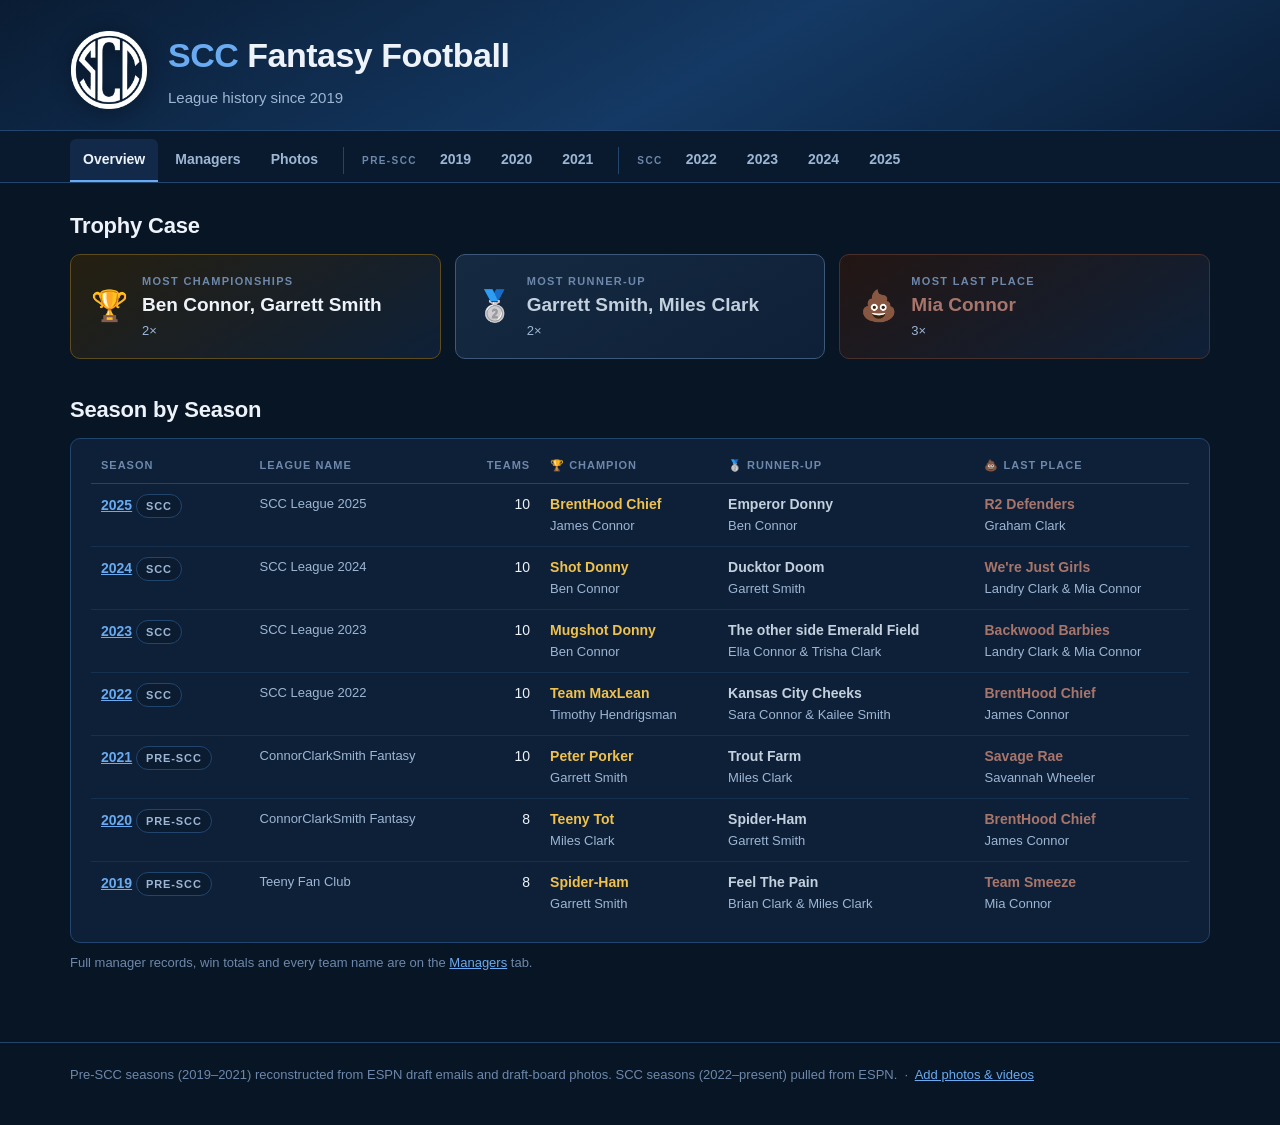
<file: index.html>
<!doctype html>
<html lang="en">
<head>
<meta charset="utf-8">
<meta name="viewport" content="width=device-width,initial-scale=1">
<title>SCC Fantasy Football — History</title>
<meta name="description" content="The complete history of the SCC fantasy football league: champions, draft boards, team names and records since 2019.">
<link rel="stylesheet" href="assets/style.css">
<link rel="icon" href="assets/favicon.png">
</head>
<body>

<header class="site">
  <div class="wrap brand">
    <img class="logo" src="assets/logo-white.png" alt="SCC league logo">
    <div>
      <h1 class="title" id="siteTitle">SCC Fantasy Football</h1>
      <p class="sub" id="siteSub">League history since 2019</p>
    </div>
  </div>
</header>

<nav class="tabs"><div class="wrap" id="tabs"></div></nav>

<main><div class="wrap" id="views">
  <div class="empty">Loading league history…</div>
</div></main>

<footer><div class="wrap">
  Pre-SCC seasons (2019–2021) reconstructed from ESPN draft emails and draft-board photos.
  SCC seasons (2022–present) pulled from ESPN.
  &nbsp;·&nbsp; <a href="add-photos.html">Add photos &amp; videos</a>
</div></footer>

<div id="lightbox"><img alt=""><video controls playsinline style="display:none"></video></div>
<script src="assets/app.js"></script>
</body>
</html>
</file>
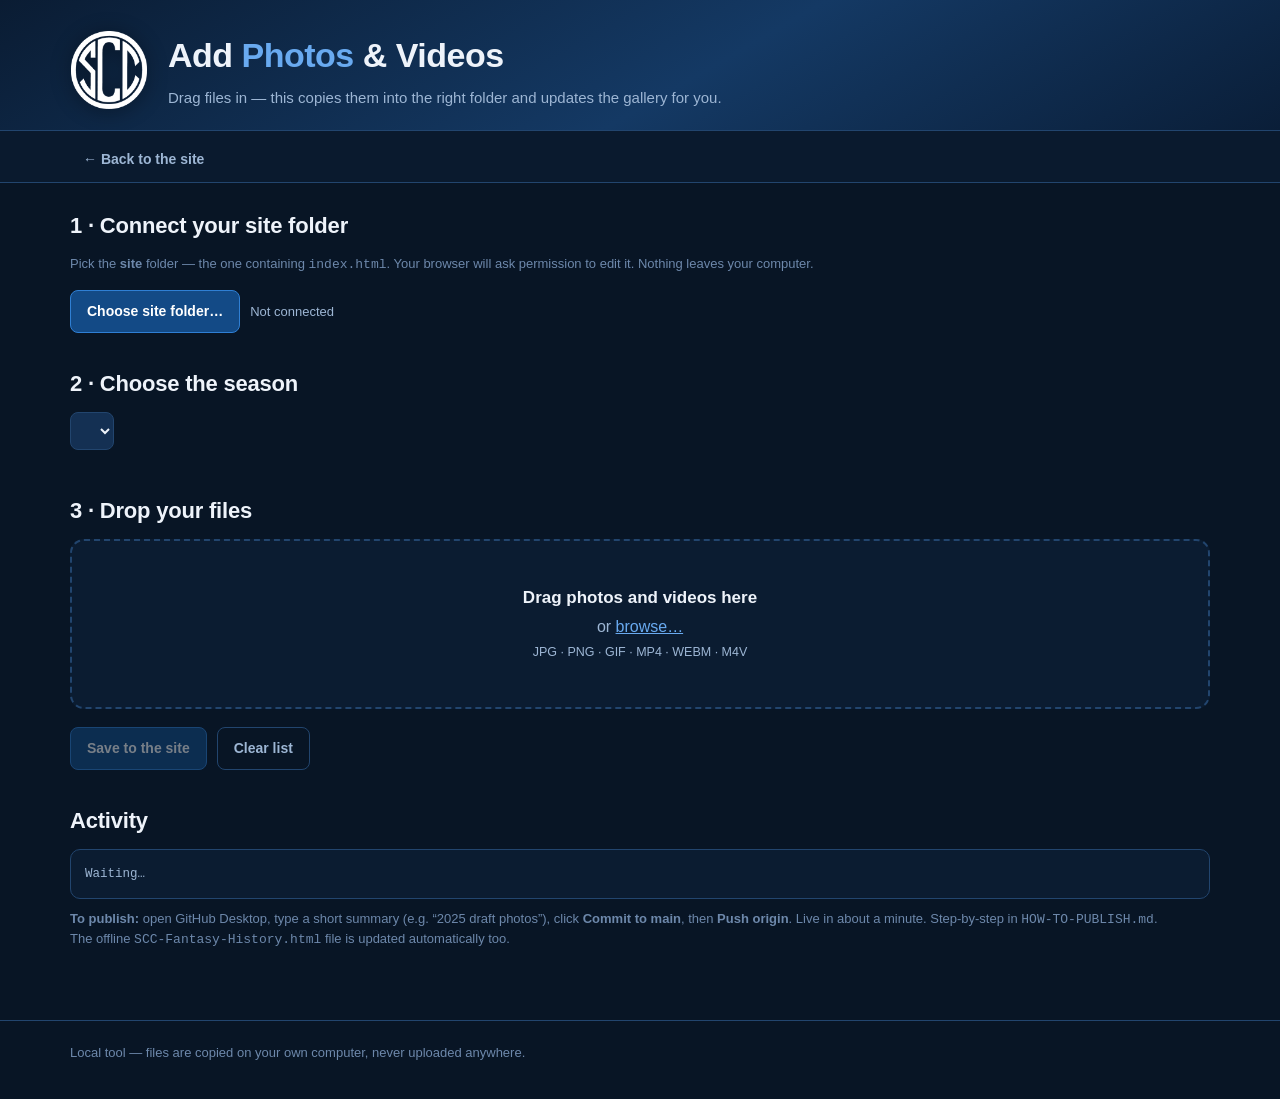
<file: add-photos.html>
<!doctype html>
<html lang="en">
<head>
<meta charset="utf-8">
<meta name="viewport" content="width=device-width,initial-scale=1">
<title>Add Photos &amp; Videos — SCC Fantasy History</title>
<link rel="stylesheet" href="assets/style.css">
<link rel="icon" href="assets/favicon.png">
<style>
  .step{margin:0 0 16px}
  .btn{
    display:inline-flex;align-items:center;gap:8px;background:var(--blue-dk);color:#fff;border:1px solid var(--blue);
    font:inherit;font-weight:650;font-size:14px;padding:10px 16px;border-radius:8px;cursor:pointer;
  }
  .btn:hover{background:var(--blue)}
  .btn[disabled]{opacity:.45;cursor:not-allowed}
  .btn.ghost{background:transparent;color:var(--muted);border-color:var(--line)}
  .btn.ghost:hover{background:#12294a;color:var(--ink)}
  .row{display:flex;gap:10px;align-items:center;flex-wrap:wrap}
  select,input[type=text]{
    background:var(--panel2);border:1px solid var(--line);color:var(--ink);border-radius:8px;
    padding:9px 11px;font:inherit;font-size:14px;
  }
  #drop{
    border:2px dashed var(--line);border-radius:14px;padding:44px 20px;text-align:center;
    background:#0b1c31;color:var(--muted);transition:.15s ease;margin-top:6px;
  }
  #drop.hot{border-color:var(--blue-lt);background:#12294a;color:var(--ink)}
  #drop b{display:block;font-size:17px;color:var(--ink);margin-bottom:4px}
  .queue{list-style:none;padding:0;margin:14px 0 0}
  .queue li{
    display:flex;gap:12px;align-items:center;padding:9px;border:1px solid var(--line);
    border-radius:10px;background:var(--panel);margin-bottom:8px;
  }
  .queue .thumb{width:74px;height:56px;flex:none;border-radius:6px;object-fit:cover;background:var(--panel2)}
  .queue .meta{flex:1;min-width:0}
  .queue .fn{font-weight:600;font-size:13.5px;word-break:break-all}
  .queue input[type=text]{width:100%;margin-top:5px;font-size:13px;padding:6px 9px}
  .queue .size{font-size:11.5px;color:var(--dim);white-space:nowrap}
  .x{background:none;border:0;color:var(--dim);font-size:19px;cursor:pointer;padding:0 6px}
  .x:hover{color:var(--toilet)}
  .warn{font-size:11.5px;color:var(--gold);margin-top:3px}
  .bad{color:var(--toilet)}
  .log{
    font:12.5px/1.6 ui-monospace,SFMono-Regular,Menlo,monospace;background:#0b1c31;border:1px solid var(--line);
    border-radius:10px;padding:14px;white-space:pre-wrap;color:var(--muted);max-height:280px;overflow:auto;
  }
  .ok{color:#7fd6a0}
  .existing{display:flex;flex-wrap:wrap;gap:8px;margin-top:10px}
  .existing span{
    font-size:12px;background:var(--panel2);border:1px solid var(--line);border-radius:99px;
    padding:4px 10px;color:var(--muted);display:inline-flex;align-items:center;gap:7px;
  }
  .existing button{background:none;border:0;color:var(--dim);cursor:pointer;font-size:14px;padding:0;line-height:1}
  .existing button:hover{color:var(--toilet)}
</style>
</head>
<body>

<header class="site">
  <div class="wrap brand">
    <img class="logo" src="assets/logo-white.png" alt="SCC league logo">
    <div>
      <h1 class="title">Add <span>Photos</span> &amp; Videos</h1>
      <p class="sub">Drag files in — this copies them into the right folder and updates the gallery for you.</p>
    </div>
  </div>
</header>

<nav class="tabs"><div class="wrap">
  <button onclick="location.href='index.html'">← Back to the site</button>
</div></nav>

<main><div class="wrap">

  <div id="unsupported" class="empty" style="display:none">
    <b>This browser can't write files.</b><br><br>
    Use <b>Chrome</b> or <b>Edge</b> on a computer. Safari and Firefox don't support the folder-access
    feature this tool needs. (You can still add files by hand — see <code>HOW-TO-PUBLISH.md</code>.)
  </div>

  <div id="app">
    <h2>1 · Connect your site folder</h2>
    <p class="note step">Pick the <b>site</b> folder — the one containing <code>index.html</code>. Your browser will
      ask permission to edit it. Nothing leaves your computer.</p>
    <div class="row">
      <button class="btn" id="pick">Choose site folder…</button>
      <span id="folderState" class="oname">Not connected</span>
    </div>

    <h2>2 · Choose the season</h2>
    <div class="row">
      <select id="year"></select>
      <span class="oname" id="yearState"></span>
    </div>
    <div class="existing" id="existing"></div>

    <h2>3 · Drop your files</h2>
    <div id="drop">
      <b>Drag photos and videos here</b>
      or <a href="#" id="browse">browse…</a><br>
      <span style="font-size:12.5px">JPG · PNG · GIF · MP4 · WEBM · M4V</span>
    </div>
    <input type="file" id="filein" multiple accept="image/*,video/*" style="display:none">
    <div id="suggest" style="display:none"></div>
    <ul class="queue" id="queue"></ul>

    <div class="row" style="margin-top:18px">
      <button class="btn" id="save" disabled>Save to the site</button>
      <button class="btn ghost" id="clear">Clear list</button>
    </div>

    <h2>Activity</h2>
    <div class="log" id="log">Waiting…</div>
    <p class="note"><b>To publish:</b> open GitHub Desktop, type a short summary
      (e.g. &ldquo;2025 draft photos&rdquo;), click <b>Commit to main</b>, then <b>Push origin</b>.
      Live in about a minute. Step-by-step in <code>HOW-TO-PUBLISH.md</code>.<br>
      The offline <code>SCC-Fantasy-History.html</code> file is updated automatically too.</p>
  </div>

</div></main>

<footer><div class="wrap">Local tool — files are copied on your own computer, never uploaded anywhere.</div></footer>

<script>
(function () {
  "use strict";
  var $ = function (s) { return document.querySelector(s); };
  var VIDEO = /\.(mp4|m4v|mov|webm|ogv)$/i;
  var IMAGE = /\.(jpe?g|png|gif|webp|avif)$/i;
  var HEIC  = /\.(heic|heif)$/i;

  var root = null;            // site folder handle
  var photosJson = null;      // parsed data/photos.json
  var queue = [];             // {file, name, caption}

  if (!window.showDirectoryPicker) {
    $("#unsupported").style.display = "";
    $("#app").style.display = "none";
    return;
  }

  function log(msg, cls) {
    var el = $("#log");
    if (el.textContent === "Waiting…") el.textContent = "";
    var line = document.createElement("div");
    if (cls) line.className = cls;
    line.textContent = msg;
    el.appendChild(line);
    el.scrollTop = el.scrollHeight;
  }
  function esc(s) {
    return String(s == null ? "" : s).replace(/[&<>"]/g, function (c) {
      return { "&": "&amp;", "<": "&lt;", ">": "&gt;", '"': "&quot;" }[c];
    });
  }
  function human(b) {
    return b > 1048576 ? (b / 1048576).toFixed(1) + " MB" : Math.max(1, Math.round(b / 1024)) + " KB";
  }
  // "Draft Night 2019 (1).JPG" -> "draft-night-2019-1.jpg"
  function safeName(n) {
    var dot = n.lastIndexOf(".");
    var stem = dot > 0 ? n.slice(0, dot) : n;
    var ext = dot > 0 ? n.slice(dot).toLowerCase() : "";
    stem = stem.toLowerCase().replace(/[^a-z0-9]+/g, "-").replace(/^-+|-+$/g, "") || "file";
    return stem + ext;
  }


  /* ---------- capture-date detection ----------
     JPEG: EXIF DateTimeOriginal (APP1 segment). MP4/MOV: mvhd creation time.
     Deliberately advisory only — a screenshot of an old photo carries the date the
     screenshot was taken, so we suggest a season and let the user confirm. */
  function readU16(dv, off, little) { return dv.getUint16(off, little); }
  function readU32(dv, off, little) { return dv.getUint32(off, little); }

  function exifDateFromJpeg(buf) {
    var dv = new DataView(buf);
    if (dv.byteLength < 4 || dv.getUint16(0) !== 0xFFD8) return null;   // not a JPEG
    var off = 2;
    while (off + 4 < dv.byteLength) {
      if (dv.getUint8(off) !== 0xFF) break;
      var marker = dv.getUint8(off + 1), size = dv.getUint16(off + 2);
      if (marker === 0xE1) {                                            // APP1
        var start = off + 4;
        var tag = "";
        for (var i = 0; i < 4; i++) tag += String.fromCharCode(dv.getUint8(start + i));
        if (tag !== "Exif") return null;
        return exifDateFromTiff(dv, start + 6);
      }
      if (marker === 0xDA) break;                                       // start of scan
      off += 2 + size;
    }
    return null;
  }

  function exifDateFromTiff(dv, base) {
    if (base + 8 > dv.byteLength) return null;
    var bo = dv.getUint16(base);
    var little = bo === 0x4949;
    if (!little && bo !== 0x4D4D) return null;
    if (readU16(dv, base + 2, little) !== 0x002A) return null;

    function findTag(ifdOff, want) {
      if (ifdOff + 2 > dv.byteLength) return null;
      var n = readU16(dv, ifdOff, little), hit = null;
      for (var i = 0; i < n; i++) {
        var e = ifdOff + 2 + i * 12;
        if (e + 12 > dv.byteLength) break;
        if (readU16(dv, e, little) === want) hit = e;
      }
      return hit;
    }
    function asciiAt(entry) {
      var count = readU32(dv, entry + 4, little);
      var valOff = count > 4 ? base + readU32(dv, entry + 8, little) : entry + 8;
      var out = "";
      for (var i = 0; i < count - 1 && valOff + i < dv.byteLength; i++) {
        out += String.fromCharCode(dv.getUint8(valOff + i));
      }
      return out;
    }

    var ifd0 = base + readU32(dv, base + 4, little);
    var str = null;
    var ptr = findTag(ifd0, 0x8769);                                    // Exif sub-IFD
    if (ptr) {
      var sub = base + readU32(dv, ptr + 8, little);
      var orig = findTag(sub, 0x9003) || findTag(sub, 0x9004);          // DateTimeOriginal / Digitized
      if (orig) str = asciiAt(orig);
    }
    if (!str) {
      var dt = findTag(ifd0, 0x0132);                                   // plain DateTime
      if (dt) str = asciiAt(dt);
    }
    if (!str) return null;
    var m = str.match(/^(\d{4})[:\-](\d{2})[:\-](\d{2})/);
    return m ? new Date(+m[1], +m[2] - 1, +m[3]) : null;
  }

  function mp4DateFromBuffer(buf) {
    var dv = new DataView(buf);
    function walk(start, end, depth) {
      var off = start;
      while (off + 8 <= end && depth < 5) {
        var size = dv.getUint32(off);
        var type = "";
        for (var i = 0; i < 4; i++) type += String.fromCharCode(dv.getUint8(off + 4 + i));
        if (size === 1) return null;                                    // 64-bit box, skip
        if (size < 8) return null;
        if (type === "moov" || type === "trak" || type === "mdia") {
          var r = walk(off + 8, Math.min(off + size, end), depth + 1);
          if (r) return r;
        } else if (type === "mvhd" || type === "mdhd") {
          var v = dv.getUint8(off + 8);
          var secs = v === 1 ? Number(dv.getBigUint64(off + 12)) : dv.getUint32(off + 12);
          if (secs > 0) {
            // QuickTime epoch is 1904-01-01
            var d = new Date((secs - 2082844800) * 1000);
            if (d.getFullYear() > 1970 && d.getFullYear() < 2100) return d;
          }
        }
        off += size;
      }
      return null;
    }
    return walk(0, dv.byteLength, 0);
  }

  function readMediaDate(file) {
    // the header is all we need; never read a whole video into memory
    var slice = file.slice(0, 256 * 1024);
    return slice.arrayBuffer().then(function (buf) {
      try {
        if (/\.(jpe?g)$/i.test(file.name)) return exifDateFromJpeg(buf);
        if (VIDEO.test(file.name)) return mp4DateFromBuffer(buf);
      } catch (e) { /* malformed header - just give up quietly */ }
      return null;
    }).catch(function () { return null; });
  }

  /* ---------- step 1: connect folder ---------- */
  $("#pick").onclick = async function () {
    try {
      var handle = await window.showDirectoryPicker({ mode: "readwrite" });
      // sanity-check that this really is the site folder
      try {
        await handle.getFileHandle("index.html");
      } catch (e) {
        log("That folder has no index.html — pick the 'site' folder itself.", "bad");
        return;
      }
      var dataDir = await handle.getDirectoryHandle("data");
      var fh = await dataDir.getFileHandle("photos.json");
      photosJson = JSON.parse(await (await fh.getFile()).text());
      root = handle;
      $("#folderState").textContent = "Connected: " + handle.name;
      $("#folderState").style.color = "var(--ink)";
      log("Connected to " + handle.name + "/", "ok");
      await loadYears(dataDir);
      // if photos.json was hand-edited, push those edits into the offline copy now
      await refreshStandalone(true);
      refreshExisting();
      refreshSave();
    } catch (e) {
      if (e && e.name === "AbortError") return;   // user closed the picker
      if (e && e.name === "SecurityError") {
        log("This browser won't grant folder access to a file opened directly.", "bad");
        log("Fix: open a Terminal, run  cd <your site folder> && python3 -m http.server 8000", "bad");
        log("then visit  http://localhost:8000/add-photos.html", "bad");
        return;
      }
      log("Could not open that folder: " + e.message, "bad");
    }
  };

  async function loadYears(dataDir) {
    var years = Object.keys(photosJson).filter(function (k) { return /^\d{4}$/.test(k); });
    try {
      var lh = await dataDir.getFileHandle("league.json");
      var lg = JSON.parse(await (await lh.getFile()).text());
      (lg.seasons || []).forEach(function (s) {
        if (years.indexOf(String(s.year)) < 0) years.push(String(s.year));
      });
    } catch (e) { /* league.json optional here */ }
    years.sort().reverse();
    var sel = $("#year");
    sel.innerHTML = years.map(function (y) { return "<option>" + y + "</option>"; }).join("");
    sel.onchange = function () { refreshExisting(); suggestYear(); };
  }

  function refreshExisting() {
    var y = $("#year").value;
    var list = (photosJson && photosJson[y]) || [];
    $("#yearState").textContent = list.length
      ? list.length + " item" + (list.length === 1 ? "" : "s") + " already in this season"
      : "nothing in this season yet";
    $("#existing").innerHTML = list.map(function (p, i) {
      return "<span>" + (VIDEO.test(p.file) ? "▶ " : "") + esc(p.file) +
        "<button title='Remove from the gallery' data-i='" + i + "'>×</button></span>";
    }).join("");
    Array.prototype.forEach.call($("#existing").querySelectorAll("button"), function (b) {
      b.onclick = async function () {
        var idx = +b.dataset.i, removed = photosJson[y][idx];
        photosJson[y].splice(idx, 1);
        await writeJson();
        log("Removed " + removed.file + " from " + y + " (the file itself is still on disk).");
        refreshExisting();
      };
    });
  }

  /* ---------- step 3: queue files ---------- */
  var drop = $("#drop");
  ["dragenter", "dragover"].forEach(function (ev) {
    drop.addEventListener(ev, function (e) { e.preventDefault(); drop.classList.add("hot"); });
  });
  ["dragleave", "drop"].forEach(function (ev) {
    drop.addEventListener(ev, function (e) { e.preventDefault(); drop.classList.remove("hot"); });
  });
  drop.addEventListener("drop", function (e) { add(e.dataTransfer.files); });
  // don't let a stray miss navigate away from the page
  window.addEventListener("dragover", function (e) { e.preventDefault(); });
  window.addEventListener("drop", function (e) { e.preventDefault(); });

  $("#browse").onclick = function (e) { e.preventDefault(); $("#filein").click(); };
  $("#filein").onchange = function () { add(this.files); this.value = ""; };

  function add(files) {
    Array.prototype.forEach.call(files, function (f) {
      var name = safeName(f.name);
      if (!IMAGE.test(name) && !VIDEO.test(name) && !HEIC.test(name)) {
        log("Skipped " + f.name + " — not a photo or video.", "bad");
        return;
      }
      if (queue.some(function (q) { return q.name === name; })) {
        log("Skipped " + f.name + " — already in the list.");
        return;
      }
      var item = { file: f, name: name, caption: "", taken: null };
      queue.push(item);
      readMediaDate(f).then(function (d) {
        item.taken = d;
        renderQueue();
        suggestYear();
      });
    });
    renderQueue();
    refreshSave();
    suggestYear();
  }

  /* If every dated file points at one season, offer it as a one-click switch.
     Never change the dropdown automatically — a screenshot of an old photo carries
     the date it was screenshotted, which would file it under the wrong year. */
  function suggestYear() {
    var box = $("#suggest");
    var years = {};
    queue.forEach(function (q) {
      if (q.taken) years[q.taken.getFullYear()] = (years[q.taken.getFullYear()] || 0) + 1;
    });
    var keys = Object.keys(years);
    var options = Array.prototype.map.call($("#year").options, function (o) { return o.value; });
    if (keys.length !== 1 || keys[0] === $("#year").value || options.indexOf(keys[0]) < 0) {
      box.innerHTML = "";
      box.style.display = "none";
      return;
    }
    var y = keys[0], n = years[y];
    box.style.display = "";
    box.innerHTML = "<span>📅 " + (n === 1
        ? "1 file looks like it was taken in <b>" + y + "</b>"
        : n + " files look like they were taken in <b>" + y + "</b>") +
      ", but <b>" + $("#year").value + "</b> is selected.</span> " +
      "<button class='btn ghost' id='useyear'>Switch to " + y + "</button>";
    $("#useyear").onclick = function () {
      $("#year").value = y;
      refreshExisting();
      suggestYear();
      log("Season set to " + y + " from the file dates.");
    };
  }

  function renderQueue() {
    var ul = $("#queue");
    ul.innerHTML = "";
    queue.forEach(function (q, i) {
      var li = document.createElement("li");
      var notes = [];
      var taken = q.taken
        ? q.taken.toLocaleDateString(undefined, { year: "numeric", month: "short", day: "numeric" })
        : null;
      if (HEIC.test(q.name)) notes.push("HEIC won't display in browsers — export as JPG first.");
      if (/\.mov$/i.test(q.name)) notes.push("MOV often won't play in Chrome — MP4 is safer.");
      if (q.file.size > 100 * 1048576) notes.push("Over 100 MB — GitHub will refuse this file.");
      else if (q.file.size > 50 * 1048576) notes.push("Over 50 MB — GitHub will warn about this.");

      li.innerHTML =
        "<img class='thumb' alt=''>" +
        "<div class='meta'><div class='fn'>" + (VIDEO.test(q.name) ? "▶ " : "") + esc(q.name) +
        (taken ? " <span class='taken'>📅 " + esc(taken) + "</span>" : "") + "</div>" +
        "<input type='text' placeholder='Caption (optional)' value='" + esc(q.caption) + "' data-i='" + i + "'>" +
        (notes.length ? "<div class='warn'>" + esc(notes.join(" ")) + "</div>" : "") +
        "</div><span class='size'>" + human(q.file.size) + "</span>" +
        "<button class='x' data-i='" + i + "' title='Remove'>×</button>";
      ul.appendChild(li);

      var img = li.querySelector(".thumb");
      if (IMAGE.test(q.name)) {
        var u = URL.createObjectURL(q.file);
        img.src = u;
        img.onload = function () { URL.revokeObjectURL(u); };
      } else {
        img.replaceWith(Object.assign(document.createElement("div"), {
          className: "thumb",
          style: "display:flex;align-items:center;justify-content:center;color:var(--muted);font-size:20px",
          textContent: VIDEO.test(q.name) ? "▶" : "?"
        }));
      }
      li.querySelector("input").oninput = function () { queue[+this.dataset.i].caption = this.value; };
      li.querySelector(".x").onclick = function () { queue.splice(+this.dataset.i, 1); renderQueue(); refreshSave(); };
    });
  }

  $("#clear").onclick = function () { queue = []; renderQueue(); refreshSave(); };
  function refreshSave() { $("#save").disabled = !(root && queue.length); }

  /* ---------- save ---------- */
  async function writeJson() {
    var dataDir = await root.getDirectoryHandle("data");
    var fh = await dataDir.getFileHandle("photos.json", { create: true });
    var w = await fh.createWritable();
    await w.write(JSON.stringify(photosJson, null, 2));
    await w.close();
    await refreshStandalone();
  }

  /* SCC-Fantasy-History.html has the JSON baked in, so editing photos.json alone
     would leave the offline copy stale. Splice the new data straight into it. */
  async function refreshStandalone(quiet) {
    var fh;
    try {
      fh = await root.getFileHandle("SCC-Fantasy-History.html");
    } catch (e) {
      return;                       // offline copy isn't there; nothing to do
    }
    try {
      var text = await (await fh.getFile()).text();
      var START = "window.SCC_DATA=", END = ";/*SCC_DATA_END*/";
      var a = text.indexOf(START), b = text.indexOf(END, a);
      if (a < 0 || b < 0) {
        log("Note: couldn't refresh SCC-Fantasy-History.html — re-run build_standalone.py to update it.", "bad");
        return;
      }
      var blob = JSON.parse(text.slice(a + START.length, b));
      blob["data/photos.json"] = photosJson;
      var updated = text.slice(0, a + START.length) +
        JSON.stringify(blob).replace(/<\//g, "<\\/") +
        text.slice(b);
      if (quiet && updated === text) return;      // already in sync, say nothing
      var w = await fh.createWritable();
      await w.write(updated);
      await w.close();
      log(quiet
        ? "Synced SCC-Fantasy-History.html with data/photos.json."
        : "Refreshed SCC-Fantasy-History.html too.", "ok");
    } catch (e) {
      log("Note: couldn't refresh SCC-Fantasy-History.html (" + e.message + ").", "bad");
    }
  }

  $("#save").onclick = async function () {
    var y = $("#year").value;
    $("#save").disabled = true;
    try {
      var photosDir = await root.getDirectoryHandle("photos", { create: true });
      var yearDir = await photosDir.getDirectoryHandle(y, { create: true });
      if (!photosJson[y]) photosJson[y] = [];

      for (var i = 0; i < queue.length; i++) {
        var q = queue[i];
        var name = q.name;
        // never silently overwrite an existing file
        var taken = photosJson[y].some(function (p) { return p.file === name; });
        if (taken) {
          var dot = name.lastIndexOf(".");
          name = name.slice(0, dot) + "-" + Date.now().toString(36).slice(-4) + name.slice(dot);
          log("A file named " + q.name + " already existed — saved as " + name + " instead.");
        }
        var fh = await yearDir.getFileHandle(name, { create: true });
        var w = await fh.createWritable();
        await w.write(q.file);
        await w.close();
        var entry = { file: name };
        if (q.caption.trim()) entry.caption = q.caption.trim();
        photosJson[y].push(entry);
        log("Saved photos/" + y + "/" + name + "  (" + human(q.file.size) + ")", "ok");
      }
      await writeJson();
      log("Updated data/photos.json — " + queue.length + " item(s) added to " + y + ".", "ok");
      log("Now commit and push to GitHub to publish.");
      queue = [];
      renderQueue();
      refreshExisting();
    } catch (e) {
      log("Save failed: " + e.message, "bad");
    }
    refreshSave();
  };
})();
</script>
</body>
</html>
</file>
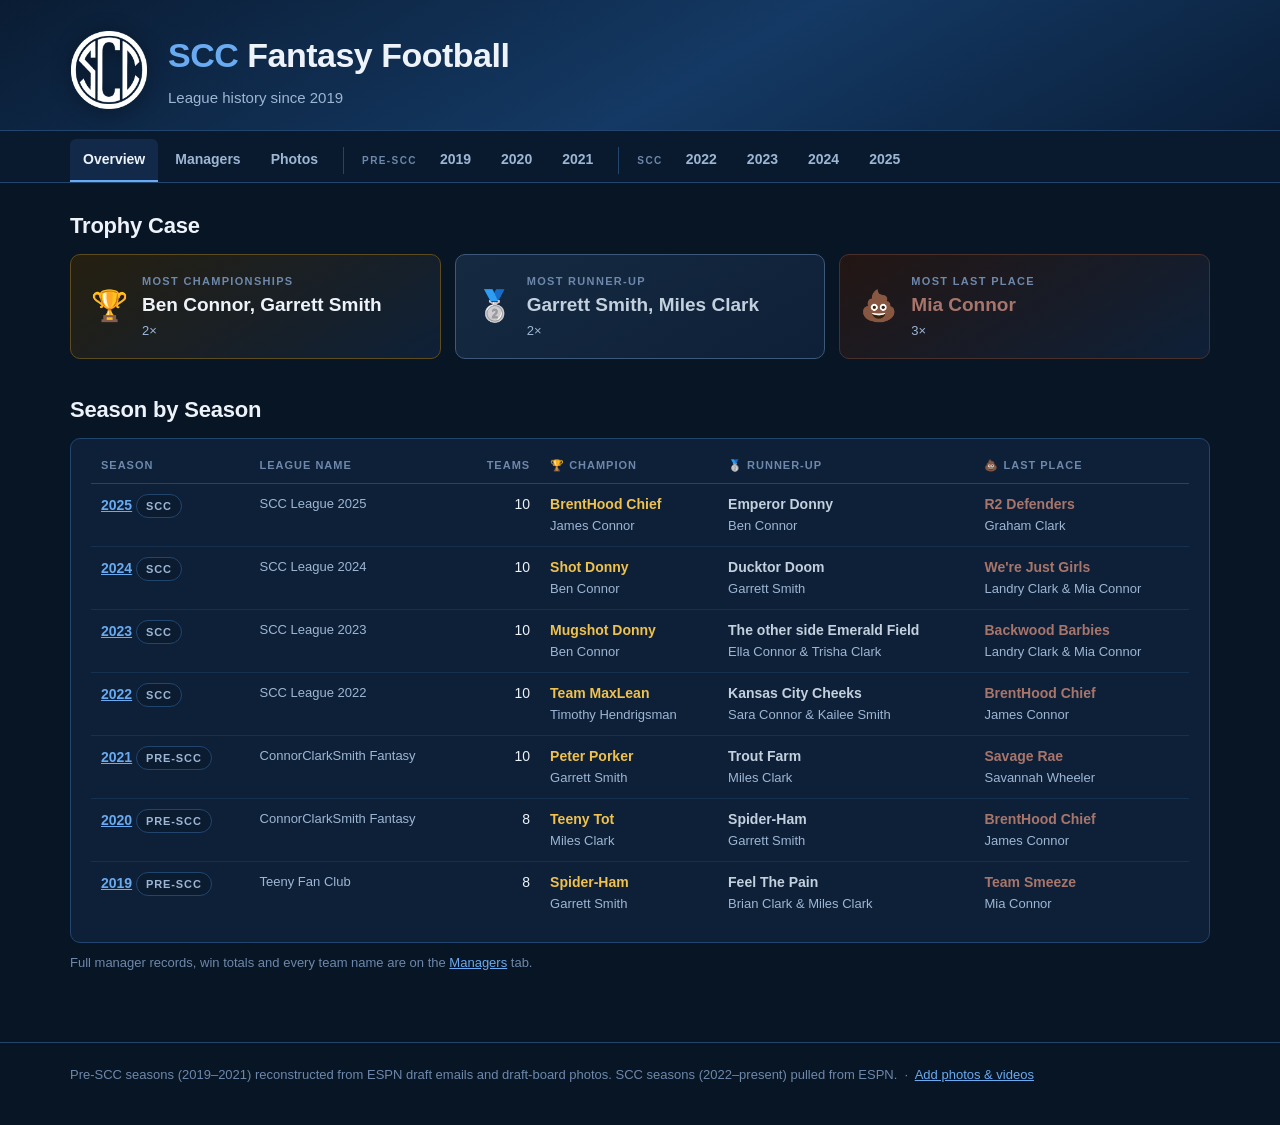
<file: SCC-Fantasy-History.html>
<!doctype html>
<html lang="en">
<head>
<meta charset="utf-8">
<meta name="viewport" content="width=device-width,initial-scale=1">
<title>SCC Fantasy Football — History</title>
<meta name="description" content="The complete history of the SCC fantasy football league: champions, draft boards, team names and records since 2019.">
<style>
:root{
  /* SEC-inspired navy & blue */
  --bg:#081525; --panel:#0e2038; --panel2:#143053; --line:#22456e;
  --ink:#eef3fa; --muted:#9db6d4; --dim:#6d88ab;
  --navy:#0a1a2f; --blue:#2f7fd4; --blue-lt:#69aaf0; --blue-dk:#134a86;
  --gold:#f0c14b; --champ:#f0c14b; --silver:#c3d0de; --toilet:#a8756b;
  --accent:#2f7fd4; --accent2:#69aaf0;
  --radius:10px; --maxw:1180px;
  --qb:#3f8fd8; --rb:#d0a13a; --wr:#d9793f; --te:#3fa9a0; --k:#9b7fd4; --dst:#6f8fb8;
}
*{box-sizing:border-box}
html,body{margin:0;padding:0}
body{
  background:var(--bg); color:var(--ink);
  font:16px/1.5 -apple-system,BlinkMacSystemFont,"Segoe UI",Roboto,Helvetica,Arial,sans-serif;
  -webkit-font-smoothing:antialiased;
}
a{color:var(--accent2)}
.wrap{max-width:var(--maxw);margin:0 auto;padding:0 20px}

/* ---------- header ---------- */
header.site{
  background:linear-gradient(150deg,#0a1c33 0%,#143964 55%,#0a1e38 100%);
  border-bottom:1px solid var(--line);
}
header.site .wrap{padding-top:30px;padding-bottom:20px}
h1.title{margin:0;font-size:34px;letter-spacing:-.5px;font-weight:750}
h1.title span{color:var(--gold)}
p.sub{margin:6px 0 0;color:var(--muted);font-size:15px}

/* ---------- nav ---------- */
nav.tabs{background:#0a1a2e;border-bottom:1px solid var(--line);position:sticky;top:0;z-index:20}
nav.tabs .wrap{display:flex;gap:4px;overflow-x:auto;padding-top:8px;padding-bottom:0;align-items:flex-end}
nav.tabs button{
  background:none;border:0;border-bottom:2px solid transparent;color:var(--muted);
  font:inherit;font-size:14px;font-weight:600;padding:10px 13px;cursor:pointer;white-space:nowrap;border-radius:6px 6px 0 0;
}
nav.tabs button:hover{color:var(--ink);background:#12294a}
nav.tabs button.on{color:var(--ink);border-bottom-color:var(--blue-lt);background:#12294a}
nav.tabs .sep{width:1px;background:var(--line);align-self:stretch;margin:8px 8px 8px}
nav.tabs .eralabel{
  font-size:10px;letter-spacing:.14em;text-transform:uppercase;color:var(--dim);
  padding:0 6px 14px;align-self:flex-end;font-weight:700;
}

/* ---------- layout ---------- */
main{padding:26px 0 70px}
section.view{display:none}
section.view.on{display:block}
h2{font-size:22px;margin:34px 0 12px;letter-spacing:-.2px}
h2:first-child{margin-top:0}
h3{font-size:15px;margin:0 0 10px;color:var(--muted);text-transform:uppercase;letter-spacing:.09em}
.card{background:var(--panel);border:1px solid var(--line);border-radius:var(--radius);padding:18px 20px}
.grid{display:grid;gap:14px}
.note{color:var(--dim);font-size:13px;margin:10px 0 0}
.empty{color:var(--dim);font-size:14px;padding:22px;text-align:center;border:1px dashed var(--line);border-radius:var(--radius);background:#0b1c31}
.empty code{background:#173352;padding:2px 6px;border-radius:4px;color:var(--muted);font-size:12px}

/* ---------- season hero ---------- */
.hero{display:grid;grid-template-columns:1fr;gap:14px;margin-bottom:8px}
.hero .meta{display:flex;flex-wrap:wrap;gap:8px 20px;color:var(--muted);font-size:14px;align-items:center}
.hero .meta b{color:var(--ink);font-weight:600}
.pill{display:inline-block;font-size:11px;font-weight:700;letter-spacing:.08em;text-transform:uppercase;
  padding:3px 9px;border-radius:99px;border:1px solid var(--line);color:var(--muted);background:#0b1c31}
.podium{display:grid;grid-template-columns:repeat(auto-fit,minmax(250px,1fr));gap:14px}
.podium .card{display:flex;gap:14px;align-items:center}
.podium .ico{font-size:30px;line-height:1}
.podium .lbl{font-size:11px;letter-spacing:.12em;text-transform:uppercase;color:var(--dim);font-weight:700}
.podium .team{font-size:19px;font-weight:700;margin:2px 0 1px}
.podium .own{font-size:13px;color:var(--muted)}
.podium.champ .team{color:var(--champ)}
.podium .card.champ{border-color:#5c4c1f;background:linear-gradient(150deg,#251f10,#0e2038)}
.podium .card.toilet{border-color:#4a302b;background:linear-gradient(150deg,#231613,#0e2038)}
.podium .card.toilet .team{color:var(--toilet)}

/* ---------- tables ---------- */
table{width:100%;border-collapse:collapse;font-size:14px}
th{
  text-align:left;font-size:11px;letter-spacing:.09em;text-transform:uppercase;color:var(--dim);
  font-weight:700;padding:0 10px 9px;border-bottom:1px solid var(--line);white-space:nowrap;
}
td{padding:10px;border-bottom:1px solid #16304f;vertical-align:top}
tr:last-child td{border-bottom:0}
tbody tr:hover{background:#12294a}
td.num,th.num{text-align:right;font-variant-numeric:tabular-nums}
.tname{font-weight:650}
.oname{color:var(--muted);font-size:13px}
.table-scroll{overflow-x:auto}
.rank{color:var(--dim);font-variant-numeric:tabular-nums;width:1%}
.trophy{color:var(--gold)}
.poop{color:var(--toilet)}

/* ---------- draft board ---------- */
.board-scroll{overflow-x:auto;border:1px solid var(--line);border-radius:var(--radius);background:var(--panel)}
table.board{font-size:13px;min-width:100%}
table.board th{
  padding:12px 10px;background:var(--panel2);position:sticky;top:0;
  border-bottom:1px solid var(--line);font-size:11px;color:var(--muted);min-width:150px;
}
table.board th.rnd{min-width:44px;text-align:center;color:var(--dim)}
table.board td{padding:7px 10px;border-bottom:1px solid #16304f;border-right:1px solid #12283f}
table.board td:last-child{border-right:0}
table.board td.rnd{text-align:center;color:var(--dim);font-weight:700;background:var(--panel2);font-variant-numeric:tabular-nums}
table.board tr:hover td:not(.rnd){background:#12294a}
.pl{font-weight:600;display:block;line-height:1.3}
.pmeta{font-size:11px;color:var(--dim)}
.pos{display:inline-block;font-size:9.5px;font-weight:800;letter-spacing:.05em;padding:1px 5px;border-radius:3px;
  color:#07131f;margin-right:5px;vertical-align:1px}
.pos.QB{background:var(--qb)}.pos.RB{background:var(--rb)}.pos.WR{background:var(--wr)}
.pos.TE{background:var(--te)}.pos.K{background:var(--k)}.pos[class*="D/ST"],.pos.DST{background:var(--dst)}

/* ---------- owner cards ---------- */
.owners{display:grid;grid-template-columns:repeat(auto-fill,minmax(330px,1fr));gap:14px}
.owner h4{margin:0;font-size:18px}
.owner .tallies{display:flex;gap:14px;margin:8px 0 14px;font-size:13px;color:var(--muted);flex-wrap:wrap}
.owner .tallies b{color:var(--ink)}
.hist{list-style:none;margin:0;padding:0;font-size:13.5px}
.hist li{display:flex;gap:10px;padding:5px 0;border-bottom:1px solid #16304f}
.hist li:last-child{border-bottom:0}
.hist .yr{color:var(--dim);font-variant-numeric:tabular-nums;width:38px;flex:none;font-weight:600}
.hist .nm{flex:1}
.hist .mark{flex:none}

/* ---------- photos ---------- */
.gallery{display:grid;grid-template-columns:repeat(auto-fill,minmax(210px,1fr));gap:12px}
.gallery figure{margin:0;background:var(--panel);border:1px solid var(--line);border-radius:var(--radius);overflow:hidden}
.gallery img{width:100%;display:block;aspect-ratio:4/3;object-fit:cover;background:#143053;cursor:zoom-in}
.gallery figcaption{padding:8px 10px;font-size:12.5px;color:var(--muted)}
#lightbox{position:fixed;inset:0;background:rgba(5,14,26,.95);display:none;align-items:center;justify-content:center;z-index:100;padding:30px;cursor:zoom-out}
#lightbox.on{display:flex}
#lightbox img{max-width:100%;max-height:100%;border-radius:8px}

footer{border-top:1px solid var(--line);color:var(--dim);font-size:13px;padding:22px 0 40px}
@media (max-width:640px){
  h1.title{font-size:26px}
  .wrap{padding:0 14px}
  .owners{grid-template-columns:1fr}
}

/* playoff cutoff divider in season standings */
tr.cutoff td{border-top:2px solid var(--line);position:relative}
tr.cutoff td:first-child::before{
  content:"playoff cutoff";position:absolute;top:-9px;left:10px;font-size:9px;letter-spacing:.1em;
  text-transform:uppercase;color:var(--dim);background:var(--panel);padding:0 6px;white-space:nowrap;
}

/* ---------- brand / logo ---------- */
header.site .brand{display:flex;align-items:center;gap:20px}
header.site .logo{
  width:78px;height:78px;flex:none;object-fit:contain;
  filter:drop-shadow(0 2px 10px rgba(0,0,0,.45));
}
h1.title span{color:var(--blue-lt)}

/* watermark of the crest behind each season header */
.hero{position:relative}
.hero::after{
  content:"";position:absolute;right:-6px;top:-14px;width:120px;height:120px;
  background:url(assets/logo-white.png) center/contain no-repeat;opacity:.045;pointer-events:none;
}
.medal{color:var(--silver)}
.podium .card.silver{border-color:#3d5878;background:linear-gradient(150deg,#152a41,#0e2038)}
.podium .card.silver .team{color:var(--silver)}

/* manager cards */
.mgr .crown{font-size:12px;color:var(--dim);margin-left:6px;font-weight:600}
.statline{display:flex;flex-wrap:wrap;gap:6px;margin:10px 0 14px}
.stat{
  display:flex;flex-direction:column;align-items:center;min-width:52px;padding:6px 9px;
  background:var(--panel2);border:1px solid var(--line);border-radius:8px;line-height:1.15;
}
.stat b{font-size:16px;font-variant-numeric:tabular-nums}
.stat span{font-size:9.5px;letter-spacing:.08em;text-transform:uppercase;color:var(--dim);margin-top:2px}
.stat.gold b{color:var(--gold)} .stat.silv b{color:var(--silver)} .stat.bad b{color:var(--toilet)}

/* ---------- video in galleries ---------- */
.gallery figure.vid .thumb{position:relative;cursor:pointer;background:#143053}
.gallery figure.vid video{
  width:100%;display:block;aspect-ratio:4/3;object-fit:cover;background:#143053;
}
.gallery figure.vid .play{
  position:absolute;inset:0;display:flex;align-items:center;justify-content:center;
  font-size:26px;color:#fff;text-shadow:0 2px 12px rgba(0,0,0,.7);
  background:radial-gradient(circle at center, rgba(8,21,37,.35) 0%, rgba(8,21,37,.06) 60%);
  transition:background .15s ease;
}
.gallery figure.vid .thumb:hover .play{background:radial-gradient(circle at center, rgba(8,21,37,.5) 0%, rgba(8,21,37,.15) 60%)}
#lightbox video{max-width:100%;max-height:100%;border-radius:8px;background:#000;cursor:default}

/* ---------- all-photos tab ---------- */
.yearjump{display:flex;flex-wrap:wrap;gap:8px;margin:14px 0 6px}
.yearjump a{
  display:inline-flex;align-items:center;gap:7px;font-size:13px;font-weight:650;text-decoration:none;
  background:var(--panel2);border:1px solid var(--line);border-radius:99px;padding:5px 13px;color:var(--muted);
}
.yearjump a:hover{background:#12294a;color:var(--ink);border-color:var(--blue)}
.yearjump a span{
  font-size:11px;font-weight:700;background:var(--blue-dk);color:#fff;
  border-radius:99px;padding:1px 7px;min-width:20px;text-align:center;
}
.yearhead{
  display:flex;align-items:baseline;justify-content:space-between;gap:14px;
  margin:30px 0 12px;border-bottom:1px solid var(--line);padding-bottom:8px;
}
.yearhead h3{margin:0;font-size:19px;color:var(--ink);text-transform:none;letter-spacing:-.2px}
.yearhead a{text-decoration:none;font-size:13px;white-space:nowrap}
.yearhead a:hover{color:var(--blue-lt)}

/* capture-date hint in the add-photos queue */
.taken{font-size:11px;color:var(--blue-lt);font-weight:600;white-space:nowrap}
#suggest{
  display:flex;align-items:center;gap:12px;flex-wrap:wrap;margin:14px 0 0;padding:11px 14px;
  border:1px solid var(--blue-dk);background:#102a48;border-radius:10px;font-size:13.5px;color:var(--muted);
}
#suggest b{color:var(--ink)}

/* a gallery entry whose file isn't on disk */
.gallery figure.gone{border-color:#4a302b;background:#1c1412}
.gallery .missing{
  width:100%;aspect-ratio:4/3;display:flex;flex-direction:column;align-items:center;justify-content:center;
  gap:6px;background:#20161a;color:var(--toilet);text-align:center;padding:12px;
}
.gallery .missing b{font-size:13px}
.gallery .missing span{
  font:11px/1.4 ui-monospace,SFMono-Regular,Menlo,monospace;color:var(--dim);
  word-break:break-all;max-width:100%;
}

</style>
<link rel="icon" href="assets/favicon.png">
</head>
<body>

<header class="site">
  <div class="wrap brand">
    <img class="logo" src="assets/logo-white.png" alt="SCC league logo">
    <div>
      <h1 class="title" id="siteTitle">SCC Fantasy Football</h1>
      <p class="sub" id="siteSub">League history since 2019</p>
    </div>
  </div>
</header>

<nav class="tabs"><div class="wrap" id="tabs"></div></nav>

<main><div class="wrap" id="views">
  <div class="empty">Loading league history…</div>
</div></main>

<footer><div class="wrap">
  Pre-SCC seasons (2019–2021) reconstructed from ESPN draft emails and draft-board photos.
  SCC seasons (2022–present) pulled from ESPN.
  &nbsp;·&nbsp; <a href="add-photos.html">Add photos &amp; videos</a>
</div></footer>

<div id="lightbox"><img alt=""><video controls playsinline style="display:none"></video></div>
<script>window.SCC_DATA={"data/draft2019.json":[{"round":1,"overall":1,"team":"Spider-Ham","player":"Saquon Barkley","slot":1,"pos":"RB","nfl":"New York Giants"},{"round":1,"overall":2,"team":"Brentwood Chief","player":"Christian McCaffrey","slot":2,"pos":"RB","nfl":"Carolina Panthers"},{"round":1,"overall":3,"team":"Brenthood Thanos","player":"Alvin Kamara","slot":3,"pos":"RB","nfl":"New Orleans Saints"},{"round":1,"overall":4,"team":"Team Smeeze","player":"Ezekiel Elliott","slot":4,"pos":"RB","nfl":"Dallas Cowboys"},{"round":1,"overall":5,"team":"Team Kailee","player":"David Johnson","slot":5,"pos":"RB","nfl":"Arizona Cardinals"},{"round":1,"overall":6,"team":"Team Savannah","player":"Le'Veon Bell","slot":6,"pos":"RB","nfl":"New York Jets"},{"round":1,"overall":7,"team":"Feel The Pain","player":"Patrick Mahomes","slot":7,"pos":"QB","nfl":"Kansas City Chiefs"},{"round":1,"overall":8,"team":"SConnor Smash","player":"Keenan Allen","slot":8,"pos":"WR","nfl":"Los Angeles Chargers"},{"round":2,"overall":9,"team":"SConnor Smash","player":"Melvin Gordon","slot":8,"pos":"RB","nfl":"Los Angeles Chargers"},{"round":2,"overall":10,"team":"Feel The Pain","player":"Joe Mixon","slot":7,"pos":"RB","nfl":"Cincinnati Bengals"},{"round":2,"overall":11,"team":"Team Savannah","player":"Tyreek Hill","slot":6,"pos":"WR","nfl":"Kansas City Chiefs"},{"round":2,"overall":12,"team":"Team Kailee","player":"DeAndre Hopkins","slot":5,"pos":"WR","nfl":"Houston Texans"},{"round":2,"overall":13,"team":"Team Smeeze","player":"Jared Cook","slot":4,"pos":"TE","nfl":"New Orleans Saints"},{"round":2,"overall":14,"team":"Brenthood Thanos","player":"Odell Beckham Jr.","slot":3,"pos":"WR","nfl":"Cleveland Browns"},{"round":2,"overall":15,"team":"Brentwood Chief","player":"Baker Mayfield","slot":2,"pos":"QB","nfl":"Cleveland Browns"},{"round":2,"overall":16,"team":"Spider-Ham","player":"James Conner","slot":1,"pos":"RB","nfl":"Pittsburgh Steelers"},{"round":3,"overall":17,"team":"Spider-Ham","player":"Michael Thomas","slot":1,"pos":"WR","nfl":"New Orleans Saints"},{"round":3,"overall":18,"team":"Brentwood Chief","player":"Drew Brees","slot":2,"pos":"QB","nfl":"New Orleans Saints"},{"round":3,"overall":19,"team":"Brenthood Thanos","player":"Antonio Brown","slot":3,"pos":"WR","nfl":"Oakland Raiders"},{"round":3,"overall":20,"team":"Team Smeeze","player":"A.J. Green","slot":4,"pos":"WR","nfl":"Cincinnati Bengals"},{"round":3,"overall":21,"team":"Team Kailee","player":"Davante Adams","slot":5,"pos":"WR","nfl":"Green Bay Packers"},{"round":3,"overall":22,"team":"Team Savannah","player":"Nick Chubb","slot":6,"pos":"RB","nfl":"Cleveland Browns"},{"round":3,"overall":23,"team":"Feel The Pain","player":"Travis Kelce","slot":7,"pos":"TE","nfl":"Kansas City Chiefs"},{"round":3,"overall":24,"team":"SConnor Smash","player":"Devonta Freeman","slot":8,"pos":"RB","nfl":"Atlanta Falcons"},{"round":4,"overall":25,"team":"SConnor Smash","player":"Stefon Diggs","slot":8,"pos":"WR","nfl":"Minnesota Vikings"},{"round":4,"overall":26,"team":"Feel The Pain","player":"Julio Jones","slot":7,"pos":"WR","nfl":"Atlanta Falcons"},{"round":4,"overall":27,"team":"Team Savannah","player":"JuJu Smith-Schuster","slot":6,"pos":"WR","nfl":"Pittsburgh Steelers"},{"round":4,"overall":28,"team":"Team Kailee","player":"Todd Gurley II","slot":5,"pos":"RB","nfl":"Los Angeles Rams"},{"round":4,"overall":29,"team":"Team Smeeze","player":"Chargers D/ST","slot":4,"pos":"D/ST","nfl":"Los Angeles Chargers"},{"round":4,"overall":30,"team":"Brenthood Thanos","player":"Russell Wilson","slot":3,"pos":"QB","nfl":"Seattle Seahawks"},{"round":4,"overall":31,"team":"Brentwood Chief","player":"George Kittle","slot":2,"pos":"TE","nfl":"San Francisco 49ers"},{"round":4,"overall":32,"team":"Spider-Ham","player":"Mike Evans","slot":1,"pos":"WR","nfl":"Tampa Bay Buccaneers"},{"round":5,"overall":33,"team":"Spider-Ham","player":"Dalvin Cook","slot":1,"pos":"RB","nfl":"Minnesota Vikings"},{"round":5,"overall":34,"team":"Brentwood Chief","player":"Amari Cooper","slot":2,"pos":"WR","nfl":"Dallas Cowboys"},{"round":5,"overall":35,"team":"Brenthood Thanos","player":"Hunter Henry","slot":3,"pos":"TE","nfl":"Los Angeles Chargers"},{"round":5,"overall":36,"team":"Team Smeeze","player":"LeSean McCoy","slot":4,"pos":"RB","nfl":"Buffalo Bills"},{"round":5,"overall":37,"team":"Team Kailee","player":"Derrick Henry","slot":5,"pos":"RB","nfl":"Tennessee Titans"},{"round":5,"overall":38,"team":"Team Savannah","player":"Zach Ertz","slot":6,"pos":"TE","nfl":"Philadelphia Eagles"},{"round":5,"overall":39,"team":"Feel The Pain","player":"Chris Carson","slot":7,"pos":"RB","nfl":"Seattle Seahawks"},{"round":5,"overall":40,"team":"SConnor Smash","player":"Kerryon Johnson","slot":8,"pos":"RB","nfl":"Detroit Lions"},{"round":6,"overall":41,"team":"SConnor Smash","player":"Josh Jacobs","slot":8,"pos":"RB","nfl":"Oakland Raiders"},{"round":6,"overall":42,"team":"Feel The Pain","player":"Julian Edelman","slot":7,"pos":"WR","nfl":"New England Patriots"},{"round":6,"overall":43,"team":"Team Savannah","player":"Leonard Fournette","slot":6,"pos":"RB","nfl":"Jacksonville Jaguars"},{"round":6,"overall":44,"team":"Team Kailee","player":"Aaron Jones","slot":5,"pos":"RB","nfl":"Green Bay Packers"},{"round":6,"overall":45,"team":"Team Smeeze","player":"Darrell Henderson","slot":4,"pos":"RB","nfl":"Los Angeles Rams"},{"round":6,"overall":46,"team":"Brenthood Thanos","player":"Phillip Lindsay","slot":3,"pos":"RB","nfl":"Denver Broncos"},{"round":6,"overall":47,"team":"Brentwood Chief","player":"Dede Westbrook","slot":2,"pos":"WR","nfl":"Jacksonville Jaguars"},{"round":6,"overall":48,"team":"Spider-Ham","player":"O.J. Howard","slot":1,"pos":"TE","nfl":"Tampa Bay Buccaneers"},{"round":7,"overall":49,"team":"Spider-Ham","player":"Brandin Cooks","slot":1,"pos":"WR","nfl":"Los Angeles Rams"},{"round":7,"overall":50,"team":"Brentwood Chief","player":"Cam Newton","slot":2,"pos":"QB","nfl":"Carolina Panthers"},{"round":7,"overall":51,"team":"Brenthood Thanos","player":"Seahawks D/ST","slot":3,"pos":"D/ST","nfl":"Seattle Seahawks"},{"round":7,"overall":52,"team":"Team Smeeze","player":"Sterling Shepard","slot":4,"pos":"WR","nfl":"New York Giants"},{"round":7,"overall":53,"team":"Team Kailee","player":"Sony Michel","slot":5,"pos":"RB","nfl":"New England Patriots"},{"round":7,"overall":54,"team":"Team Savannah","player":"Matt Ryan","slot":6,"pos":"QB","nfl":"Atlanta Falcons"},{"round":7,"overall":55,"team":"Feel The Pain","player":"Greg Zuerlein","slot":7,"pos":"K","nfl":"Los Angeles Rams"},{"round":7,"overall":56,"team":"SConnor Smash","player":"Robert Woods","slot":8,"pos":"WR","nfl":"Los Angeles Rams"},{"round":8,"overall":57,"team":"SConnor Smash","player":"Mark Ingram II","slot":8,"pos":"RB","nfl":"Baltimore Ravens"},{"round":8,"overall":58,"team":"Feel The Pain","player":"Adam Thielen","slot":7,"pos":"WR","nfl":"Minnesota Vikings"},{"round":8,"overall":59,"team":"Team Savannah","player":"David Montgomery","slot":6,"pos":"RB","nfl":"Chicago Bears"},{"round":8,"overall":60,"team":"Team Kailee","player":"Kenny Golladay","slot":5,"pos":"WR","nfl":"Detroit Lions"},{"round":8,"overall":61,"team":"Team Smeeze","player":"Kenyan Drake","slot":4,"pos":"RB","nfl":"Miami Dolphins"},{"round":8,"overall":62,"team":"Brenthood Thanos","player":"Jason Myers","slot":3,"pos":"K","nfl":"Seattle Seahawks"},{"round":8,"overall":63,"team":"Brentwood Chief","player":"David Njoku","slot":2,"pos":"TE","nfl":"Cleveland Browns"},{"round":8,"overall":64,"team":"Spider-Ham","player":"Mike Williams","slot":1,"pos":"WR","nfl":"Los Angeles Chargers"},{"round":9,"overall":65,"team":"Spider-Ham","player":"Aaron Rodgers","slot":1,"pos":"QB","nfl":"Green Bay Packers"},{"round":9,"overall":66,"team":"Brentwood Chief","player":"Dion Lewis","slot":2,"pos":"RB","nfl":"Tennessee Titans"},{"round":9,"overall":67,"team":"Brenthood Thanos","player":"Kyler Murray","slot":3,"pos":"QB","nfl":"Arizona Cardinals"},{"round":9,"overall":68,"team":"Team Smeeze","player":"Chris Godwin","slot":4,"pos":"WR","nfl":"Tampa Bay Buccaneers"},{"round":9,"overall":69,"team":"Team Kailee","player":"T.Y. Hilton","slot":5,"pos":"WR","nfl":"Indianapolis Colts"},{"round":9,"overall":70,"team":"Team Savannah","player":"Tyler Lockett","slot":6,"pos":"WR","nfl":"Seattle Seahawks"},{"round":9,"overall":71,"team":"Feel The Pain","player":"Deshaun Watson","slot":7,"pos":"QB","nfl":"Houston Texans"},{"round":9,"overall":72,"team":"SConnor Smash","player":"Jarvis Landry","slot":8,"pos":"WR","nfl":"Cleveland Browns"},{"round":10,"overall":73,"team":"SConnor Smash","player":"Dak Prescott","slot":8,"pos":"QB","nfl":"Dallas Cowboys"},{"round":10,"overall":74,"team":"Feel The Pain","player":"Larry Fitzgerald","slot":7,"pos":"WR","nfl":"Arizona Cardinals"},{"round":10,"overall":75,"team":"Team Savannah","player":"Alshon Jeffery","slot":6,"pos":"WR","nfl":"Philadelphia Eagles"},{"round":10,"overall":76,"team":"Team Kailee","player":"Cooper Kupp","slot":5,"pos":"WR","nfl":"Los Angeles Rams"},{"round":10,"overall":77,"team":"Team Smeeze","player":"Kirk Cousins","slot":4,"pos":"QB","nfl":"Minnesota Vikings"},{"round":10,"overall":78,"team":"Brenthood Thanos","player":"Ronald Jones","slot":3,"pos":"RB","nfl":"Tampa Bay Buccaneers"},{"round":10,"overall":79,"team":"Brentwood Chief","player":"Andy Isabella","slot":2,"pos":"WR","nfl":"Arizona Cardinals"},{"round":10,"overall":80,"team":"Spider-Ham","player":"Justin Tucker","slot":1,"pos":"K","nfl":"Baltimore Ravens"},{"round":11,"overall":81,"team":"Spider-Ham","player":"Bears D/ST","slot":1,"pos":"D/ST","nfl":"Chicago Bears"},{"round":11,"overall":82,"team":"Brentwood Chief","player":"Texans D/ST","slot":2,"pos":"D/ST","nfl":"Houston Texans"},{"round":11,"overall":83,"team":"Brenthood Thanos","player":"Kalen Ballage","slot":3,"pos":"RB","nfl":"Miami Dolphins"},{"round":11,"overall":84,"team":"Team Smeeze","player":"Aldrick Rosas","slot":4,"pos":"K","nfl":"New York Giants"},{"round":11,"overall":85,"team":"Team Kailee","player":"DJ Moore","slot":5,"pos":"WR","nfl":"Carolina Panthers"},{"round":11,"overall":86,"team":"Team Savannah","player":"Harrison Butker","slot":6,"pos":"K","nfl":"Kansas City Chiefs"},{"round":11,"overall":87,"team":"Feel The Pain","player":"Marlon Mack","slot":7,"pos":"RB","nfl":"Indianapolis Colts"},{"round":11,"overall":88,"team":"SConnor Smash","player":"Miles Sanders","slot":8,"pos":"RB","nfl":"Philadelphia Eagles"},{"round":12,"overall":89,"team":"SConnor Smash","player":"Derrius Guice","slot":8,"pos":"RB","nfl":"Washington Redskins"},{"round":12,"overall":90,"team":"Feel The Pain","player":"Jaguars D/ST","slot":7,"pos":"D/ST","nfl":"Jacksonville Jaguars"},{"round":12,"overall":91,"team":"Team Savannah","player":"Jared Goff","slot":6,"pos":"QB","nfl":"Los Angeles Rams"},{"round":12,"overall":92,"team":"Team Kailee","player":"Allen Robinson","slot":5,"pos":"WR","nfl":"Chicago Bears"},{"round":12,"overall":93,"team":"Team Smeeze","player":"Tom Brady","slot":4,"pos":"QB","nfl":"New England Patriots"},{"round":12,"overall":94,"team":"Brenthood Thanos","player":"Rashaad Penny","slot":3,"pos":"RB","nfl":"Seattle Seahawks"},{"round":12,"overall":95,"team":"Brentwood Chief","player":"Redskins D/ST","slot":2,"pos":"D/ST","nfl":"Washington Redskins"},{"round":12,"overall":96,"team":"Spider-Ham","player":"Calvin Ridley","slot":1,"pos":"WR","nfl":"Atlanta Falcons"},{"round":13,"overall":97,"team":"Spider-Ham","player":"Duke Johnson Jr.","slot":1,"pos":"RB","nfl":"Houston Texans"},{"round":13,"overall":98,"team":"Brentwood Chief","player":"Josh Gordon","slot":2,"pos":"WR","nfl":"New England Patriots"},{"round":13,"overall":99,"team":"Brenthood Thanos","player":"Sammy Watkins","slot":3,"pos":"WR","nfl":"Kansas City Chiefs"},{"round":13,"overall":100,"team":"Team Smeeze","player":"Geronimo Allison","slot":4,"pos":"WR","nfl":"Green Bay Packers"},{"round":13,"overall":101,"team":"Team Kailee","player":"Evan Engram","slot":5,"pos":"TE","nfl":"New York Giants"},{"round":13,"overall":102,"team":"Team Savannah","player":"Matt Breida","slot":6,"pos":"RB","nfl":"San Francisco 49ers"},{"round":13,"overall":103,"team":"Feel The Pain","player":"Corey Davis","slot":7,"pos":"WR","nfl":"Tennessee Titans"},{"round":13,"overall":104,"team":"SConnor Smash","player":"Tevin Coleman","slot":8,"pos":"RB","nfl":"San Francisco 49ers"},{"round":14,"overall":105,"team":"SConnor Smash","player":"Jordan Reed","slot":8,"pos":"TE","nfl":"Washington Redskins"},{"round":14,"overall":106,"team":"Feel The Pain","player":"James White","slot":7,"pos":"RB","nfl":"New England Patriots"},{"round":14,"overall":107,"team":"Team Savannah","player":"Vance McDonald","slot":6,"pos":"TE","nfl":"Pittsburgh Steelers"},{"round":14,"overall":108,"team":"Team Kailee","player":"Carson Wentz","slot":5,"pos":"QB","nfl":"Philadelphia Eagles"},{"round":14,"overall":109,"team":"Team Smeeze","player":"Trey Burton","slot":4,"pos":"TE","nfl":"Chicago Bears"},{"round":14,"overall":110,"team":"Brenthood Thanos","player":"Austin Hooper","slot":3,"pos":"TE","nfl":"Atlanta Falcons"},{"round":14,"overall":111,"team":"Brentwood Chief","player":"Tyler Boyd","slot":2,"pos":"WR","nfl":"Cincinnati Bengals"},{"round":14,"overall":112,"team":"Spider-Ham","player":"Michael Gallup","slot":1,"pos":"WR","nfl":"Dallas Cowboys"},{"round":15,"overall":113,"team":"Spider-Ham","player":"Delanie Walker","slot":1,"pos":"TE","nfl":"Tennessee Titans"},{"round":15,"overall":114,"team":"Brentwood Chief","player":"Robby Anderson","slot":2,"pos":"WR","nfl":"New York Jets"},{"round":15,"overall":115,"team":"Brenthood Thanos","player":"Emmanuel Sanders","slot":3,"pos":"WR","nfl":"Denver Broncos"},{"round":15,"overall":116,"team":"Team Smeeze","player":"Ben Roethlisberger","slot":4,"pos":"QB","nfl":"Pittsburgh Steelers"},{"round":15,"overall":117,"team":"Team Kailee","player":"Bills D/ST","slot":5,"pos":"D/ST","nfl":"Buffalo Bills"},{"round":15,"overall":118,"team":"Team Savannah","player":"Devin Singletary","slot":6,"pos":"RB","nfl":"Buffalo Bills"},{"round":15,"overall":119,"team":"Feel The Pain","player":"Mark Andrews","slot":7,"pos":"TE","nfl":"Baltimore Ravens"},{"round":15,"overall":120,"team":"SConnor Smash","player":"Rams D/ST","slot":8,"pos":"D/ST","nfl":"Los Angeles Rams"},{"round":16,"overall":121,"team":"SConnor Smash","player":"Wil Lutz","slot":8,"pos":"K","nfl":"New Orleans Saints"},{"round":16,"overall":122,"team":"Feel The Pain","player":"Marquise Brown","slot":7,"pos":"WR","nfl":"Baltimore Ravens"},{"round":16,"overall":123,"team":"Team Savannah","player":"Saints D/ST","slot":6,"pos":"D/ST","nfl":"New Orleans Saints"},{"round":16,"overall":124,"team":"Team Kailee","player":"Stephen Gostkowski","slot":5,"pos":"K","nfl":"New England Patriots"},{"round":16,"overall":125,"team":"Team Smeeze","player":"Marvin Jones Jr.","slot":4,"pos":"WR","nfl":"Detroit Lions"},{"round":16,"overall":126,"team":"Brenthood Thanos","player":"Robbie Gould","slot":3,"pos":"K","nfl":"San Francisco 49ers"},{"round":16,"overall":127,"team":"Brentwood Chief","player":"Ka'imi Fairbairn","slot":2,"pos":"K","nfl":"Houston Texans"},{"round":16,"overall":128,"team":"Spider-Ham","player":"Curtis Samuel","slot":1,"pos":"WR","nfl":"Carolina Panthers"}],"data/draft2020.json":[{"round":1,"overall":1,"team":"FLUFFY BUNNIES","player":"Christian McCaffrey","slot":1,"pos":"RB","nfl":"Carolina Panthers"},{"round":1,"overall":2,"team":"Teeny Tot","player":"Saquon Barkley","slot":2,"pos":"RB","nfl":"New York Giants"},{"round":1,"overall":3,"team":"Southside Smalldogs","player":"Ezekiel Elliott","slot":3,"pos":"RB","nfl":"Dallas Cowboys"},{"round":1,"overall":4,"team":"Team Savannah","player":"Dalvin Cook","slot":4,"pos":"RB","nfl":"Minnesota Vikings"},{"round":1,"overall":5,"team":"BrentHood Chief","player":"Kenny Golladay","slot":5,"pos":"WR","nfl":"Detroit Lions"},{"round":1,"overall":6,"team":"Spider-Ham","player":"Alvin Kamara","slot":6,"pos":"RB","nfl":"New Orleans Saints"},{"round":1,"overall":7,"team":"PowderPuff Girls","player":"Nick Chubb","slot":7,"pos":"RB","nfl":"Cleveland Browns"},{"round":1,"overall":8,"team":"Feel The Pain","player":"Kyler Murray","slot":8,"pos":"QB","nfl":"Arizona Cardinals"},{"round":2,"overall":9,"team":"Feel The Pain","player":"Joe Mixon","slot":8,"pos":"RB","nfl":"Cincinnati Bengals"},{"round":2,"overall":10,"team":"PowderPuff Girls","player":"Derrick Henry","slot":7,"pos":"RB","nfl":"Tennessee Titans"},{"round":2,"overall":11,"team":"Spider-Ham","player":"Michael Thomas","slot":6,"pos":"WR","nfl":"New Orleans Saints"},{"round":2,"overall":12,"team":"BrentHood Chief","player":"Austin Ekeler","slot":5,"pos":"RB","nfl":"Los Angeles Chargers"},{"round":2,"overall":13,"team":"Team Savannah","player":"Miles Sanders","slot":4,"pos":"RB","nfl":"Philadelphia Eagles"},{"round":2,"overall":14,"team":"Southside Smalldogs","player":"Clyde Edwards-Helaire","slot":3,"pos":"RB","nfl":"Kansas City Chiefs"},{"round":2,"overall":15,"team":"Teeny Tot","player":"Patrick Mahomes","slot":2,"pos":"QB","nfl":"Kansas City Chiefs"},{"round":2,"overall":16,"team":"FLUFFY BUNNIES","player":"Julio Jones","slot":1,"pos":"WR","nfl":"Atlanta Falcons"},{"round":3,"overall":17,"team":"FLUFFY BUNNIES","player":"Kenyan Drake","slot":1,"pos":"RB","nfl":"Arizona Cardinals"},{"round":3,"overall":18,"team":"Teeny Tot","player":"Mike Evans","slot":2,"pos":"WR","nfl":"Tampa Bay Buccaneers"},{"round":3,"overall":19,"team":"Southside Smalldogs","player":"Davante Adams","slot":3,"pos":"WR","nfl":"Green Bay Packers"},{"round":3,"overall":20,"team":"Team Savannah","player":"Josh Jacobs","slot":4,"pos":"RB","nfl":"Las Vegas Raiders"},{"round":3,"overall":21,"team":"BrentHood Chief","player":"Todd Gurley II","slot":5,"pos":"RB","nfl":"Atlanta Falcons"},{"round":3,"overall":22,"team":"Spider-Ham","player":"Travis Kelce","slot":6,"pos":"TE","nfl":"Kansas City Chiefs"},{"round":3,"overall":23,"team":"PowderPuff Girls","player":"Lamar Jackson","slot":7,"pos":"QB","nfl":"Baltimore Ravens"},{"round":3,"overall":24,"team":"Feel The Pain","player":"DeAndre Hopkins","slot":8,"pos":"WR","nfl":"Arizona Cardinals"},{"round":4,"overall":25,"team":"Feel The Pain","player":"George Kittle","slot":8,"pos":"TE","nfl":"San Francisco 49ers"},{"round":4,"overall":26,"team":"PowderPuff Girls","player":"Chris Godwin","slot":7,"pos":"WR","nfl":"Tampa Bay Buccaneers"},{"round":4,"overall":27,"team":"Spider-Ham","player":"Aaron Jones","slot":6,"pos":"RB","nfl":"Green Bay Packers"},{"round":4,"overall":28,"team":"BrentHood Chief","player":"Joe Burrow","slot":5,"pos":"QB","nfl":"Cincinnati Bengals"},{"round":4,"overall":29,"team":"Team Savannah","player":"Tyreek Hill","slot":4,"pos":"WR","nfl":"Kansas City Chiefs"},{"round":4,"overall":30,"team":"Southside Smalldogs","player":"Russell Wilson","slot":3,"pos":"QB","nfl":"Seattle Seahawks"},{"round":4,"overall":31,"team":"Teeny Tot","player":"Mark Andrews","slot":2,"pos":"TE","nfl":"Baltimore Ravens"},{"round":4,"overall":32,"team":"FLUFFY BUNNIES","player":"Dak Prescott","slot":1,"pos":"QB","nfl":"Dallas Cowboys"},{"round":5,"overall":33,"team":"FLUFFY BUNNIES","player":"Allen Robinson II","slot":1,"pos":"WR","nfl":"Chicago Bears"},{"round":5,"overall":34,"team":"Teeny Tot","player":"Odell Beckham Jr.","slot":2,"pos":"WR","nfl":"Cleveland Browns"},{"round":5,"overall":35,"team":"Southside Smalldogs","player":"Tyler Lockett","slot":3,"pos":"WR","nfl":"Seattle Seahawks"},{"round":5,"overall":36,"team":"Team Savannah","player":"DJ Moore","slot":4,"pos":"WR","nfl":"Carolina Panthers"},{"round":5,"overall":37,"team":"BrentHood Chief","player":"Le'Veon Bell","slot":5,"pos":"RB","nfl":"New York Jets"},{"round":5,"overall":38,"team":"Spider-Ham","player":"JuJu Smith-Schuster","slot":6,"pos":"WR","nfl":"Pittsburgh Steelers"},{"round":5,"overall":39,"team":"PowderPuff Girls","player":"Adam Thielen","slot":7,"pos":"WR","nfl":"Minnesota Vikings"},{"round":5,"overall":40,"team":"Feel The Pain","player":"DK Metcalf","slot":8,"pos":"WR","nfl":"Seattle Seahawks"},{"round":6,"overall":41,"team":"Feel The Pain","player":"Marlon Mack","slot":8,"pos":"RB","nfl":"Indianapolis Colts"},{"round":6,"overall":42,"team":"PowderPuff Girls","player":"Zach Ertz","slot":7,"pos":"TE","nfl":"Philadelphia Eagles"},{"round":6,"overall":43,"team":"Spider-Ham","player":"Deshaun Watson","slot":6,"pos":"QB","nfl":"Houston Texans"},{"round":6,"overall":44,"team":"BrentHood Chief","player":"Drew Brees","slot":5,"pos":"QB","nfl":"New Orleans Saints"},{"round":6,"overall":45,"team":"Team Savannah","player":"Amari Cooper","slot":4,"pos":"WR","nfl":"Dallas Cowboys"},{"round":6,"overall":46,"team":"Southside Smalldogs","player":"Rob Gronkowski","slot":3,"pos":"TE","nfl":"Tampa Bay Buccaneers"},{"round":6,"overall":47,"team":"Teeny Tot","player":"Chris Carson","slot":2,"pos":"RB","nfl":"Seattle Seahawks"},{"round":6,"overall":48,"team":"FLUFFY BUNNIES","player":"David Johnson","slot":1,"pos":"RB","nfl":"Houston Texans"},{"round":7,"overall":49,"team":"FLUFFY BUNNIES","player":"Evan Engram","slot":1,"pos":"TE","nfl":"New York Giants"},{"round":7,"overall":50,"team":"Teeny Tot","player":"Marquise Brown","slot":2,"pos":"WR","nfl":"Baltimore Ravens"},{"round":7,"overall":51,"team":"Southside Smalldogs","player":"Courtland Sutton","slot":3,"pos":"WR","nfl":"Denver Broncos"},{"round":7,"overall":52,"team":"Team Savannah","player":"Calvin Ridley","slot":4,"pos":"WR","nfl":"Atlanta Falcons"},{"round":7,"overall":53,"team":"BrentHood Chief","player":"Keenan Allen","slot":5,"pos":"WR","nfl":"Los Angeles Chargers"},{"round":7,"overall":54,"team":"Spider-Ham","player":"A.J. Brown","slot":6,"pos":"WR","nfl":"Tennessee Titans"},{"round":7,"overall":55,"team":"PowderPuff Girls","player":"Cam Newton","slot":7,"pos":"QB","nfl":"New England Patriots"},{"round":7,"overall":56,"team":"Feel The Pain","player":"CeeDee Lamb","slot":8,"pos":"WR","nfl":"Dallas Cowboys"},{"round":8,"overall":57,"team":"Feel The Pain","player":"Jonathan Taylor","slot":8,"pos":"RB","nfl":"Indianapolis Colts"},{"round":8,"overall":58,"team":"PowderPuff Girls","player":"Robert Woods","slot":7,"pos":"WR","nfl":"Los Angeles Rams"},{"round":8,"overall":59,"team":"Spider-Ham","player":"Melvin Gordon","slot":6,"pos":"RB","nfl":"Denver Broncos"},{"round":8,"overall":60,"team":"BrentHood Chief","player":"Noah Fant","slot":5,"pos":"TE","nfl":"Denver Broncos"},{"round":8,"overall":61,"team":"Team Savannah","player":"Cooper Kupp","slot":4,"pos":"WR","nfl":"Los Angeles Rams"},{"round":8,"overall":62,"team":"Southside Smalldogs","player":"James Conner","slot":3,"pos":"RB","nfl":"Pittsburgh Steelers"},{"round":8,"overall":63,"team":"Teeny Tot","player":"Hunter Henry","slot":2,"pos":"TE","nfl":"Los Angeles Chargers"},{"round":8,"overall":64,"team":"FLUFFY BUNNIES","player":"Wil Lutz","slot":1,"pos":"K","nfl":"New Orleans Saints"},{"round":9,"overall":65,"team":"FLUFFY BUNNIES","player":"Colts D/ST","slot":1,"pos":"D/ST","nfl":"Indianapolis Colts"},{"round":9,"overall":66,"team":"Teeny Tot","player":"Stefon Diggs","slot":2,"pos":"WR","nfl":"Buffalo Bills"},{"round":9,"overall":67,"team":"Southside Smalldogs","player":"Jarvis Landry","slot":3,"pos":"WR","nfl":"Cleveland Browns"},{"round":9,"overall":68,"team":"Team Savannah","player":"Cam Akers","slot":4,"pos":"RB","nfl":"Los Angeles Rams"},{"round":9,"overall":69,"team":"BrentHood Chief","player":"Leonard Fournette","slot":5,"pos":"RB","nfl":"Tampa Bay Buccaneers"},{"round":9,"overall":70,"team":"Spider-Ham","player":"Michael Gallup","slot":6,"pos":"WR","nfl":"Dallas Cowboys"},{"round":9,"overall":71,"team":"PowderPuff Girls","player":"Kareem Hunt","slot":7,"pos":"RB","nfl":"Cleveland Browns"},{"round":9,"overall":72,"team":"Feel The Pain","player":"Justin Tucker","slot":8,"pos":"K","nfl":"Baltimore Ravens"},{"round":10,"overall":73,"team":"Feel The Pain","player":"A.J. Green","slot":8,"pos":"WR","nfl":"Cincinnati Bengals"},{"round":10,"overall":74,"team":"PowderPuff Girls","player":"T.Y. Hilton","slot":7,"pos":"WR","nfl":"Indianapolis Colts"},{"round":10,"overall":75,"team":"Spider-Ham","player":"Harrison Butker","slot":6,"pos":"K","nfl":"Kansas City Chiefs"},{"round":10,"overall":76,"team":"BrentHood Chief","player":"Terry McLaurin","slot":5,"pos":"WR","nfl":"Washington"},{"round":10,"overall":77,"team":"Team Savannah","player":"Devin Singletary","slot":4,"pos":"RB","nfl":"Buffalo Bills"},{"round":10,"overall":78,"team":"Southside Smalldogs","player":"DJ Chark Jr.","slot":3,"pos":"WR","nfl":"Jacksonville Jaguars"},{"round":10,"overall":79,"team":"Teeny Tot","player":"Phillip Lindsay","slot":2,"pos":"RB","nfl":"Denver Broncos"},{"round":10,"overall":80,"team":"FLUFFY BUNNIES","player":"D'Andre Swift","slot":1,"pos":"RB","nfl":"Detroit Lions"},{"round":11,"overall":81,"team":"FLUFFY BUNNIES","player":"Tyler Boyd","slot":1,"pos":"WR","nfl":"Cincinnati Bengals"},{"round":11,"overall":82,"team":"Teeny Tot","player":"Greg Zuerlein","slot":2,"pos":"K","nfl":"Dallas Cowboys"},{"round":11,"overall":83,"team":"Southside Smalldogs","player":"Raheem Mostert","slot":3,"pos":"RB","nfl":"San Francisco 49ers"},{"round":11,"overall":84,"team":"Team Savannah","player":"Darren Waller","slot":4,"pos":"TE","nfl":"Las Vegas Raiders"},{"round":11,"overall":85,"team":"BrentHood Chief","player":"T.J. Hockenson","slot":5,"pos":"TE","nfl":"Detroit Lions"},{"round":11,"overall":86,"team":"Spider-Ham","player":"David Montgomery","slot":6,"pos":"RB","nfl":"Chicago Bears"},{"round":11,"overall":87,"team":"PowderPuff Girls","player":"Robbie Gould","slot":7,"pos":"K","nfl":"San Francisco 49ers"},{"round":11,"overall":88,"team":"Feel The Pain","player":"Sterling Shepard","slot":8,"pos":"WR","nfl":"New York Giants"},{"round":12,"overall":89,"team":"Feel The Pain","player":"Mark Ingram II","slot":8,"pos":"RB","nfl":"Baltimore Ravens"},{"round":12,"overall":90,"team":"PowderPuff Girls","player":"Jared Cook","slot":7,"pos":"TE","nfl":"New Orleans Saints"},{"round":12,"overall":91,"team":"Spider-Ham","player":"Blake Jarwin","slot":6,"pos":"TE","nfl":"Dallas Cowboys"},{"round":12,"overall":92,"team":"BrentHood Chief","player":"Matt Prater","slot":5,"pos":"K","nfl":"Detroit Lions"},{"round":12,"overall":93,"team":"Team Savannah","player":"DeVante Parker","slot":4,"pos":"WR","nfl":"Miami Dolphins"},{"round":12,"overall":94,"team":"Southside Smalldogs","player":"Tyler Higbee","slot":3,"pos":"TE","nfl":"Los Angeles Rams"},{"round":12,"overall":95,"team":"Teeny Tot","player":"Henry Ruggs III","slot":2,"pos":"WR","nfl":"Las Vegas Raiders"},{"round":12,"overall":96,"team":"FLUFFY BUNNIES","player":"Marvin Jones Jr.","slot":1,"pos":"WR","nfl":"Detroit Lions"},{"round":13,"overall":97,"team":"FLUFFY BUNNIES","player":"Deebo Samuel","slot":1,"pos":"WR","nfl":"San Francisco 49ers"},{"round":13,"overall":98,"team":"Teeny Tot","player":"Jerry Jeudy","slot":2,"pos":"WR","nfl":"Denver Broncos"},{"round":13,"overall":99,"team":"Southside Smalldogs","player":"Chris Boswell","slot":3,"pos":"K","nfl":"Pittsburgh Steelers"},{"round":13,"overall":100,"team":"Team Savannah","player":"Will Fuller V","slot":4,"pos":"WR","nfl":"Houston Texans"},{"round":13,"overall":101,"team":"BrentHood Chief","player":"Julian Edelman","slot":5,"pos":"WR","nfl":"New England Patriots"},{"round":13,"overall":102,"team":"Spider-Ham","player":"Brandin Cooks","slot":6,"pos":"WR","nfl":"Houston Texans"},{"round":13,"overall":103,"team":"PowderPuff Girls","player":"Robby Anderson","slot":7,"pos":"WR","nfl":"Carolina Panthers"},{"round":13,"overall":104,"team":"Feel The Pain","player":"Tom Brady","slot":8,"pos":"QB","nfl":"Tampa Bay Buccaneers"},{"round":14,"overall":105,"team":"Feel The Pain","player":"Kyle Rudolph","slot":8,"pos":"TE","nfl":"Minnesota Vikings"},{"round":14,"overall":106,"team":"PowderPuff Girls","player":"Hayden Hurst","slot":7,"pos":"TE","nfl":"Atlanta Falcons"},{"round":14,"overall":107,"team":"Spider-Ham","player":"Josh Allen","slot":6,"pos":"QB","nfl":"Buffalo Bills"},{"round":14,"overall":108,"team":"BrentHood Chief","player":"Darius Slayton","slot":5,"pos":"WR","nfl":"New York Giants"},{"round":14,"overall":109,"team":"Team Savannah","player":"Matt Ryan","slot":4,"pos":"QB","nfl":"Atlanta Falcons"},{"round":14,"overall":110,"team":"Southside Smalldogs","player":"Matthew Stafford","slot":3,"pos":"QB","nfl":"Detroit Lions"},{"round":14,"overall":111,"team":"Teeny Tot","player":"Ryan Tannehill","slot":2,"pos":"QB","nfl":"Tennessee Titans"},{"round":14,"overall":112,"team":"FLUFFY BUNNIES","player":"Jared Goff","slot":1,"pos":"QB","nfl":"Los Angeles Rams"},{"round":15,"overall":113,"team":"FLUFFY BUNNIES","player":"Jonnu Smith","slot":1,"pos":"TE","nfl":"Tennessee Titans"},{"round":15,"overall":114,"team":"Teeny Tot","player":"Patriots D/ST","slot":2,"pos":"D/ST","nfl":"New England Patriots"},{"round":15,"overall":115,"team":"Southside Smalldogs","player":"Steelers D/ST","slot":3,"pos":"D/ST","nfl":"Pittsburgh Steelers"},{"round":15,"overall":116,"team":"Team Savannah","player":"Bills D/ST","slot":4,"pos":"D/ST","nfl":"Buffalo Bills"},{"round":15,"overall":117,"team":"BrentHood Chief","player":"49ers D/ST","slot":5,"pos":"D/ST","nfl":"San Francisco 49ers"},{"round":15,"overall":118,"team":"Spider-Ham","player":"Ravens D/ST","slot":6,"pos":"D/ST","nfl":"Baltimore Ravens"},{"round":15,"overall":119,"team":"PowderPuff Girls","player":"Tarik Cohen","slot":7,"pos":"RB","nfl":"Chicago Bears"},{"round":15,"overall":120,"team":"Feel The Pain","player":"J.K. Dobbins","slot":8,"pos":"RB","nfl":"Baltimore Ravens"},{"round":16,"overall":121,"team":"Feel The Pain","player":"Seahawks D/ST","slot":8,"pos":"D/ST","nfl":"Seattle Seahawks"},{"round":16,"overall":122,"team":"PowderPuff Girls","player":"Vikings D/ST","slot":7,"pos":"D/ST","nfl":"Minnesota Vikings"},{"round":16,"overall":123,"team":"Spider-Ham","player":"Tony Pollard","slot":6,"pos":"RB","nfl":"Dallas Cowboys"},{"round":16,"overall":124,"team":"BrentHood Chief","player":"Preston Williams","slot":5,"pos":"WR","nfl":"Miami Dolphins"},{"round":16,"overall":125,"team":"Team Savannah","player":"Matt Gay","slot":4,"pos":"K","nfl":"FA"},{"round":16,"overall":126,"team":"Southside Smalldogs","player":"Kerryon Johnson","slot":3,"pos":"RB","nfl":"Detroit Lions"},{"round":16,"overall":127,"team":"Teeny Tot","player":"Christian Kirk","slot":2,"pos":"WR","nfl":"Arizona Cardinals"},{"round":16,"overall":128,"team":"FLUFFY BUNNIES","player":"James White","slot":1,"pos":"RB","nfl":"New England Patriots"}],"data/draft2021.json":[{"round":1,"team":"E.T.","player":"Christian McCaffrey","pos":"RB"},{"round":1,"team":"BrentHood Chief","player":"Dalvin Cook","pos":"RB"},{"round":1,"team":"PowderPuff Girls","player":"Nick Chubb","pos":"RB"},{"round":1,"team":"SpicyFrozone223","player":"Alvin Kamara","pos":"RB"},{"round":1,"team":"4Verts","player":"Derrick Henry","pos":"RB"},{"round":1,"team":"Kansas City Cheeks","player":"Ezekiel Elliott","pos":"RB"},{"round":1,"team":"Savage Rae","player":"Saquon Barkley","pos":"RB"},{"round":1,"team":"Indialantic Gonk Droids","player":"Davante Adams","pos":"WR"},{"round":1,"team":"Peter Porker","player":"Travis Kelce","pos":"TE"},{"round":1,"team":"Trout Farm","player":"Aaron Jones","pos":"RB"},{"round":2,"team":"Trout Farm","player":"Patrick Mahomes","pos":"QB"},{"round":2,"team":"Peter Porker","player":"Austin Ekeler","pos":"RB"},{"round":2,"team":"Indialantic Gonk Droids","player":"Jonathan Taylor","pos":"RB"},{"round":2,"team":"Savage Rae","player":"CeeDee Lamb","pos":"WR"},{"round":2,"team":"Kansas City Cheeks","player":"Josh Allen","pos":"QB"},{"round":2,"team":"4Verts","player":"Joe Mixon","pos":"RB"},{"round":2,"team":"SpicyFrozone223","player":"Tyreek Hill","pos":"WR"},{"round":2,"team":"PowderPuff Girls","player":"Kyler Murray","pos":"QB"},{"round":2,"team":"BrentHood Chief","player":"Antonio Gibson","pos":"RB"},{"round":2,"team":"E.T.","player":"Lamar Jackson","pos":"QB"},{"round":3,"team":"E.T.","player":"Calvin Ridley","pos":"WR"},{"round":3,"team":"BrentHood Chief","player":"Terry McLaurin","pos":"WR"},{"round":3,"team":"PowderPuff Girls","player":"DeAndre Hopkins","pos":"WR"},{"round":3,"team":"SpicyFrozone223","player":"Darren Waller","pos":"TE"},{"round":3,"team":"4Verts","player":"Aaron Rodgers","pos":"QB"},{"round":3,"team":"Kansas City Cheeks","player":"DK Metcalf","pos":"WR"},{"round":3,"team":"Savage Rae","player":"Ryan Tannehill","pos":"QB"},{"round":3,"team":"Indialantic Gonk Droids","player":"Najee Harris","pos":"RB"},{"round":3,"team":"Peter Porker","player":"Stefon Diggs","pos":"WR"},{"round":3,"team":"Trout Farm","player":"Justin Jefferson","pos":"WR"},{"round":4,"team":"Trout Farm","player":"Josh Jacobs","pos":"RB"},{"round":4,"team":"Peter Porker","player":"Clyde Edwards-Helaire","pos":"RB"},{"round":4,"team":"Indialantic Gonk Droids","player":"A.J. Brown","pos":"WR"},{"round":4,"team":"Savage Rae","player":"Nelson Agholor","pos":"WR"},{"round":4,"team":"Kansas City Cheeks","player":"Keenan Allen","pos":"WR"},{"round":4,"team":"4Verts","player":"George Kittle","pos":"TE"},{"round":4,"team":"SpicyFrozone223","player":"Russell Wilson","pos":"QB"},{"round":4,"team":"PowderPuff Girls","player":"Miles Sanders","pos":"RB"},{"round":4,"team":"BrentHood Chief","player":"Allen Robinson","pos":"WR"},{"round":4,"team":"E.T.","player":"Chris Carson","pos":"RB"},{"round":5,"team":"E.T.","player":"Mike Evans","pos":"WR"},{"round":5,"team":"BrentHood Chief","player":"Kyle Pitts","pos":"TE"},{"round":5,"team":"PowderPuff Girls","player":"Mark Andrews","pos":"TE"},{"round":5,"team":"SpicyFrozone223","player":"Robert Woods","pos":"WR"},{"round":5,"team":"4Verts","player":"Chris Godwin","pos":"WR"},{"round":5,"team":"Kansas City Cheeks","player":"David Montgomery","pos":"RB"},{"round":5,"team":"Savage Rae","player":"Tyler Lockett","pos":"WR"},{"round":5,"team":"Indialantic Gonk Droids","player":"James Robinson","pos":"RB"},{"round":5,"team":"Peter Porker","player":"Amari Cooper","pos":"WR"},{"round":5,"team":"Trout Farm","player":"Rob Gronkowski","pos":"TE"},{"round":6,"team":"Trout Farm","player":"Cooper Kupp","pos":"WR"},{"round":6,"team":"Peter Porker","player":"Dak Prescott","pos":"QB"},{"round":6,"team":"Indialantic Gonk Droids","player":"Courtland Sutton","pos":"WR"},{"round":6,"team":"Savage Rae","player":"Julio Jones","pos":"WR"},{"round":6,"team":"Kansas City Cheeks","player":"Logan Thomas","pos":"TE"},{"round":6,"team":"4Verts","player":"Jerry Jeudy","pos":"WR"},{"round":6,"team":"SpicyFrozone223","player":"Kareem Hunt","pos":"RB"},{"round":6,"team":"PowderPuff Girls","player":"Adam Thielen","pos":"WR"},{"round":6,"team":"BrentHood Chief","player":"Chase Edmonds","pos":"RB"},{"round":6,"team":"E.T.","player":"Tyler Higbee","pos":"TE"},{"round":7,"team":"E.T.","player":"Justin Herbert","pos":"QB"},{"round":7,"team":"BrentHood Chief","player":"D'Andre Swift","pos":"RB"},{"round":7,"team":"PowderPuff Girls","player":"DJ Moore","pos":"WR"},{"round":7,"team":"SpicyFrozone223","player":"T.J. Hockenson","pos":"TE"},{"round":7,"team":"4Verts","player":"JuJu Smith-Schuster","pos":"WR"},{"round":7,"team":"Kansas City Cheeks","player":"Robby Anderson","pos":"WR"},{"round":7,"team":"Savage Rae","player":"Kenny Golladay","pos":"WR"},{"round":7,"team":"Indialantic Gonk Droids","player":"Dallas Goedert","pos":"TE"},{"round":7,"team":"Peter Porker","player":"Diontae Johnson","pos":"WR"},{"round":7,"team":"Trout Farm","player":"Odell Beckham Jr.","pos":"WR"},{"round":8,"team":"Trout Farm","player":"DJ Chark","pos":"WR"},{"round":8,"team":"Peter Porker","player":"Myles Gaskin","pos":"RB"},{"round":8,"team":"Indialantic Gonk Droids","player":"Tom Brady","pos":"QB"},{"round":8,"team":"Savage Rae","player":"Antonio Brown","pos":"WR"},{"round":8,"team":"Kansas City Cheeks","player":"Harrison Butker","pos":"K"},{"round":8,"team":"4Verts","player":"Henry Ruggs","pos":"WR"},{"round":8,"team":"SpicyFrozone223","player":"Buccaneers D/ST","pos":"D/ST"},{"round":8,"team":"PowderPuff Girls","player":"Mike Davis","pos":"RB"},{"round":8,"team":"BrentHood Chief","player":"Brandin Cooks","pos":"WR"},{"round":8,"team":"E.T.","player":"Tee Higgins","pos":"WR"},{"round":9,"team":"E.T.","player":"DeVonta Smith","pos":"WR"},{"round":9,"team":"BrentHood Chief","player":"Tua Tagovailoa","pos":"QB"},{"round":9,"team":"PowderPuff Girls","player":"Robert Tonyan","pos":"TE"},{"round":9,"team":"SpicyFrozone223","player":"Chase Claypool","pos":"WR"},{"round":9,"team":"4Verts","player":"Justin Tucker","pos":"K"},{"round":9,"team":"Kansas City Cheeks","player":"Damien Harris","pos":"RB"},{"round":9,"team":"Savage Rae","player":"Baker Mayfield","pos":"QB"},{"round":9,"team":"Indialantic Gonk Droids","player":"Sony Michel","pos":"RB"},{"round":9,"team":"Peter Porker","player":"Brandon Aiyuk","pos":"WR"},{"round":9,"team":"Trout Farm","player":"Hunter Henry","pos":"TE"},{"round":10,"team":"Trout Farm","player":"James Conner","pos":"RB"},{"round":10,"team":"Peter Porker","player":"Ja'Marr Chase","pos":"WR"},{"round":10,"team":"Indialantic Gonk Droids","player":"Jamaal Williams","pos":"RB"},{"round":10,"team":"Savage Rae","player":"Sterling Shepard","pos":"WR"},{"round":10,"team":"Kansas City Cheeks","player":"Ravens D/ST","pos":"D/ST"},{"round":10,"team":"4Verts","player":"Marquise Brown","pos":"WR"},{"round":10,"team":"SpicyFrozone223","player":"Jonnu Smith","pos":"TE"},{"round":10,"team":"PowderPuff Girls","player":"Graham Gano","pos":"K"},{"round":10,"team":"BrentHood Chief","player":"Jason Myers","pos":"K"},{"round":10,"team":"E.T.","player":"Evan Engram","pos":"TE"},{"round":11,"team":"E.T.","player":"Younghoe Koo","pos":"K"},{"round":11,"team":"BrentHood Chief","player":"Kaden Smith","pos":"TE"},{"round":11,"team":"PowderPuff Girls","player":"Mike Gesicki","pos":"TE"},{"round":11,"team":"SpicyFrozone223","player":"Corey Davis","pos":"WR"},{"round":11,"team":"4Verts","player":"Ronald Jones","pos":"RB"},{"round":11,"team":"Kansas City Cheeks","player":"Leonard Fournette","pos":"RB"},{"round":11,"team":"Savage Rae","player":"DeVante Parker","pos":"WR"},{"round":11,"team":"Indialantic Gonk Droids","player":"Will Fuller","pos":"WR"},{"round":11,"team":"Peter Porker","player":"Raheem Mostert","pos":"RB"},{"round":11,"team":"Trout Farm","player":"Rams D/ST","pos":"D/ST"},{"round":12,"team":"Trout Farm","player":"Brandon McManus","pos":"K"},{"round":12,"team":"Peter Porker","player":"Washington Football Team D/ST","pos":"D/ST"},{"round":12,"team":"Indialantic Gonk Droids","player":"Steelers D/ST","pos":"D/ST"},{"round":12,"team":"Savage Rae","player":"Jason Sanders","pos":"K"},{"round":12,"team":"Kansas City Cheeks","player":"Tyler Boyd","pos":"WR"},{"round":12,"team":"4Verts","player":"Browns D/ST","pos":"D/ST"},{"round":12,"team":"SpicyFrozone223","player":"Deebo Samuel","pos":"WR"},{"round":12,"team":"PowderPuff Girls","player":"49ers D/ST","pos":"D/ST"},{"round":12,"team":"BrentHood Chief","player":"Bills D/ST","pos":"D/ST"},{"round":12,"team":"E.T.","player":"Trey Sermon","pos":"RB"},{"round":13,"team":"E.T.","player":"Zack Moss","pos":"RB"},{"round":13,"team":"BrentHood Chief","player":"Jaylen Waddle","pos":"WR"},{"round":13,"team":"PowderPuff Girls","player":"Jalen Hurts","pos":"QB"},{"round":13,"team":"SpicyFrozone223","player":"Phillip Lindsay","pos":"RB"},{"round":13,"team":"4Verts","player":"Justin Fields","pos":"QB"},{"round":13,"team":"Kansas City Cheeks","player":"Cole Kmet","pos":"TE"},{"round":13,"team":"Savage Rae","player":"Latavius Murray","pos":"RB"},{"round":13,"team":"Indialantic Gonk Droids","player":"Noah Fant","pos":"TE"},{"round":13,"team":"Peter Porker","player":"Marvin Jones","pos":"WR"},{"round":13,"team":"Trout Farm","player":"Jalen Reagor","pos":"WR"},{"round":14,"team":"Trout Farm","player":"Joe Burrow","pos":"QB"},{"round":14,"team":"Peter Porker","player":"Darrell Henderson","pos":"RB"},{"round":14,"team":"Indialantic Gonk Droids","player":"Curtis Samuel","pos":"WR"},{"round":14,"team":"Savage Rae","player":"Rhamondre Stevenson","pos":"RB"},{"round":14,"team":"Kansas City Cheeks","player":"Jakobi Meyers","pos":"WR"},{"round":14,"team":"4Verts","player":"Melvin Gordon","pos":"RB"},{"round":14,"team":"SpicyFrozone223","player":"Sam Ficken","pos":"K"},{"round":14,"team":"PowderPuff Girls","player":"Jarvis Landry","pos":"WR"},{"round":14,"team":"BrentHood Chief","player":"Matthew Stafford","pos":"QB"},{"round":14,"team":"E.T.","player":"Packers D/ST","pos":"D/ST"},{"round":15,"team":"E.T.","player":"Michael Gallup","pos":"WR"},{"round":15,"team":"BrentHood Chief","player":"Marquez Callaway","pos":"WR"},{"round":15,"team":"PowderPuff Girls","player":"J.D. McKissic","pos":"RB"},{"round":15,"team":"SpicyFrozone223","player":"Mecole Hardman","pos":"WR"},{"round":15,"team":"4Verts","player":"Gabriel Davis","pos":"WR"},{"round":15,"team":"Kansas City Cheeks","player":"Ryan Fitzpatrick","pos":"QB"},{"round":15,"team":"Savage Rae","player":"Austin Hooper","pos":"TE"},{"round":15,"team":"Indialantic Gonk Droids","player":"Trevor Lawrence","pos":"QB"},{"round":15,"team":"Peter Porker","player":"Matt Gay","pos":"K"},{"round":15,"team":"Trout Farm","player":"Devin Singletary","pos":"RB"},{"round":16,"team":"Trout Farm","player":"Chuba Hubbard","pos":"RB"},{"round":16,"team":"Peter Porker","player":"Matt Ryan","pos":"QB"},{"round":16,"team":"Indialantic Gonk Droids","player":"Greg Zuerlein","pos":"K"},{"round":16,"team":"Savage Rae","player":"Broncos D/ST","pos":"D/ST"},{"round":16,"team":"Kansas City Cheeks","player":"Darnell Mooney","pos":"WR"},{"round":16,"team":"4Verts","player":"David Johnson","pos":"RB"},{"round":16,"team":"SpicyFrozone223","player":"Zach Wilson","pos":"QB"},{"round":16,"team":"PowderPuff Girls","player":"Laviska Shenault","pos":"WR"},{"round":16,"team":"BrentHood Chief","player":"Cole Beasley","pos":"WR"},{"round":16,"team":"E.T.","player":"Kenyan Drake","pos":"RB"}],"data/draft2022.json":[{"round":1,"overall":1,"team":"R2 Defenders","player":"Jonathan Taylor","playerId":4242335,"pos":"RB","nfl":"Ind"},{"round":1,"overall":2,"team":"The other side Emerald Field","player":"Christian McCaffrey","playerId":3117251,"pos":"RB","nfl":"SF"},{"round":1,"overall":3,"team":"BrentHood Chief","player":"Cooper Kupp","playerId":2977187,"pos":"WR","nfl":"LAR"},{"round":1,"overall":4,"team":"Powder Puff Girlies","player":"Nick Chubb","playerId":3128720,"pos":"RB","nfl":"Cle"},{"round":1,"overall":5,"team":"Team MaxLean","player":"Derrick Henry","playerId":3043078,"pos":"RB","nfl":"Ten"},{"round":1,"overall":6,"team":"Kansas City Cheeks","player":"Justin Jefferson","playerId":4262921,"pos":"WR","nfl":"Min"},{"round":1,"overall":7,"team":"Mar-a-Lago Nukes","player":"Dalvin Cook","playerId":3116593,"pos":"RB","nfl":"Min"},{"round":1,"overall":8,"team":"Teeny Monstars","player":"Austin Ekeler","playerId":3068267,"pos":"RB","nfl":"LAC"},{"round":1,"overall":9,"team":"Thicc Leonard","player":"Ja'Marr Chase","playerId":4362628,"pos":"WR","nfl":"Cin"},{"round":1,"overall":10,"team":"Amazing Fantasy Team","player":"Najee Harris","playerId":4241457,"pos":"RB","nfl":"Pit"},{"round":2,"overall":11,"team":"Amazing Fantasy Team","player":"Davante Adams","playerId":16800,"pos":"WR","nfl":"LV"},{"round":2,"overall":12,"team":"Thicc Leonard","player":"Alvin Kamara","playerId":3054850,"pos":"RB","nfl":"NO"},{"round":2,"overall":13,"team":"Teeny Monstars","player":"Deebo Samuel","playerId":3126486,"pos":"WR","nfl":"SF"},{"round":2,"overall":14,"team":"Mar-a-Lago Nukes","player":"Stefon Diggs","playerId":2976212,"pos":"WR","nfl":"Buf"},{"round":2,"overall":15,"team":"Kansas City Cheeks","player":"Leonard Fournette","playerId":3115364,"pos":"RB","nfl":"FA"},{"round":2,"overall":16,"team":"Team MaxLean","player":"CeeDee Lamb","playerId":4241389,"pos":"WR","nfl":"Dal"},{"round":2,"overall":17,"team":"Powder Puff Girlies","player":"Tyreek Hill","playerId":3116406,"pos":"WR","nfl":"Mia"},{"round":2,"overall":18,"team":"BrentHood Chief","player":"Joe Mixon","playerId":3116385,"pos":"RB","nfl":"Cin"},{"round":2,"overall":19,"team":"The other side Emerald Field","player":"D'Andre Swift","playerId":4259545,"pos":"RB","nfl":"Det"},{"round":2,"overall":20,"team":"R2 Defenders","player":"Keenan Allen","playerId":15818,"pos":"WR","nfl":"LAC"},{"round":3,"overall":21,"team":"R2 Defenders","player":"Cam Akers","playerId":4240021,"pos":"RB","nfl":"LAR"},{"round":3,"overall":22,"team":"The other side Emerald Field","player":"Terry McLaurin","playerId":3121422,"pos":"WR","nfl":"Wsh"},{"round":3,"overall":23,"team":"BrentHood Chief","player":"Kyle Pitts","playerId":4360248,"pos":"TE","nfl":"Atl"},{"round":3,"overall":24,"team":"Powder Puff Girlies","player":"Aaron Jones","playerId":3042519,"pos":"RB","nfl":"GB"},{"round":3,"overall":25,"team":"Team MaxLean","player":"James Conner","playerId":3045147,"pos":"RB","nfl":"Ari"},{"round":3,"overall":26,"team":"Kansas City Cheeks","player":"Travis Kelce","playerId":15847,"pos":"TE","nfl":"KC"},{"round":3,"overall":27,"team":"Mar-a-Lago Nukes","player":"Mark Andrews","playerId":3116365,"pos":"TE","nfl":"Bal"},{"round":3,"overall":28,"team":"Teeny Monstars","player":"Ezekiel Elliott","playerId":3051392,"pos":"RB","nfl":"FA"},{"round":3,"overall":29,"team":"Thicc Leonard","player":"Saquon Barkley","playerId":3929630,"pos":"RB","nfl":"NYG"},{"round":3,"overall":30,"team":"Amazing Fantasy Team","player":"Javonte Williams","playerId":4361579,"pos":"RB","nfl":"Den"},{"round":4,"overall":31,"team":"Amazing Fantasy Team","player":"Michael Pittman Jr.","playerId":4035687,"pos":"WR","nfl":"Ind"},{"round":4,"overall":32,"team":"Thicc Leonard","player":"Mike Evans","playerId":16737,"pos":"WR","nfl":"TB"},{"round":4,"overall":33,"team":"Teeny Monstars","player":"Josh Allen","playerId":3918298,"pos":"QB","nfl":"Buf"},{"round":4,"overall":34,"team":"Mar-a-Lago Nukes","player":"Justin Herbert","playerId":4038941,"pos":"QB","nfl":"LAC"},{"round":4,"overall":35,"team":"Kansas City Cheeks","player":"Patrick Mahomes","playerId":3139477,"pos":"QB","nfl":"KC"},{"round":4,"overall":36,"team":"Team MaxLean","player":"Mike Williams","playerId":3045138,"pos":"WR","nfl":"LAC"},{"round":4,"overall":37,"team":"Powder Puff Girlies","player":"Kyler Murray","playerId":3917315,"pos":"QB","nfl":"Ari"},{"round":4,"overall":38,"team":"BrentHood Chief","player":"Jaylen Waddle","playerId":4372016,"pos":"WR","nfl":"Mia"},{"round":4,"overall":39,"team":"The other side Emerald Field","player":"A.J. Brown","playerId":4047646,"pos":"WR","nfl":"Phi"},{"round":4,"overall":40,"team":"R2 Defenders","player":"Lamar Jackson","playerId":3916387,"pos":"QB","nfl":"Bal"},{"round":5,"overall":41,"team":"R2 Defenders","player":"Darren Waller","playerId":2576925,"pos":"TE","nfl":"NYG"},{"round":5,"overall":42,"team":"The other side Emerald Field","player":"Jalen Hurts","playerId":4040715,"pos":"QB","nfl":"Phi"},{"round":5,"overall":43,"team":"BrentHood Chief","player":"David Montgomery","playerId":4035538,"pos":"RB","nfl":"Det"},{"round":5,"overall":44,"team":"Powder Puff Girlies","player":"George Kittle","playerId":3040151,"pos":"TE","nfl":"SF"},{"round":5,"overall":45,"team":"Team MaxLean","player":"Joe Burrow","playerId":3915511,"pos":"QB","nfl":"Cin"},{"round":5,"overall":46,"team":"Kansas City Cheeks","player":"Tee Higgins","playerId":4239993,"pos":"WR","nfl":"Cin"},{"round":5,"overall":47,"team":"Mar-a-Lago Nukes","player":"DK Metcalf","playerId":4047650,"pos":"WR","nfl":"Sea"},{"round":5,"overall":48,"team":"Teeny Monstars","player":"T.J. Hockenson","playerId":4036133,"pos":"TE","nfl":"Min"},{"round":5,"overall":49,"team":"Thicc Leonard","player":"Diontae Johnson","playerId":3932905,"pos":"WR","nfl":"Pit"},{"round":5,"overall":50,"team":"Amazing Fantasy Team","player":"DJ Moore","playerId":3915416,"pos":"WR","nfl":"Chi"},{"round":6,"overall":51,"team":"Amazing Fantasy Team","player":"Marquise Brown","playerId":4241372,"pos":"WR","nfl":"Ari"},{"round":6,"overall":52,"team":"Thicc Leonard","player":"Courtland Sutton","playerId":3128429,"pos":"WR","nfl":"Den"},{"round":6,"overall":53,"team":"Teeny Monstars","player":"Brandin Cooks","playerId":16731,"pos":"WR","nfl":"Dal"},{"round":6,"overall":54,"team":"Mar-a-Lago Nukes","player":"Clyde Edwards-Helaire","playerId":4242214,"pos":"RB","nfl":"KC"},{"round":6,"overall":55,"team":"Kansas City Cheeks","player":"Breece Hall","playerId":4427366,"pos":"RB","nfl":"NYJ"},{"round":6,"overall":56,"team":"Team MaxLean","player":"Dallas Goedert","playerId":3121023,"pos":"TE","nfl":"Phi"},{"round":6,"overall":57,"team":"Powder Puff Girlies","player":"Amon-Ra St. Brown","playerId":4374302,"pos":"WR","nfl":"Det"},{"round":6,"overall":58,"team":"BrentHood Chief","player":"Gabe Davis","playerId":4243537,"pos":"WR","nfl":"Buf"},{"round":6,"overall":59,"team":"The other side Emerald Field","player":"Dalton Schultz","playerId":3117256,"pos":"TE","nfl":"Hou"},{"round":6,"overall":60,"team":"R2 Defenders","player":"Adam Thielen","playerId":16460,"pos":"WR","nfl":"FA"},{"round":7,"overall":61,"team":"R2 Defenders","player":"Michael Thomas","playerId":2976316,"pos":"WR","nfl":"NO"},{"round":7,"overall":62,"team":"The other side Emerald Field","player":"Amari Cooper","playerId":2976499,"pos":"WR","nfl":"Cle"},{"round":7,"overall":63,"team":"BrentHood Chief","player":"Tom Brady","playerId":2330,"pos":"QB","nfl":"TB"},{"round":7,"overall":64,"team":"Powder Puff Girlies","player":"Travis Etienne Jr.","playerId":4239996,"pos":"RB","nfl":"Jax"},{"round":7,"overall":65,"team":"Team MaxLean","player":"Jerry Jeudy","playerId":4241463,"pos":"WR","nfl":"Den"},{"round":7,"overall":66,"team":"Kansas City Cheeks","player":"Darnell Mooney","playerId":4040655,"pos":"WR","nfl":"Chi"},{"round":7,"overall":67,"team":"Mar-a-Lago Nukes","player":"Justin Tucker","playerId":15683,"pos":"K","nfl":"Bal"},{"round":7,"overall":68,"team":"Teeny Monstars","player":"Antonio Gibson","playerId":4360294,"pos":"RB","nfl":"Wsh"},{"round":7,"overall":69,"team":"Thicc Leonard","player":"J.K. Dobbins","playerId":4241985,"pos":"RB","nfl":"Bal"},{"round":7,"overall":70,"team":"Amazing Fantasy Team","player":"Elijah Mitchell","playerId":4241555,"pos":"RB","nfl":"SF"},{"round":8,"overall":71,"team":"Amazing Fantasy Team","player":"Chris Godwin","playerId":3116165,"pos":"WR","nfl":"TB"},{"round":8,"overall":72,"team":"Thicc Leonard","player":"Josh Jacobs","playerId":4047365,"pos":"RB","nfl":"LV"},{"round":8,"overall":73,"team":"Teeny Monstars","player":"Allen Robinson II","playerId":16799,"pos":"WR","nfl":"LAR"},{"round":8,"overall":74,"team":"Mar-a-Lago Nukes","player":"Allen Lazard","playerId":3128390,"pos":"WR","nfl":"NYJ"},{"round":8,"overall":75,"team":"Kansas City Cheeks","player":"Evan McPherson","playerId":4360234,"pos":"K","nfl":"Cin"},{"round":8,"overall":76,"team":"Team MaxLean","player":"Pat Freiermuth","playerId":4361411,"pos":"TE","nfl":"Pit"},{"round":8,"overall":77,"team":"Powder Puff Girlies","player":"Matt Gay","playerId":4249087,"pos":"K","nfl":"Ind"},{"round":8,"overall":78,"team":"BrentHood Chief","player":"Devin Singletary","playerId":4040761,"pos":"RB","nfl":"Hou"},{"round":8,"overall":79,"team":"The other side Emerald Field","player":"Dak Prescott","playerId":2577417,"pos":"QB","nfl":"Dal"},{"round":8,"overall":80,"team":"R2 Defenders","player":"Harrison Butker","playerId":3055899,"pos":"K","nfl":"KC"},{"round":9,"overall":81,"team":"R2 Defenders","player":"JuJu Smith-Schuster","playerId":3120348,"pos":"WR","nfl":"NE"},{"round":9,"overall":82,"team":"The other side Emerald Field","player":"C.J. Ham","playerId":4012556,"pos":"RB","nfl":"Min"},{"round":9,"overall":83,"team":"BrentHood Chief","player":"Kadarius Toney","playerId":4240600,"pos":"WR","nfl":"KC"},{"round":9,"overall":84,"team":"Powder Puff Girlies","player":"Bills D/ST","playerId":-16002,"pos":"D/ST","nfl":"Buf"},{"round":9,"overall":85,"team":"Team MaxLean","player":"Russell Wilson","playerId":14881,"pos":"QB","nfl":"Den"},{"round":9,"overall":86,"team":"Kansas City Cheeks","player":"Buccaneers D/ST","playerId":-16027,"pos":"D/ST","nfl":"TB"},{"round":9,"overall":87,"team":"Mar-a-Lago Nukes","player":"Cordarrelle Patterson","playerId":15807,"pos":"RB","nfl":"Atl"},{"round":9,"overall":88,"team":"Teeny Monstars","player":"Nick Folk","playerId":10621,"pos":"K","nfl":"NE"},{"round":9,"overall":89,"team":"Thicc Leonard","player":"Mike Gesicki","playerId":3116164,"pos":"TE","nfl":"NE"},{"round":9,"overall":90,"team":"Amazing Fantasy Team","player":"Zach Ertz","playerId":15835,"pos":"TE","nfl":"Ari"},{"round":10,"overall":91,"team":"Amazing Fantasy Team","player":"Aaron Rodgers","playerId":8439,"pos":"QB","nfl":"GB"},{"round":10,"overall":92,"team":"Thicc Leonard","player":"Matthew Stafford","playerId":12483,"pos":"QB","nfl":"LAR"},{"round":10,"overall":93,"team":"Teeny Monstars","player":"Damien Harris","playerId":3925347,"pos":"RB","nfl":"Buf"},{"round":10,"overall":94,"team":"Mar-a-Lago Nukes","player":"Elijah Moore","playerId":4372414,"pos":"WR","nfl":"NYJ"},{"round":10,"overall":95,"team":"Kansas City Cheeks","player":"Hunter Renfrow","playerId":3135321,"pos":"WR","nfl":"LV"},{"round":10,"overall":96,"team":"Team MaxLean","player":"Rashod Bateman","playerId":4360939,"pos":"WR","nfl":"Bal"},{"round":10,"overall":97,"team":"Powder Puff Girlies","player":"Hunter Henry","playerId":3046439,"pos":"TE","nfl":"NE"},{"round":10,"overall":98,"team":"BrentHood Chief","player":"Dameon Pierce","playerId":4360238,"pos":"RB","nfl":"Hou"},{"round":10,"overall":99,"team":"The other side Emerald Field","player":"Tony Pollard","playerId":3916148,"pos":"RB","nfl":"Dal"},{"round":10,"overall":100,"team":"R2 Defenders","player":"Tyler Lockett","playerId":2577327,"pos":"WR","nfl":"Sea"},{"round":11,"overall":101,"team":"R2 Defenders","player":"Miles Sanders","playerId":4045163,"pos":"RB","nfl":"Car"},{"round":11,"overall":102,"team":"The other side Emerald Field","player":"Daniel Carlson","playerId":3051909,"pos":"K","nfl":"LV"},{"round":11,"overall":103,"team":"BrentHood Chief","player":"DeVonta Smith","playerId":4241478,"pos":"WR","nfl":"Phi"},{"round":11,"overall":104,"team":"Powder Puff Girlies","player":"Drake London","playerId":4426502,"pos":"WR","nfl":"Atl"},{"round":11,"overall":105,"team":"Team MaxLean","player":"Kareem Hunt","playerId":3059915,"pos":"RB","nfl":"Cle"},{"round":11,"overall":106,"team":"Kansas City Cheeks","player":"Rashaad Penny","playerId":3139925,"pos":"RB","nfl":"Phi"},{"round":11,"overall":107,"team":"Mar-a-Lago Nukes","player":"AJ Dillon","playerId":4239934,"pos":"RB","nfl":"GB"},{"round":11,"overall":108,"team":"Teeny Monstars","player":"Tyler Boyd","playerId":3045144,"pos":"WR","nfl":"Cin"},{"round":11,"overall":109,"team":"Thicc Leonard","player":"Chase Edmonds","playerId":3119195,"pos":"RB","nfl":"TB"},{"round":11,"overall":110,"team":"Amazing Fantasy Team","player":"Brandon McManus","playerId":16339,"pos":"K","nfl":"Den"},{"round":12,"overall":111,"team":"Amazing Fantasy Team","player":"Dawson Knox","playerId":3930086,"pos":"TE","nfl":"Buf"},{"round":12,"overall":112,"team":"Thicc Leonard","player":"Christian Kirk","playerId":3895856,"pos":"WR","nfl":"Jax"},{"round":12,"overall":113,"team":"Teeny Monstars","player":"Noah Fant","playerId":4036131,"pos":"TE","nfl":"Sea"},{"round":12,"overall":114,"team":"Mar-a-Lago Nukes","player":"Chase Claypool","playerId":4046692,"pos":"WR","nfl":"Chi"},{"round":12,"overall":115,"team":"Kansas City Cheeks","player":"Rhamondre Stevenson","playerId":4569173,"pos":"RB","nfl":"NE"},{"round":12,"overall":116,"team":"Team MaxLean","player":"Younghoe Koo","playerId":3049899,"pos":"K","nfl":"Atl"},{"round":12,"overall":117,"team":"Powder Puff Girlies","player":"Garrett Wilson","playerId":4569618,"pos":"WR","nfl":"NYJ"},{"round":12,"overall":118,"team":"BrentHood Chief","player":"Tyler Bass","playerId":3917232,"pos":"K","nfl":"Buf"},{"round":12,"overall":119,"team":"The other side Emerald Field","player":"Brandon Aiyuk","playerId":4360438,"pos":"WR","nfl":"SF"},{"round":12,"overall":120,"team":"R2 Defenders","player":"DeAndre Hopkins","playerId":15795,"pos":"WR","nfl":"Ari"},{"round":13,"overall":121,"team":"R2 Defenders","player":"James Cook","playerId":4379399,"pos":"RB","nfl":"Buf"},{"round":13,"overall":122,"team":"The other side Emerald Field","player":"Cole Kmet","playerId":4258595,"pos":"TE","nfl":"Chi"},{"round":13,"overall":123,"team":"BrentHood Chief","player":"Robert Woods","playerId":15880,"pos":"WR","nfl":"FA"},{"round":13,"overall":124,"team":"Powder Puff Girlies","player":"Michael Carter","playerId":4240657,"pos":"RB","nfl":"NYJ"},{"round":13,"overall":125,"team":"Team MaxLean","player":"Ravens D/ST","playerId":-16033,"pos":"D/ST","nfl":"Bal"},{"round":13,"overall":126,"team":"Kansas City Cheeks","player":"David Njoku","playerId":3123076,"pos":"TE","nfl":"Cle"},{"round":13,"overall":127,"team":"Mar-a-Lago Nukes","player":"Chris Olave","playerId":4361370,"pos":"WR","nfl":"NO"},{"round":13,"overall":128,"team":"Teeny Monstars","player":"Kenneth Walker III","playerId":4567048,"pos":"RB","nfl":"Sea"},{"round":13,"overall":129,"team":"Thicc Leonard","player":"Russell Gage","playerId":3115378,"pos":"WR","nfl":"TB"},{"round":13,"overall":130,"team":"Amazing Fantasy Team","player":"Trey Lance","playerId":4383351,"pos":"QB","nfl":"SF"},{"round":14,"overall":131,"team":"Amazing Fantasy Team","player":"James Robinson","playerId":4052042,"pos":"RB","nfl":"NE"},{"round":14,"overall":132,"team":"Thicc Leonard","player":"Derek Carr","playerId":16757,"pos":"QB","nfl":"NO"},{"round":14,"overall":133,"team":"Teeny Monstars","player":"Tua Tagovailoa","playerId":4241479,"pos":"QB","nfl":"Mia"},{"round":14,"overall":134,"team":"Mar-a-Lago Nukes","player":"Trevor Lawrence","playerId":4360310,"pos":"QB","nfl":"Jax"},{"round":14,"overall":135,"team":"Kansas City Cheeks","player":"Kirk Cousins","playerId":14880,"pos":"QB","nfl":"Min"},{"round":14,"overall":136,"team":"Team MaxLean","player":"Tyler Higbee","playerId":2573401,"pos":"TE","nfl":"LAR"},{"round":14,"overall":137,"team":"Powder Puff Girlies","player":"Justin Fields","playerId":4362887,"pos":"QB","nfl":"Chi"},{"round":14,"overall":138,"team":"BrentHood Chief","player":"Jakobi Meyers","playerId":3916433,"pos":"WR","nfl":"LV"},{"round":14,"overall":139,"team":"The other side Emerald Field","player":"Melvin Gordon III","playerId":2576434,"pos":"RB","nfl":"FA"},{"round":14,"overall":140,"team":"R2 Defenders","player":"Austin Hooper","playerId":3043275,"pos":"TE","nfl":"Ten"},{"round":15,"overall":141,"team":"R2 Defenders","player":"Packers D/ST","playerId":-16009,"pos":"D/ST","nfl":"GB"},{"round":15,"overall":142,"team":"The other side Emerald Field","player":"Marquez Valdes-Scantling","playerId":3051738,"pos":"WR","nfl":"KC"},{"round":15,"overall":143,"team":"BrentHood Chief","player":"Saints D/ST","playerId":-16018,"pos":"D/ST","nfl":"NO"},{"round":15,"overall":144,"team":"Powder Puff Girlies","player":"Skyy Moore","playerId":4430191,"pos":"WR","nfl":"KC"},{"round":15,"overall":145,"team":"Team MaxLean","player":"Joshua Palmer","playerId":4242433,"pos":"WR","nfl":"LAC"},{"round":15,"overall":146,"team":"Kansas City Cheeks","player":"Treylon Burks","playerId":4567156,"pos":"WR","nfl":"Ten"},{"round":15,"overall":147,"team":"Mar-a-Lago Nukes","player":"Patriots D/ST","playerId":-16017,"pos":"D/ST","nfl":"NE"},{"round":15,"overall":148,"team":"Teeny Monstars","player":"49ers D/ST","playerId":-16025,"pos":"D/ST","nfl":"SF"},{"round":15,"overall":149,"team":"Thicc Leonard","player":"Cowboys D/ST","playerId":-16006,"pos":"D/ST","nfl":"Dal"},{"round":15,"overall":150,"team":"Amazing Fantasy Team","player":"Colts D/ST","playerId":-16011,"pos":"D/ST","nfl":"Ind"},{"round":16,"overall":151,"team":"Amazing Fantasy Team","player":"Nyheim Hines","playerId":3916430,"pos":"RB","nfl":"Buf"},{"round":16,"overall":152,"team":"Thicc Leonard","player":"Matt Prater","playerId":11122,"pos":"K","nfl":"Ari"},{"round":16,"overall":153,"team":"Teeny Monstars","player":"Jahan Dotson","playerId":4361409,"pos":"WR","nfl":"Wsh"},{"round":16,"overall":154,"team":"Mar-a-Lago Nukes","player":"Mo Alie-Cox","playerId":2998565,"pos":"TE","nfl":"Ind"},{"round":16,"overall":155,"team":"Kansas City Cheeks","player":"J.D. McKissic","playerId":2572861,"pos":"RB","nfl":"FA"},{"round":16,"overall":156,"team":"Team MaxLean","player":"Graham Gano","playerId":12460,"pos":"K","nfl":"NYG"},{"round":16,"overall":157,"team":"Powder Puff Girlies","player":"Raheem Mostert","playerId":2576414,"pos":"RB","nfl":"Mia"},{"round":16,"overall":158,"team":"BrentHood Chief","player":"Kenny Golladay","playerId":2974858,"pos":"WR","nfl":"FA"},{"round":16,"overall":159,"team":"The other side Emerald Field","player":"Bengals D/ST","playerId":-16004,"pos":"D/ST","nfl":"Cin"},{"round":16,"overall":160,"team":"R2 Defenders","player":"Baker Mayfield","playerId":3052587,"pos":"QB","nfl":"TB"}],"data/draft2023.json":[{"round":1,"overall":1,"team":"BrentHood Chief","player":"Justin Jefferson","playerId":4262921,"pos":"WR","nfl":"Min"},{"round":1,"overall":2,"team":"R2 Defenders","player":"Ja'Marr Chase","playerId":4362628,"pos":"WR","nfl":"Cin"},{"round":1,"overall":3,"team":"Micro Vaughn","player":"Christian McCaffrey","playerId":3117251,"pos":"RB","nfl":"SF"},{"round":1,"overall":4,"team":"Mugshot Donny","player":"Tyreek Hill","playerId":3116406,"pos":"WR","nfl":"Mia"},{"round":1,"overall":5,"team":"I'm Just Ken","player":"Stefon Diggs","playerId":2976212,"pos":"WR","nfl":"Buf"},{"round":1,"overall":6,"team":"Backwood Barbies","player":"Nick Chubb","playerId":3128720,"pos":"RB","nfl":"Cle"},{"round":1,"overall":7,"team":"Teeny Monstars","player":"Travis Kelce","playerId":15847,"pos":"TE","nfl":"KC"},{"round":1,"overall":8,"team":"The other side Emerald Field","player":"Derrick Henry","playerId":3043078,"pos":"RB","nfl":"Ten"},{"round":1,"overall":9,"team":"Back That Pass Up","player":"Davante Adams","playerId":16800,"pos":"WR","nfl":"LV"},{"round":1,"overall":10,"team":"Team MaxLean","player":"Austin Ekeler","playerId":3068267,"pos":"RB","nfl":"LAC"},{"round":2,"overall":11,"team":"Team MaxLean","player":"Saquon Barkley","playerId":3929630,"pos":"RB","nfl":"NYG"},{"round":2,"overall":12,"team":"Back That Pass Up","player":"Bijan Robinson","playerId":4430807,"pos":"RB","nfl":"Atl"},{"round":2,"overall":13,"team":"The other side Emerald Field","player":"Jalen Hurts","playerId":4040715,"pos":"QB","nfl":"Phi"},{"round":2,"overall":14,"team":"Teeny Monstars","player":"Cooper Kupp","playerId":2977187,"pos":"WR","nfl":"LAR"},{"round":2,"overall":15,"team":"Backwood Barbies","player":"CeeDee Lamb","playerId":4241389,"pos":"WR","nfl":"Dal"},{"round":2,"overall":16,"team":"I'm Just Ken","player":"Patrick Mahomes","playerId":3139477,"pos":"QB","nfl":"KC"},{"round":2,"overall":17,"team":"Mugshot Donny","player":"Garrett Wilson","playerId":4569618,"pos":"WR","nfl":"NYJ"},{"round":2,"overall":18,"team":"Micro Vaughn","player":"Tony Pollard","playerId":3916148,"pos":"RB","nfl":"Dal"},{"round":2,"overall":19,"team":"R2 Defenders","player":"Josh Allen","playerId":3918298,"pos":"QB","nfl":"Buf"},{"round":2,"overall":20,"team":"BrentHood Chief","player":"Jaylen Waddle","playerId":4372016,"pos":"WR","nfl":"Mia"},{"round":3,"overall":21,"team":"BrentHood Chief","player":"Lamar Jackson","playerId":3916387,"pos":"QB","nfl":"Bal"},{"round":3,"overall":22,"team":"R2 Defenders","player":"Josh Jacobs","playerId":4047365,"pos":"RB","nfl":"LV"},{"round":3,"overall":23,"team":"Micro Vaughn","player":"A.J. Brown","playerId":4047646,"pos":"WR","nfl":"Phi"},{"round":3,"overall":24,"team":"Mugshot Donny","player":"Joe Burrow","playerId":3915511,"pos":"QB","nfl":"Cin"},{"round":3,"overall":25,"team":"I'm Just Ken","player":"DK Metcalf","playerId":4047650,"pos":"WR","nfl":"Sea"},{"round":3,"overall":26,"team":"Backwood Barbies","player":"Justin Herbert","playerId":4038941,"pos":"QB","nfl":"LAC"},{"round":3,"overall":27,"team":"Teeny Monstars","player":"Aaron Jones","playerId":3042519,"pos":"RB","nfl":"GB"},{"round":3,"overall":28,"team":"The other side Emerald Field","player":"Amon-Ra St. Brown","playerId":4374302,"pos":"WR","nfl":"Det"},{"round":3,"overall":29,"team":"Back That Pass Up","player":"Tee Higgins","playerId":4239993,"pos":"WR","nfl":"Cin"},{"round":3,"overall":30,"team":"Team MaxLean","player":"Chris Olave","playerId":4361370,"pos":"WR","nfl":"NO"},{"round":4,"overall":31,"team":"Team MaxLean","player":"Dak Prescott","playerId":2577417,"pos":"QB","nfl":"Dal"},{"round":4,"overall":32,"team":"Back That Pass Up","player":"Justin Fields","playerId":4362887,"pos":"QB","nfl":"Chi"},{"round":4,"overall":33,"team":"The other side Emerald Field","player":"George Kittle","playerId":3040151,"pos":"TE","nfl":"SF"},{"round":4,"overall":34,"team":"Teeny Monstars","player":"Jonathan Taylor","playerId":4242335,"pos":"RB","nfl":"Ind"},{"round":4,"overall":35,"team":"Backwood Barbies","player":"DeVonta Smith","playerId":4241478,"pos":"WR","nfl":"Phi"},{"round":4,"overall":36,"team":"I'm Just Ken","player":"Travis Etienne Jr.","playerId":4239996,"pos":"RB","nfl":"Jax"},{"round":4,"overall":37,"team":"Mugshot Donny","player":"Joe Mixon","playerId":3116385,"pos":"RB","nfl":"Cin"},{"round":4,"overall":38,"team":"Micro Vaughn","player":"Jahmyr Gibbs","playerId":4429795,"pos":"RB","nfl":"Det"},{"round":4,"overall":39,"team":"R2 Defenders","player":"Najee Harris","playerId":4241457,"pos":"RB","nfl":"Pit"},{"round":4,"overall":40,"team":"BrentHood Chief","player":"Dameon Pierce","playerId":4360238,"pos":"RB","nfl":"Hou"},{"round":5,"overall":41,"team":"BrentHood Chief","player":"Kyle Pitts","playerId":4360248,"pos":"TE","nfl":"Atl"},{"round":5,"overall":42,"team":"R2 Defenders","player":"Diontae Johnson","playerId":3932905,"pos":"WR","nfl":"Pit"},{"round":5,"overall":43,"team":"Micro Vaughn","player":"Calvin Ridley","playerId":3925357,"pos":"WR","nfl":"Ten"},{"round":5,"overall":44,"team":"Mugshot Donny","player":"Mark Andrews","playerId":3116365,"pos":"TE","nfl":"Bal"},{"round":5,"overall":45,"team":"I'm Just Ken","player":"T.J. Hockenson","playerId":4036133,"pos":"TE","nfl":"Min"},{"round":5,"overall":46,"team":"Backwood Barbies","player":"Darren Waller","playerId":2576925,"pos":"TE","nfl":"NYG"},{"round":5,"overall":47,"team":"Teeny Monstars","player":"Dalvin Cook","playerId":3116593,"pos":"RB","nfl":"Min"},{"round":5,"overall":48,"team":"The other side Emerald Field","player":"Deebo Samuel","playerId":3126486,"pos":"WR","nfl":"SF"},{"round":5,"overall":49,"team":"Back That Pass Up","player":"Dallas Goedert","playerId":3121023,"pos":"TE","nfl":"Phi"},{"round":5,"overall":50,"team":"Team MaxLean","player":"Amari Cooper","playerId":2976499,"pos":"WR","nfl":"Cle"},{"round":6,"overall":51,"team":"Team MaxLean","player":"Chris Godwin","playerId":3116165,"pos":"WR","nfl":"TB"},{"round":6,"overall":52,"team":"Back That Pass Up","player":"Rhamondre Stevenson","playerId":4569173,"pos":"RB","nfl":"NE"},{"round":6,"overall":53,"team":"The other side Emerald Field","player":"Rachaad White","playerId":4697815,"pos":"RB","nfl":"TB"},{"round":6,"overall":54,"team":"Teeny Monstars","player":"Terry McLaurin","playerId":3121422,"pos":"WR","nfl":"Wsh"},{"round":6,"overall":55,"team":"Backwood Barbies","player":"Keenan Allen","playerId":15818,"pos":"WR","nfl":"LAC"},{"round":6,"overall":56,"team":"I'm Just Ken","player":"Isiah Pacheco","playerId":4361529,"pos":"RB","nfl":"KC"},{"round":6,"overall":57,"team":"Mugshot Donny","player":"Kenneth Walker III","playerId":4567048,"pos":"RB","nfl":"Sea"},{"round":6,"overall":58,"team":"Micro Vaughn","player":"DJ Moore","playerId":3915416,"pos":"WR","nfl":"Chi"},{"round":6,"overall":59,"team":"R2 Defenders","player":"Pat Freiermuth","playerId":4361411,"pos":"TE","nfl":"Pit"},{"round":6,"overall":60,"team":"BrentHood Chief","player":"DeAndre Hopkins","playerId":15795,"pos":"WR","nfl":"Ari"},{"round":7,"overall":61,"team":"BrentHood Chief","player":"Alvin Kamara","playerId":3054850,"pos":"RB","nfl":"NO"},{"round":7,"overall":62,"team":"R2 Defenders","player":"Christian Watson","playerId":4248528,"pos":"WR","nfl":"GB"},{"round":7,"overall":63,"team":"Micro Vaughn","player":"Trevor Lawrence","playerId":4360310,"pos":"QB","nfl":"Jax"},{"round":7,"overall":64,"team":"Mugshot Donny","player":"Mike Evans","playerId":16737,"pos":"WR","nfl":"TB"},{"round":7,"overall":65,"team":"I'm Just Ken","player":"Mike Williams","playerId":3045138,"pos":"WR","nfl":"LAC"},{"round":7,"overall":66,"team":"Backwood Barbies","player":"Tyler Lockett","playerId":2577327,"pos":"WR","nfl":"Sea"},{"round":7,"overall":67,"team":"Teeny Monstars","player":"Aaron Rodgers","playerId":8439,"pos":"QB","nfl":"GB"},{"round":7,"overall":68,"team":"The other side Emerald Field","player":"James Cook","playerId":4379399,"pos":"RB","nfl":"Buf"},{"round":7,"overall":69,"team":"Back That Pass Up","player":"James Conner","playerId":3045147,"pos":"RB","nfl":"Ari"},{"round":7,"overall":70,"team":"Team MaxLean","player":"Breece Hall","playerId":4427366,"pos":"RB","nfl":"NYJ"},{"round":8,"overall":71,"team":"Team MaxLean","player":"David Njoku","playerId":3123076,"pos":"TE","nfl":"Cle"},{"round":8,"overall":72,"team":"Back That Pass Up","player":"Christian Kirk","playerId":3895856,"pos":"WR","nfl":"Jax"},{"round":8,"overall":73,"team":"The other side Emerald Field","player":"Drake London","playerId":4426502,"pos":"WR","nfl":"Atl"},{"round":8,"overall":74,"team":"Teeny Monstars","player":"Miles Sanders","playerId":4045163,"pos":"RB","nfl":"Car"},{"round":8,"overall":75,"team":"Backwood Barbies","player":"Alexander Mattison","playerId":4048244,"pos":"RB","nfl":"LV"},{"round":8,"overall":76,"team":"I'm Just Ken","player":"D'Andre Swift","playerId":4259545,"pos":"RB","nfl":"Det"},{"round":8,"overall":77,"team":"Mugshot Donny","player":"Javonte Williams","playerId":4361579,"pos":"RB","nfl":"Den"},{"round":8,"overall":78,"team":"Micro Vaughn","player":"Brandon Aiyuk","playerId":4360438,"pos":"WR","nfl":"SF"},{"round":8,"overall":79,"team":"R2 Defenders","player":"Cam Akers","playerId":4240021,"pos":"RB","nfl":"LAR"},{"round":8,"overall":80,"team":"BrentHood Chief","player":"David Montgomery","playerId":4035538,"pos":"RB","nfl":"Det"},{"round":9,"overall":81,"team":"BrentHood Chief","player":"J.K. Dobbins","playerId":4241985,"pos":"RB","nfl":"Bal"},{"round":9,"overall":82,"team":"R2 Defenders","player":"Marquise Brown","playerId":4241372,"pos":"WR","nfl":"Ari"},{"round":9,"overall":83,"team":"Micro Vaughn","player":"Khalil Herbert","playerId":4035886,"pos":"RB","nfl":"Chi"},{"round":9,"overall":84,"team":"Mugshot Donny","player":"George Pickens","playerId":4426354,"pos":"WR","nfl":"Pit"},{"round":9,"overall":85,"team":"I'm Just Ken","player":"Justin Tucker","playerId":15683,"pos":"K","nfl":"Bal"},{"round":9,"overall":86,"team":"Backwood Barbies","player":"Evan Engram","playerId":3051876,"pos":"TE","nfl":"Jax"},{"round":9,"overall":87,"team":"Teeny Monstars","player":"Michael Pittman Jr.","playerId":4035687,"pos":"WR","nfl":"Ind"},{"round":9,"overall":88,"team":"The other side Emerald Field","player":"Ezekiel Elliott","playerId":3051392,"pos":"RB","nfl":"FA"},{"round":9,"overall":89,"team":"Back That Pass Up","player":"Brandin Cooks","playerId":16731,"pos":"WR","nfl":"Dal"},{"round":9,"overall":90,"team":"Team MaxLean","player":"Jerry Jeudy","playerId":4241463,"pos":"WR","nfl":"Den"},{"round":10,"overall":91,"team":"Team MaxLean","player":"AJ Dillon","playerId":4239934,"pos":"RB","nfl":"GB"},{"round":10,"overall":92,"team":"Back That Pass Up","player":"Brian Robinson Jr.","playerId":4241474,"pos":"RB","nfl":"Wsh"},{"round":10,"overall":93,"team":"The other side Emerald Field","player":"Jahan Dotson","playerId":4361409,"pos":"WR","nfl":"Wsh"},{"round":10,"overall":94,"team":"Teeny Monstars","player":"Antonio Gibson","playerId":4360294,"pos":"RB","nfl":"Wsh"},{"round":10,"overall":95,"team":"Backwood Barbies","player":"Jakobi Meyers","playerId":3916433,"pos":"WR","nfl":"LV"},{"round":10,"overall":96,"team":"I'm Just Ken","player":"Michael Thomas","playerId":2976316,"pos":"WR","nfl":"NO"},{"round":10,"overall":97,"team":"Mugshot Donny","player":"Jordan Addison","playerId":4429205,"pos":"WR","nfl":"Min"},{"round":10,"overall":98,"team":"Micro Vaughn","player":"Zay Flowers","playerId":4429615,"pos":"WR","nfl":"Bal"},{"round":10,"overall":99,"team":"R2 Defenders","player":"Daniel Carlson","playerId":3051909,"pos":"K","nfl":"LV"},{"round":10,"overall":100,"team":"BrentHood Chief","player":"JuJu Smith-Schuster","playerId":3120348,"pos":"WR","nfl":"NE"},{"round":11,"overall":101,"team":"BrentHood Chief","player":"Courtland Sutton","playerId":3128429,"pos":"WR","nfl":"Den"},{"round":11,"overall":102,"team":"R2 Defenders","player":"Jeff Wilson Jr.","playerId":3122976,"pos":"RB","nfl":"Mia"},{"round":11,"overall":103,"team":"Micro Vaughn","player":"Deshaun Watson","playerId":3122840,"pos":"QB","nfl":"Cle"},{"round":11,"overall":104,"team":"Mugshot Donny","player":"Odell Beckham Jr.","playerId":16733,"pos":"WR","nfl":"FA"},{"round":11,"overall":105,"team":"I'm Just Ken","player":"Gabe Davis","playerId":4243537,"pos":"WR","nfl":"Buf"},{"round":11,"overall":106,"team":"Backwood Barbies","player":"Jamaal Williams","playerId":2980453,"pos":"RB","nfl":"NO"},{"round":11,"overall":107,"team":"Teeny Monstars","player":"Cole Kmet","playerId":4258595,"pos":"TE","nfl":"Chi"},{"round":11,"overall":108,"team":"The other side Emerald Field","player":"Tyler Higbee","playerId":2573401,"pos":"TE","nfl":"LAR"},{"round":11,"overall":109,"team":"Back That Pass Up","player":"Skyy Moore","playerId":4430191,"pos":"WR","nfl":"KC"},{"round":11,"overall":110,"team":"Team MaxLean","player":"Quentin Johnston","playerId":4429025,"pos":"WR","nfl":"LAC"},{"round":12,"overall":111,"team":"Team MaxLean","player":"Jerick McKinnon","playerId":16782,"pos":"RB","nfl":"KC"},{"round":12,"overall":112,"team":"Back That Pass Up","player":"Dalton Schultz","playerId":3117256,"pos":"TE","nfl":"Hou"},{"round":12,"overall":113,"team":"The other side Emerald Field","player":"Tyler Bass","playerId":3917232,"pos":"K","nfl":"Buf"},{"round":12,"overall":114,"team":"Teeny Monstars","player":"Jason Myers","playerId":2473037,"pos":"K","nfl":"Sea"},{"round":12,"overall":115,"team":"Backwood Barbies","player":"Graham Gano","playerId":12460,"pos":"K","nfl":"NYG"},{"round":12,"overall":116,"team":"I'm Just Ken","player":"Devin Singletary","playerId":4040761,"pos":"RB","nfl":"Hou"},{"round":12,"overall":117,"team":"Mugshot Donny","player":"Samaje Perine","playerId":3116389,"pos":"RB","nfl":"Den"},{"round":12,"overall":118,"team":"Micro Vaughn","player":"Harrison Butker","playerId":3055899,"pos":"K","nfl":"KC"},{"round":12,"overall":119,"team":"R2 Defenders","player":"Jaxon Smith-Njigba","playerId":4430878,"pos":"WR","nfl":"Sea"},{"round":12,"overall":120,"team":"BrentHood Chief","player":"Treylon Burks","playerId":4567156,"pos":"WR","nfl":"Ten"},{"round":13,"overall":121,"team":"BrentHood Chief","player":"Evan McPherson","playerId":4360234,"pos":"K","nfl":"Cin"},{"round":13,"overall":122,"team":"R2 Defenders","player":"Zach Ertz","playerId":15835,"pos":"TE","nfl":"Ari"},{"round":13,"overall":123,"team":"Micro Vaughn","player":"Dalton Kincaid","playerId":4385690,"pos":"TE","nfl":"Buf"},{"round":13,"overall":124,"team":"Mugshot Donny","player":"Adam Thielen","playerId":16460,"pos":"WR","nfl":"FA"},{"round":13,"overall":125,"team":"I'm Just Ken","player":"Marvin Mims Jr.","playerId":4686472,"pos":"WR","nfl":"Den"},{"round":13,"overall":126,"team":"Backwood Barbies","player":"Darnell Mooney","playerId":4040655,"pos":"WR","nfl":"Chi"},{"round":13,"overall":127,"team":"Teeny Monstars","player":"Elijah Mitchell","playerId":4241555,"pos":"RB","nfl":"SF"},{"round":13,"overall":128,"team":"The other side Emerald Field","player":"Rondale Moore","playerId":4372485,"pos":"WR","nfl":"Atl"},{"round":13,"overall":129,"team":"Back That Pass Up","player":"Cameron Dicker","playerId":4362081,"pos":"K","nfl":"LAC"},{"round":13,"overall":130,"team":"Team MaxLean","player":"Greg Dulcich","playerId":4367209,"pos":"TE","nfl":"Den"},{"round":14,"overall":131,"team":"Team MaxLean","player":"Kirk Cousins","playerId":14880,"pos":"QB","nfl":"Min"},{"round":14,"overall":132,"team":"Back That Pass Up","player":"Tyler Allgeier","playerId":4373626,"pos":"RB","nfl":"Atl"},{"round":14,"overall":133,"team":"The other side Emerald Field","player":"Raheem Mostert","playerId":2576414,"pos":"RB","nfl":"Mia"},{"round":14,"overall":134,"team":"Teeny Monstars","player":"Kyler Murray","playerId":3917315,"pos":"QB","nfl":"Ari"},{"round":14,"overall":135,"team":"Backwood Barbies","player":"Geno Smith","playerId":15864,"pos":"QB","nfl":"Sea"},{"round":14,"overall":136,"team":"I'm Just Ken","player":"Daniel Jones","playerId":3917792,"pos":"QB","nfl":"NYG"},{"round":14,"overall":137,"team":"Mugshot Donny","player":"Rashaad Penny","playerId":3139925,"pos":"RB","nfl":"Phi"},{"round":14,"overall":138,"team":"Micro Vaughn","player":"Jaylen Warren","playerId":4569987,"pos":"RB","nfl":"Pit"},{"round":14,"overall":139,"team":"R2 Defenders","player":"DJ Chark Jr.","playerId":3115394,"pos":"WR","nfl":"Car"},{"round":14,"overall":140,"team":"BrentHood Chief","player":"Anthony Richardson","playerId":4429084,"pos":"QB","nfl":"Ind"},{"round":15,"overall":141,"team":"BrentHood Chief","player":"Michael Gallup","playerId":4036348,"pos":"WR","nfl":"Dal"},{"round":15,"overall":142,"team":"R2 Defenders","player":"Russell Wilson","playerId":14881,"pos":"QB","nfl":"Den"},{"round":15,"overall":143,"team":"Micro Vaughn","player":"Tyler Boyd","playerId":3045144,"pos":"WR","nfl":"Cin"},{"round":15,"overall":144,"team":"Mugshot Donny","player":"Tua Tagovailoa","playerId":4241479,"pos":"QB","nfl":"Mia"},{"round":15,"overall":145,"team":"I'm Just Ken","player":"Michael Mayer","playerId":4429086,"pos":"TE","nfl":"LV"},{"round":15,"overall":146,"team":"Backwood Barbies","player":"Zach Charbonnet","playerId":4426385,"pos":"RB","nfl":"Sea"},{"round":15,"overall":147,"team":"Teeny Monstars","player":"Parris Campbell","playerId":3121410,"pos":"WR","nfl":"Phi"},{"round":15,"overall":148,"team":"The other side Emerald Field","player":"Nico Collins","playerId":4258173,"pos":"WR","nfl":"Hou"},{"round":15,"overall":149,"team":"Back That Pass Up","player":"Jared Goff","playerId":3046779,"pos":"QB","nfl":"Det"},{"round":15,"overall":150,"team":"Team MaxLean","player":"Younghoe Koo","playerId":3049899,"pos":"K","nfl":"Atl"},{"round":16,"overall":151,"team":"Team MaxLean","player":"Elijah Moore","playerId":4372414,"pos":"WR","nfl":"NYJ"},{"round":16,"overall":152,"team":"Back That Pass Up","player":"K.J. Osborn","playerId":3916566,"pos":"WR","nfl":"NE"},{"round":16,"overall":153,"team":"The other side Emerald Field","player":"Derek Carr","playerId":16757,"pos":"QB","nfl":"NO"},{"round":16,"overall":154,"team":"Teeny Monstars","player":"Leonard Fournette","playerId":3115364,"pos":"RB","nfl":"FA"},{"round":16,"overall":155,"team":"Backwood Barbies","player":"Kadarius Toney","playerId":4240600,"pos":"WR","nfl":"KC"},{"round":16,"overall":156,"team":"I'm Just Ken","player":"Gus Edwards","playerId":3051926,"pos":"RB","nfl":"LAC"},{"round":16,"overall":157,"team":"Mugshot Donny","player":"Jake Elliott","playerId":3050478,"pos":"K","nfl":"Phi"},{"round":16,"overall":158,"team":"Micro Vaughn","player":"Chigoziem Okonkwo","playerId":4360635,"pos":"TE","nfl":"Ten"},{"round":16,"overall":159,"team":"R2 Defenders","player":"Allen Lazard","playerId":3128390,"pos":"WR","nfl":"NYJ"},{"round":16,"overall":160,"team":"BrentHood Chief","player":"Tyjae Spears","playerId":4428557,"pos":"RB","nfl":"Ten"}],"data/draft2024.json":[{"round":1,"overall":1,"team":"We're Just Girls","player":"Christian McCaffrey","playerId":3117251,"pos":"RB","nfl":"SF"},{"round":1,"overall":2,"team":"Kansas City Cheeks","player":"Bijan Robinson","playerId":4430807,"pos":"RB","nfl":"Atl"},{"round":1,"overall":3,"team":"NFL QB Ken","player":"Amon-Ra St. Brown","playerId":4374302,"pos":"WR","nfl":"Det"},{"round":1,"overall":4,"team":"Demure Lil Chief","player":"Ja'Marr Chase","playerId":4362628,"pos":"WR","nfl":"Cin"},{"round":1,"overall":5,"team":"BrentHood Chief","player":"CeeDee Lamb","playerId":4241389,"pos":"WR","nfl":"Dal"},{"round":1,"overall":6,"team":"R2 Defenders","player":"Jonathan Taylor","playerId":4242335,"pos":"RB","nfl":"Ind"},{"round":1,"overall":7,"team":"Teeny Monstars","player":"Breece Hall","playerId":4427366,"pos":"RB","nfl":"NYJ"},{"round":1,"overall":8,"team":"Ducktor Doom","player":"Tyreek Hill","playerId":3116406,"pos":"WR","nfl":"Mia"},{"round":1,"overall":9,"team":"Hurts don't it?","player":"Justin Jefferson","playerId":4262921,"pos":"WR","nfl":"Min"},{"round":1,"overall":10,"team":"Shot Donny","player":"Garrett Wilson","playerId":4569618,"pos":"WR","nfl":"NYJ"},{"round":2,"overall":11,"team":"Shot Donny","player":"Jahmyr Gibbs","playerId":4429795,"pos":"RB","nfl":"Det"},{"round":2,"overall":12,"team":"Hurts don't it?","player":"Jalen Hurts","playerId":4040715,"pos":"QB","nfl":"Phi"},{"round":2,"overall":13,"team":"Ducktor Doom","player":"A.J. Brown","playerId":4047646,"pos":"WR","nfl":"Phi"},{"round":2,"overall":14,"team":"Teeny Monstars","player":"Puka Nacua","playerId":4426515,"pos":"WR","nfl":"LAR"},{"round":2,"overall":15,"team":"R2 Defenders","player":"Michael Pittman Jr.","playerId":4035687,"pos":"WR","nfl":"Ind"},{"round":2,"overall":16,"team":"BrentHood Chief","player":"Saquon Barkley","playerId":3929630,"pos":"RB","nfl":"NYG"},{"round":2,"overall":17,"team":"Demure Lil Chief","player":"Isiah Pacheco","playerId":4361529,"pos":"RB","nfl":"KC"},{"round":2,"overall":18,"team":"NFL QB Ken","player":"Travis Etienne Jr.","playerId":4239996,"pos":"RB","nfl":"Jax"},{"round":2,"overall":19,"team":"Kansas City Cheeks","player":"Chris Olave","playerId":4361370,"pos":"WR","nfl":"NO"},{"round":2,"overall":20,"team":"We're Just Girls","player":"Mike Evans","playerId":16737,"pos":"WR","nfl":"TB"},{"round":3,"overall":21,"team":"We're Just Girls","player":"Marvin Harrison Jr.","playerId":4432708,"pos":"WR","nfl":"Ari"},{"round":3,"overall":22,"team":"Kansas City Cheeks","player":"Travis Kelce","playerId":15847,"pos":"TE","nfl":"KC"},{"round":3,"overall":23,"team":"NFL QB Ken","player":"Josh Jacobs","playerId":4047365,"pos":"RB","nfl":"LV"},{"round":3,"overall":24,"team":"Demure Lil Chief","player":"Josh Allen","playerId":3918298,"pos":"QB","nfl":"Buf"},{"round":3,"overall":25,"team":"BrentHood Chief","player":"Cooper Kupp","playerId":2977187,"pos":"WR","nfl":"LAR"},{"round":3,"overall":26,"team":"R2 Defenders","player":"Derrick Henry","playerId":3043078,"pos":"RB","nfl":"Ten"},{"round":3,"overall":27,"team":"Teeny Monstars","player":"Malik Nabers","playerId":4595348,"pos":"WR","nfl":"NYG"},{"round":3,"overall":28,"team":"Ducktor Doom","player":"Kyren Williams","playerId":4430737,"pos":"RB","nfl":"LAR"},{"round":3,"overall":29,"team":"Hurts don't it?","player":"Rachaad White","playerId":4697815,"pos":"RB","nfl":"TB"},{"round":3,"overall":30,"team":"Shot Donny","player":"De'Von Achane","playerId":4429160,"pos":"RB","nfl":"Mia"},{"round":4,"overall":31,"team":"Shot Donny","player":"Lamar Jackson","playerId":3916387,"pos":"QB","nfl":"Bal"},{"round":4,"overall":32,"team":"Hurts don't it?","player":"George Kittle","playerId":3040151,"pos":"TE","nfl":"SF"},{"round":4,"overall":33,"team":"Ducktor Doom","player":"Nico Collins","playerId":4258173,"pos":"WR","nfl":"Hou"},{"round":4,"overall":34,"team":"Teeny Monstars","player":"Alvin Kamara","playerId":3054850,"pos":"RB","nfl":"NO"},{"round":4,"overall":35,"team":"R2 Defenders","player":"C.J. Stroud","playerId":4432577,"pos":"QB","nfl":"Hou"},{"round":4,"overall":36,"team":"BrentHood Chief","player":"Patrick Mahomes","playerId":3139477,"pos":"QB","nfl":"KC"},{"round":4,"overall":37,"team":"Demure Lil Chief","player":"Drake London","playerId":4426502,"pos":"WR","nfl":"Atl"},{"round":4,"overall":38,"team":"NFL QB Ken","player":"Joe Burrow","playerId":3915511,"pos":"QB","nfl":"Cin"},{"round":4,"overall":39,"team":"Kansas City Cheeks","player":"DK Metcalf","playerId":4047650,"pos":"WR","nfl":"Sea"},{"round":4,"overall":40,"team":"We're Just Girls","player":"James Cook","playerId":4379399,"pos":"RB","nfl":"Buf"},{"round":5,"overall":41,"team":"We're Just Girls","player":"Mark Andrews","playerId":3116365,"pos":"TE","nfl":"Bal"},{"round":5,"overall":42,"team":"Kansas City Cheeks","player":"Anthony Richardson","playerId":4429084,"pos":"QB","nfl":"Ind"},{"round":5,"overall":43,"team":"NFL QB Ken","player":"Stefon Diggs","playerId":2976212,"pos":"WR","nfl":"Buf"},{"round":5,"overall":44,"team":"Demure Lil Chief","player":"Joe Mixon","playerId":3116385,"pos":"RB","nfl":"Cin"},{"round":5,"overall":45,"team":"BrentHood Chief","player":"Kenneth Walker III","playerId":4567048,"pos":"RB","nfl":"Sea"},{"round":5,"overall":46,"team":"R2 Defenders","player":"Deebo Samuel","playerId":3126486,"pos":"WR","nfl":"SF"},{"round":5,"overall":47,"team":"Teeny Monstars","player":"DJ Moore","playerId":3915416,"pos":"WR","nfl":"Chi"},{"round":5,"overall":48,"team":"Ducktor Doom","player":"Sam LaPorta","playerId":4430027,"pos":"TE","nfl":"Det"},{"round":5,"overall":49,"team":"Hurts don't it?","player":"Najee Harris","playerId":4241457,"pos":"RB","nfl":"Pit"},{"round":5,"overall":50,"team":"Shot Donny","player":"Davante Adams","playerId":16800,"pos":"WR","nfl":"LV"},{"round":6,"overall":51,"team":"Shot Donny","player":"Trey McBride","playerId":4361307,"pos":"TE","nfl":"Ari"},{"round":6,"overall":52,"team":"Hurts don't it?","player":"Brandon Aiyuk","playerId":4360438,"pos":"WR","nfl":"SF"},{"round":6,"overall":53,"team":"Ducktor Doom","player":"Zay Flowers","playerId":4429615,"pos":"WR","nfl":"Bal"},{"round":6,"overall":54,"team":"Teeny Monstars","player":"Dalton Kincaid","playerId":4385690,"pos":"TE","nfl":"Buf"},{"round":6,"overall":55,"team":"R2 Defenders","player":"David Njoku","playerId":3123076,"pos":"TE","nfl":"Cle"},{"round":6,"overall":56,"team":"BrentHood Chief","player":"DeVonta Smith","playerId":4241478,"pos":"WR","nfl":"Phi"},{"round":6,"overall":57,"team":"Demure Lil Chief","player":"Evan Engram","playerId":3051876,"pos":"TE","nfl":"Jax"},{"round":6,"overall":58,"team":"NFL QB Ken","player":"Rashee Rice","playerId":4428331,"pos":"WR","nfl":"KC"},{"round":6,"overall":59,"team":"Kansas City Cheeks","player":"Tee Higgins","playerId":4239993,"pos":"WR","nfl":"Cin"},{"round":6,"overall":60,"team":"We're Just Girls","player":"Kyler Murray","playerId":3917315,"pos":"QB","nfl":"Ari"},{"round":7,"overall":61,"team":"We're Just Girls","player":"Jaylen Waddle","playerId":4372016,"pos":"WR","nfl":"Mia"},{"round":7,"overall":62,"team":"Kansas City Cheeks","player":"Rhamondre Stevenson","playerId":4569173,"pos":"RB","nfl":"NE"},{"round":7,"overall":63,"team":"NFL QB Ken","player":"Kyle Pitts","playerId":4360248,"pos":"TE","nfl":"Atl"},{"round":7,"overall":64,"team":"Demure Lil Chief","player":"Dak Prescott","playerId":2577417,"pos":"QB","nfl":"Dal"},{"round":7,"overall":65,"team":"BrentHood Chief","player":"Brock Bowers","playerId":4432665,"pos":"TE","nfl":"LV"},{"round":7,"overall":66,"team":"R2 Defenders","player":"Calvin Ridley","playerId":3925357,"pos":"WR","nfl":"Ten"},{"round":7,"overall":67,"team":"Teeny Monstars","player":"Jordan Love","playerId":4036378,"pos":"QB","nfl":"GB"},{"round":7,"overall":68,"team":"Ducktor Doom","player":"James Conner","playerId":3045147,"pos":"RB","nfl":"Ari"},{"round":7,"overall":69,"team":"Hurts don't it?","player":"Amari Cooper","playerId":2976499,"pos":"WR","nfl":"Cle"},{"round":7,"overall":70,"team":"Shot Donny","player":"Chris Godwin","playerId":3116165,"pos":"WR","nfl":"TB"},{"round":8,"overall":71,"team":"Shot Donny","player":"David Montgomery","playerId":4035538,"pos":"RB","nfl":"Det"},{"round":8,"overall":72,"team":"Hurts don't it?","player":"Justin Tucker","playerId":15683,"pos":"K","nfl":"Bal"},{"round":8,"overall":73,"team":"Ducktor Doom","player":"Zamir White","playerId":4361777,"pos":"RB","nfl":"LV"},{"round":8,"overall":74,"team":"Teeny Monstars","player":"Aaron Jones","playerId":3042519,"pos":"RB","nfl":"GB"},{"round":8,"overall":75,"team":"R2 Defenders","player":"Harrison Butker","playerId":3055899,"pos":"K","nfl":"KC"},{"round":8,"overall":76,"team":"BrentHood Chief","player":"George Pickens","playerId":4426354,"pos":"WR","nfl":"Pit"},{"round":8,"overall":77,"team":"Demure Lil Chief","player":"Jake Elliott","playerId":3050478,"pos":"K","nfl":"Phi"},{"round":8,"overall":78,"team":"NFL QB Ken","player":"Keon Coleman","playerId":4635008,"pos":"WR","nfl":"Buf"},{"round":8,"overall":79,"team":"Kansas City Cheeks","player":"Tank Dell","playerId":4366031,"pos":"WR","nfl":"Hou"},{"round":8,"overall":80,"team":"We're Just Girls","player":"D'Andre Swift","playerId":4259545,"pos":"RB","nfl":"Det"},{"round":9,"overall":81,"team":"We're Just Girls","player":"Diontae Johnson","playerId":3932905,"pos":"WR","nfl":"Pit"},{"round":9,"overall":82,"team":"Kansas City Cheeks","player":"Tyjae Spears","playerId":4428557,"pos":"RB","nfl":"Ten"},{"round":9,"overall":83,"team":"NFL QB Ken","player":"Tony Pollard","playerId":3916148,"pos":"RB","nfl":"Dal"},{"round":9,"overall":84,"team":"Demure Lil Chief","player":"Terry McLaurin","playerId":3121422,"pos":"WR","nfl":"Wsh"},{"round":9,"overall":85,"team":"BrentHood Chief","player":"Brock Purdy","playerId":4361741,"pos":"QB","nfl":"SF"},{"round":9,"overall":86,"team":"R2 Defenders","player":"Javonte Williams","playerId":4361579,"pos":"RB","nfl":"Den"},{"round":9,"overall":87,"team":"Teeny Monstars","player":"Jordan Addison","playerId":4429205,"pos":"WR","nfl":"Min"},{"round":9,"overall":88,"team":"Ducktor Doom","player":"Brandon Aubrey","playerId":3953687,"pos":"K","nfl":"Dal"},{"round":9,"overall":89,"team":"Hurts don't it?","player":"Austin Ekeler","playerId":3068267,"pos":"RB","nfl":"LAC"},{"round":9,"overall":90,"team":"Shot Donny","player":"Jaxon Smith-Njigba","playerId":4430878,"pos":"WR","nfl":"Sea"},{"round":10,"overall":91,"team":"Shot Donny","player":"Christian Watson","playerId":4248528,"pos":"WR","nfl":"GB"},{"round":10,"overall":92,"team":"Hurts don't it?","player":"Courtland Sutton","playerId":3128429,"pos":"WR","nfl":"Den"},{"round":10,"overall":93,"team":"Ducktor Doom","player":"Brian Robinson Jr.","playerId":4241474,"pos":"RB","nfl":"Wsh"},{"round":10,"overall":94,"team":"Teeny Monstars","player":"Evan McPherson","playerId":4360234,"pos":"K","nfl":"Cin"},{"round":10,"overall":95,"team":"R2 Defenders","player":"Jayden Reed","playerId":4362249,"pos":"WR","nfl":"GB"},{"round":10,"overall":96,"team":"BrentHood Chief","player":"Jaylen Warren","playerId":4569987,"pos":"RB","nfl":"Pit"},{"round":10,"overall":97,"team":"Demure Lil Chief","player":"Christian Kirk","playerId":3895856,"pos":"WR","nfl":"Jax"},{"round":10,"overall":98,"team":"NFL QB Ken","player":"Cameron Dicker","playerId":4362081,"pos":"K","nfl":"LAC"},{"round":10,"overall":99,"team":"Kansas City Cheeks","player":"Xavier Worthy","playerId":4683062,"pos":"WR","nfl":"KC"},{"round":10,"overall":100,"team":"We're Just Girls","player":"Greg Zuerlein","playerId":14993,"pos":"K","nfl":"NYJ"},{"round":11,"overall":101,"team":"We're Just Girls","player":"Raheem Mostert","playerId":2576414,"pos":"RB","nfl":"Mia"},{"round":11,"overall":102,"team":"Kansas City Cheeks","player":"Ezekiel Elliott","playerId":3051392,"pos":"RB","nfl":"FA"},{"round":11,"overall":103,"team":"NFL QB Ken","player":"Zack Moss","playerId":4035676,"pos":"RB","nfl":"Cin"},{"round":11,"overall":104,"team":"Demure Lil Chief","player":"Gus Edwards","playerId":3051926,"pos":"RB","nfl":"LAC"},{"round":11,"overall":105,"team":"BrentHood Chief","player":"Ka'imi Fairbairn","playerId":2971573,"pos":"K","nfl":"Hou"},{"round":11,"overall":106,"team":"R2 Defenders","player":"Devin Singletary","playerId":4040761,"pos":"RB","nfl":"Hou"},{"round":11,"overall":107,"team":"Teeny Monstars","player":"Jonathon Brooks","playerId":4678008,"pos":"RB","nfl":"Car"},{"round":11,"overall":108,"team":"Ducktor Doom","player":"Brian Thomas Jr.","playerId":4432773,"pos":"WR","nfl":"Jax"},{"round":11,"overall":109,"team":"Hurts don't it?","player":"Keenan Allen","playerId":15818,"pos":"WR","nfl":"LAC"},{"round":11,"overall":110,"team":"Shot Donny","player":"DeAndre Hopkins","playerId":15795,"pos":"WR","nfl":"Ari"},{"round":12,"overall":111,"team":"Shot Donny","player":"Jayden Daniels","playerId":4426348,"pos":"QB","nfl":"Wsh"},{"round":12,"overall":112,"team":"Hurts don't it?","player":"Chase Brown","playerId":4362238,"pos":"RB","nfl":"Cin"},{"round":12,"overall":113,"team":"Ducktor Doom","player":"Cowboys D/ST","playerId":-16006,"pos":"D/ST","nfl":"Dal"},{"round":12,"overall":114,"team":"Teeny Monstars","player":"Ladd McConkey","playerId":4612826,"pos":"WR","nfl":"LAC"},{"round":12,"overall":115,"team":"R2 Defenders","player":"Rome Odunze","playerId":4431299,"pos":"WR","nfl":"Chi"},{"round":12,"overall":116,"team":"BrentHood Chief","player":"Browns D/ST","playerId":-16005,"pos":"D/ST","nfl":"Cle"},{"round":12,"overall":117,"team":"Demure Lil Chief","player":"Adam Thielen","playerId":16460,"pos":"WR","nfl":"FA"},{"round":12,"overall":118,"team":"NFL QB Ken","player":"Jake Ferguson","playerId":4242355,"pos":"TE","nfl":"Dal"},{"round":12,"overall":119,"team":"Kansas City Cheeks","player":"Jets D/ST","playerId":-16020,"pos":"D/ST","nfl":"NYJ"},{"round":12,"overall":120,"team":"We're Just Girls","player":"Dallas Goedert","playerId":3121023,"pos":"TE","nfl":"Phi"},{"round":13,"overall":121,"team":"We're Just Girls","player":"Jakobi Meyers","playerId":3916433,"pos":"WR","nfl":"LV"},{"round":13,"overall":122,"team":"Kansas City Cheeks","player":"Jake Moody","playerId":4372066,"pos":"K","nfl":"SF"},{"round":13,"overall":123,"team":"NFL QB Ken","player":"Gabe Davis","playerId":4243537,"pos":"WR","nfl":"Buf"},{"round":13,"overall":124,"team":"Demure Lil Chief","player":"Ravens D/ST","playerId":-16033,"pos":"D/ST","nfl":"Bal"},{"round":13,"overall":125,"team":"BrentHood Chief","player":"Taysom Hill","playerId":2468609,"pos":"TE","nfl":"NO"},{"round":13,"overall":126,"team":"R2 Defenders","player":"Pat Freiermuth","playerId":4361411,"pos":"TE","nfl":"Pit"},{"round":13,"overall":127,"team":"Teeny Monstars","player":"Nick Chubb","playerId":3128720,"pos":"RB","nfl":"Cle"},{"round":13,"overall":128,"team":"Ducktor Doom","player":"Jerome Ford","playerId":4372019,"pos":"RB","nfl":"Cle"},{"round":13,"overall":129,"team":"Hurts don't it?","player":"Chiefs D/ST","playerId":-16012,"pos":"D/ST","nfl":"KC"},{"round":13,"overall":130,"team":"Shot Donny","player":"Zach Charbonnet","playerId":4426385,"pos":"RB","nfl":"Sea"},{"round":14,"overall":131,"team":"Shot Donny","player":"Tyler Allgeier","playerId":4373626,"pos":"RB","nfl":"Atl"},{"round":14,"overall":132,"team":"Hurts don't it?","player":"Kirk Cousins","playerId":14880,"pos":"QB","nfl":"Min"},{"round":14,"overall":133,"team":"Ducktor Doom","player":"Caleb Williams","playerId":4431611,"pos":"QB","nfl":"Chi"},{"round":14,"overall":134,"team":"Teeny Monstars","player":"Dalton Schultz","playerId":3117256,"pos":"TE","nfl":"Hou"},{"round":14,"overall":135,"team":"R2 Defenders","player":"J.K. Dobbins","playerId":4241985,"pos":"RB","nfl":"Bal"},{"round":14,"overall":136,"team":"BrentHood Chief","player":"Tyler Lockett","playerId":2577327,"pos":"WR","nfl":"Sea"},{"round":14,"overall":137,"team":"Demure Lil Chief","player":"Antonio Gibson","playerId":4360294,"pos":"RB","nfl":"Wsh"},{"round":14,"overall":138,"team":"NFL QB Ken","player":"Justin Herbert","playerId":4038941,"pos":"QB","nfl":"LAC"},{"round":14,"overall":139,"team":"Kansas City Cheeks","player":"Aaron Rodgers","playerId":8439,"pos":"QB","nfl":"GB"},{"round":14,"overall":140,"team":"We're Just Girls","player":"Trevor Lawrence","playerId":4360310,"pos":"QB","nfl":"Jax"},{"round":15,"overall":141,"team":"We're Just Girls","player":"49ers D/ST","playerId":-16025,"pos":"D/ST","nfl":"SF"},{"round":15,"overall":142,"team":"Kansas City Cheeks","player":"Jerry Jeudy","playerId":4241463,"pos":"WR","nfl":"Den"},{"round":15,"overall":143,"team":"NFL QB Ken","player":"Steelers D/ST","playerId":-16023,"pos":"D/ST","nfl":"Pit"},{"round":15,"overall":144,"team":"Demure Lil Chief","player":"Jaleel McLaughlin","playerId":4722893,"pos":"RB","nfl":"Den"},{"round":15,"overall":145,"team":"BrentHood Chief","player":"Darnell Mooney","playerId":4040655,"pos":"WR","nfl":"Chi"},{"round":15,"overall":146,"team":"R2 Defenders","player":"DeMario Douglas","playerId":4427095,"pos":"WR","nfl":"NE"},{"round":15,"overall":147,"team":"Teeny Monstars","player":"Tua Tagovailoa","playerId":4241479,"pos":"QB","nfl":"Mia"},{"round":15,"overall":148,"team":"Ducktor Doom","player":"T.J. Hockenson","playerId":4036133,"pos":"TE","nfl":"Min"},{"round":15,"overall":149,"team":"Hurts don't it?","player":"Chuba Hubbard","playerId":4241416,"pos":"RB","nfl":"Car"},{"round":15,"overall":150,"team":"Shot Donny","player":"Bengals D/ST","playerId":-16004,"pos":"D/ST","nfl":"Cin"},{"round":16,"overall":151,"team":"Shot Donny","player":"Younghoe Koo","playerId":3049899,"pos":"K","nfl":"Atl"},{"round":16,"overall":152,"team":"Hurts don't it?","player":"Ty Chandler","playerId":4242431,"pos":"RB","nfl":"Min"},{"round":16,"overall":153,"team":"Ducktor Doom","player":"Jared Goff","playerId":3046779,"pos":"QB","nfl":"Det"},{"round":16,"overall":154,"team":"Teeny Monstars","player":"Saints D/ST","playerId":-16018,"pos":"D/ST","nfl":"NO"},{"round":16,"overall":155,"team":"R2 Defenders","player":"Dolphins D/ST","playerId":-16015,"pos":"D/ST","nfl":"Mia"},{"round":16,"overall":156,"team":"BrentHood Chief","player":"Jameson Williams","playerId":4426388,"pos":"WR","nfl":"Det"},{"round":16,"overall":157,"team":"Demure Lil Chief","player":"Tyler Conklin","playerId":3915486,"pos":"TE","nfl":"NYJ"},{"round":16,"overall":158,"team":"NFL QB Ken","player":"Mike Williams","playerId":3045138,"pos":"WR","nfl":"LAC"},{"round":16,"overall":159,"team":"Kansas City Cheeks","player":"Joshua Palmer","playerId":4242433,"pos":"WR","nfl":"LAC"},{"round":16,"overall":160,"team":"We're Just Girls","player":"Blake Corum","playerId":4429096,"pos":"RB","nfl":"LAR"}],"data/draft2025.json":[{"round":1,"overall":1,"team":"We're Just Girls","player":"Ja'Marr Chase","playerId":4362628,"pos":"WR","nfl":"Cin"},{"round":1,"overall":2,"team":"R2 Defenders","player":"Justin Jefferson","playerId":4262921,"pos":"WR","nfl":"Min"},{"round":1,"overall":3,"team":"Kansas City Cheeks","player":"Bijan Robinson","playerId":4430807,"pos":"RB","nfl":"Atl"},{"round":1,"overall":4,"team":"Teeny Monstars","player":"Jahmyr Gibbs","playerId":4429795,"pos":"RB","nfl":"Det"},{"round":1,"overall":5,"team":"Hurts don't it?","player":"Saquon Barkley","playerId":3929630,"pos":"RB","nfl":"NYG"},{"round":1,"overall":6,"team":"Demure Lil Chief","player":"CeeDee Lamb","playerId":4241389,"pos":"WR","nfl":"Dal"},{"round":1,"overall":7,"team":"BrentHood Chief","player":"Christian McCaffrey","playerId":3117251,"pos":"RB","nfl":"SF"},{"round":1,"overall":8,"team":"Taylor Kelce Getaway Car","player":"Amon-Ra St. Brown","playerId":4374302,"pos":"WR","nfl":"Det"},{"round":1,"overall":9,"team":"Dogpool","player":"Malik Nabers","playerId":4595348,"pos":"WR","nfl":"NYG"},{"round":1,"overall":10,"team":"Emperor Donny","player":"Ashton Jeanty","playerId":4890973,"pos":"RB","nfl":"LV"},{"round":2,"overall":11,"team":"Emperor Donny","player":"Nico Collins","playerId":4258173,"pos":"WR","nfl":"Hou"},{"round":2,"overall":12,"team":"Dogpool","player":"Drake London","playerId":4426502,"pos":"WR","nfl":"Atl"},{"round":2,"overall":13,"team":"Taylor Kelce Getaway Car","player":"Jonathan Taylor","playerId":4242335,"pos":"RB","nfl":"Ind"},{"round":2,"overall":14,"team":"BrentHood Chief","player":"Puka Nacua","playerId":4426515,"pos":"WR","nfl":"LAR"},{"round":2,"overall":15,"team":"Demure Lil Chief","player":"Josh Allen","playerId":3918298,"pos":"QB","nfl":"Buf"},{"round":2,"overall":16,"team":"Hurts don't it?","player":"Garrett Wilson","playerId":4569618,"pos":"WR","nfl":"NYJ"},{"round":2,"overall":17,"team":"Teeny Monstars","player":"Derrick Henry","playerId":3043078,"pos":"RB","nfl":"Ten"},{"round":2,"overall":18,"team":"Kansas City Cheeks","player":"Brian Thomas Jr.","playerId":4432773,"pos":"WR","nfl":"Jax"},{"round":2,"overall":19,"team":"R2 Defenders","player":"Bucky Irving","playerId":4596448,"pos":"RB","nfl":"TB"},{"round":2,"overall":20,"team":"We're Just Girls","player":"Josh Jacobs","playerId":4047365,"pos":"RB","nfl":"LV"},{"round":3,"overall":21,"team":"We're Just Girls","player":"De'Von Achane","playerId":4429160,"pos":"RB","nfl":"Mia"},{"round":3,"overall":22,"team":"R2 Defenders","player":"Jayden Daniels","playerId":4426348,"pos":"QB","nfl":"Wsh"},{"round":3,"overall":23,"team":"Kansas City Cheeks","player":"Chase Brown","playerId":4362238,"pos":"RB","nfl":"Cin"},{"round":3,"overall":24,"team":"Teeny Monstars","player":"Lamar Jackson","playerId":3916387,"pos":"QB","nfl":"Bal"},{"round":3,"overall":25,"team":"Hurts don't it?","player":"Jalen Hurts","playerId":4040715,"pos":"QB","nfl":"Phi"},{"round":3,"overall":26,"team":"Demure Lil Chief","player":"Brock Bowers","playerId":4432665,"pos":"TE","nfl":"LV"},{"round":3,"overall":27,"team":"BrentHood Chief","player":"A.J. Brown","playerId":4047646,"pos":"WR","nfl":"Phi"},{"round":3,"overall":28,"team":"Taylor Kelce Getaway Car","player":"Joe Burrow","playerId":3915511,"pos":"QB","nfl":"Cin"},{"round":3,"overall":29,"team":"Dogpool","player":"Kyren Williams","playerId":4430737,"pos":"RB","nfl":"LAR"},{"round":3,"overall":30,"team":"Emperor Donny","player":"Ladd McConkey","playerId":4612826,"pos":"WR","nfl":"LAC"},{"round":4,"overall":31,"team":"Emperor Donny","player":"Trey McBride","playerId":4361307,"pos":"TE","nfl":"Ari"},{"round":4,"overall":32,"team":"Dogpool","player":"Tee Higgins","playerId":4239993,"pos":"WR","nfl":"Cin"},{"round":4,"overall":33,"team":"Taylor Kelce Getaway Car","player":"T.J. Hockenson","playerId":4036133,"pos":"TE","nfl":"Min"},{"round":4,"overall":34,"team":"BrentHood Chief","player":"Alvin Kamara","playerId":3054850,"pos":"RB","nfl":"NO"},{"round":4,"overall":35,"team":"Demure Lil Chief","player":"James Cook","playerId":4379399,"pos":"RB","nfl":"Buf"},{"round":4,"overall":36,"team":"Hurts don't it?","player":"George Kittle","playerId":3040151,"pos":"TE","nfl":"SF"},{"round":4,"overall":37,"team":"Teeny Monstars","player":"Jaxon Smith-Njigba","playerId":4430878,"pos":"WR","nfl":"Sea"},{"round":4,"overall":38,"team":"Kansas City Cheeks","player":"DK Metcalf","playerId":4047650,"pos":"WR","nfl":"Sea"},{"round":4,"overall":39,"team":"R2 Defenders","player":"Davante Adams","playerId":16800,"pos":"WR","nfl":"LV"},{"round":4,"overall":40,"team":"We're Just Girls","player":"Tyreek Hill","playerId":3116406,"pos":"WR","nfl":"Mia"},{"round":5,"overall":41,"team":"We're Just Girls","player":"Mark Andrews","playerId":3116365,"pos":"TE","nfl":"Bal"},{"round":5,"overall":42,"team":"R2 Defenders","player":"Chuba Hubbard","playerId":4241416,"pos":"RB","nfl":"Car"},{"round":5,"overall":43,"team":"Kansas City Cheeks","player":"Patrick Mahomes","playerId":3139477,"pos":"QB","nfl":"KC"},{"round":5,"overall":44,"team":"Teeny Monstars","player":"Travis Kelce","playerId":15847,"pos":"TE","nfl":"KC"},{"round":5,"overall":45,"team":"Hurts don't it?","player":"Breece Hall","playerId":4427366,"pos":"RB","nfl":"NYJ"},{"round":5,"overall":46,"team":"Demure Lil Chief","player":"Omarion Hampton","playerId":4685382,"pos":"RB","nfl":"LAC"},{"round":5,"overall":47,"team":"BrentHood Chief","player":"Xavier Worthy","playerId":4683062,"pos":"WR","nfl":"KC"},{"round":5,"overall":48,"team":"Taylor Kelce Getaway Car","player":"Kenneth Walker III","playerId":4567048,"pos":"RB","nfl":"Sea"},{"round":5,"overall":49,"team":"Dogpool","player":"Baker Mayfield","playerId":3052587,"pos":"QB","nfl":"TB"},{"round":5,"overall":50,"team":"Emperor Donny","player":"TreVeyon Henderson","playerId":4432710,"pos":"RB","nfl":"NE"},{"round":6,"overall":51,"team":"Emperor Donny","player":"Tetairoa McMillan","playerId":4685472,"pos":"WR","nfl":"Car"},{"round":6,"overall":52,"team":"Dogpool","player":"Mike Evans","playerId":16737,"pos":"WR","nfl":"TB"},{"round":6,"overall":53,"team":"Taylor Kelce Getaway Car","player":"Marvin Harrison Jr.","playerId":4432708,"pos":"WR","nfl":"Ari"},{"round":6,"overall":54,"team":"BrentHood Chief","player":"Brock Purdy","playerId":4361741,"pos":"QB","nfl":"SF"},{"round":6,"overall":55,"team":"Demure Lil Chief","player":"DJ Moore","playerId":3915416,"pos":"WR","nfl":"Chi"},{"round":6,"overall":56,"team":"Hurts don't it?","player":"Calvin Ridley","playerId":3925357,"pos":"WR","nfl":"Ten"},{"round":6,"overall":57,"team":"Teeny Monstars","player":"Terry McLaurin","playerId":3121422,"pos":"WR","nfl":"Wsh"},{"round":6,"overall":58,"team":"Kansas City Cheeks","player":"James Conner","playerId":3045147,"pos":"RB","nfl":"Ari"},{"round":6,"overall":59,"team":"R2 Defenders","player":"Sam LaPorta","playerId":4430027,"pos":"TE","nfl":"Det"},{"round":6,"overall":60,"team":"We're Just Girls","player":"Bo Nix","playerId":4426338,"pos":"QB","nfl":"Den"},{"round":7,"overall":61,"team":"We're Just Girls","player":"Jerry Jeudy","playerId":4241463,"pos":"WR","nfl":"Den"},{"round":7,"overall":62,"team":"R2 Defenders","player":"Chase McLaughlin","playerId":3150744,"pos":"K","nfl":"TB"},{"round":7,"overall":63,"team":"Kansas City Cheeks","player":"Zay Flowers","playerId":4429615,"pos":"WR","nfl":"Bal"},{"round":7,"overall":64,"team":"Teeny Monstars","player":"David Montgomery","playerId":4035538,"pos":"RB","nfl":"Det"},{"round":7,"overall":65,"team":"Hurts don't it?","player":"Courtland Sutton","playerId":3128429,"pos":"WR","nfl":"Den"},{"round":7,"overall":66,"team":"Demure Lil Chief","player":"Kyler Murray","playerId":3917315,"pos":"QB","nfl":"Ari"},{"round":7,"overall":67,"team":"BrentHood Chief","player":"Jaylen Waddle","playerId":4372016,"pos":"WR","nfl":"Mia"},{"round":7,"overall":68,"team":"Taylor Kelce Getaway Car","player":"Emeka Egbuka","playerId":4567750,"pos":"WR","nfl":"TB"},{"round":7,"overall":69,"team":"Dogpool","player":"Tony Pollard","playerId":3916148,"pos":"RB","nfl":"Dal"},{"round":7,"overall":70,"team":"Emperor Donny","player":"Rashee Rice","playerId":4428331,"pos":"WR","nfl":"KC"},{"round":8,"overall":71,"team":"Emperor Donny","player":"Justin Herbert","playerId":4038941,"pos":"QB","nfl":"LAC"},{"round":8,"overall":72,"team":"Dogpool","player":"George Pickens","playerId":4426354,"pos":"WR","nfl":"Pit"},{"round":8,"overall":73,"team":"Taylor Kelce Getaway Car","player":"D'Andre Swift","playerId":4259545,"pos":"RB","nfl":"Det"},{"round":8,"overall":74,"team":"BrentHood Chief","player":"Aaron Jones","playerId":3042519,"pos":"RB","nfl":"GB"},{"round":8,"overall":75,"team":"Demure Lil Chief","player":"DeVonta Smith","playerId":4241478,"pos":"WR","nfl":"Phi"},{"round":8,"overall":76,"team":"Hurts don't it?","player":"Isiah Pacheco","playerId":4361529,"pos":"RB","nfl":"KC"},{"round":8,"overall":77,"team":"Teeny Monstars","player":"Joe Mixon","playerId":3116385,"pos":"RB","nfl":"Cin"},{"round":8,"overall":78,"team":"Kansas City Cheeks","player":"Tyrone Tracy Jr.","playerId":4360516,"pos":"RB","nfl":"NYG"},{"round":8,"overall":79,"team":"R2 Defenders","player":"Jameson Williams","playerId":4426388,"pos":"WR","nfl":"Det"},{"round":8,"overall":80,"team":"We're Just Girls","player":"Tank Bigsby","playerId":4429013,"pos":"RB","nfl":"Phi"},{"round":9,"overall":81,"team":"We're Just Girls","player":"Kaleb Johnson","playerId":4819231,"pos":"RB","nfl":"Pit"},{"round":9,"overall":82,"team":"R2 Defenders","player":"Jaylen Warren","playerId":4569987,"pos":"RB","nfl":"Pit"},{"round":9,"overall":83,"team":"Kansas City Cheeks","player":"David Njoku","playerId":3123076,"pos":"TE","nfl":"Cle"},{"round":9,"overall":84,"team":"Teeny Monstars","player":"Jayden Reed","playerId":4362249,"pos":"WR","nfl":"GB"},{"round":9,"overall":85,"team":"Hurts don't it?","player":"Jacory Croskey-Merritt","playerId":4575131,"pos":"RB","nfl":"Wsh"},{"round":9,"overall":86,"team":"Demure Lil Chief","player":"Steelers D/ST","playerId":-16023,"pos":"D/ST","nfl":"Pit"},{"round":9,"overall":87,"team":"BrentHood Chief","player":"Evan Engram","playerId":3051876,"pos":"TE","nfl":"Jax"},{"round":9,"overall":88,"team":"Taylor Kelce Getaway Car","player":"Jakobi Meyers","playerId":3916433,"pos":"WR","nfl":"LV"},{"round":9,"overall":89,"team":"Dogpool","player":"J.K. Dobbins","playerId":4241985,"pos":"RB","nfl":"Bal"},{"round":9,"overall":90,"team":"Emperor Donny","player":"Ricky Pearsall","playerId":4428209,"pos":"WR","nfl":"SF"},{"round":10,"overall":91,"team":"Emperor Donny","player":"RJ Harvey","playerId":4568490,"pos":"RB","nfl":"Den"},{"round":10,"overall":92,"team":"Dogpool","player":"Cam Skattebo","playerId":4696981,"pos":"RB","nfl":"NYG"},{"round":10,"overall":93,"team":"Taylor Kelce Getaway Car","player":"Rome Odunze","playerId":4431299,"pos":"WR","nfl":"Chi"},{"round":10,"overall":94,"team":"BrentHood Chief","player":"Tyler Warren","playerId":4431459,"pos":"TE","nfl":"Ind"},{"round":10,"overall":95,"team":"Demure Lil Chief","player":"Travis Hunter","playerId":4685415,"pos":"WR","nfl":"Jax"},{"round":10,"overall":96,"team":"Hurts don't it?","player":"Matthew Golden","playerId":4701936,"pos":"WR","nfl":"GB"},{"round":10,"overall":97,"team":"Teeny Monstars","player":"Chris Olave","playerId":4361370,"pos":"WR","nfl":"NO"},{"round":10,"overall":98,"team":"Kansas City Cheeks","player":"Michael Pittman Jr.","playerId":4035687,"pos":"WR","nfl":"Ind"},{"round":10,"overall":99,"team":"R2 Defenders","player":"Rhamondre Stevenson","playerId":4569173,"pos":"RB","nfl":"NE"},{"round":10,"overall":100,"team":"We're Just Girls","player":"Wan'Dale Robinson","playerId":4569587,"pos":"WR","nfl":"NYG"},{"round":11,"overall":101,"team":"We're Just Girls","player":"Jake Bates","playerId":4689936,"pos":"K","nfl":"Det"},{"round":11,"overall":102,"team":"R2 Defenders","player":"Khalil Shakir","playerId":4373678,"pos":"WR","nfl":"Buf"},{"round":11,"overall":103,"team":"Kansas City Cheeks","player":"Austin Ekeler","playerId":3068267,"pos":"RB","nfl":"LAC"},{"round":11,"overall":104,"team":"Teeny Monstars","player":"Chris Boswell","playerId":17372,"pos":"K","nfl":"Pit"},{"round":11,"overall":105,"team":"Hurts don't it?","player":"Brandon Aubrey","playerId":3953687,"pos":"K","nfl":"Dal"},{"round":11,"overall":106,"team":"Demure Lil Chief","player":"Cameron Dicker","playerId":4362081,"pos":"K","nfl":"LAC"},{"round":11,"overall":107,"team":"BrentHood Chief","player":"Javonte Williams","playerId":4361579,"pos":"RB","nfl":"Den"},{"round":11,"overall":108,"team":"Taylor Kelce Getaway Car","player":"Jake Elliott","playerId":3050478,"pos":"K","nfl":"Phi"},{"round":11,"overall":109,"team":"Dogpool","player":"Dak Prescott","playerId":2577417,"pos":"QB","nfl":"Dal"},{"round":11,"overall":110,"team":"Emperor Donny","player":"Dylan Sampson","playerId":5081397,"pos":"RB","nfl":"Cle"},{"round":12,"overall":111,"team":"Emperor Donny","player":"Chris Godwin","playerId":3116165,"pos":"WR","nfl":"TB"},{"round":12,"overall":112,"team":"Dogpool","player":"Tucker Kraft","playerId":4572680,"pos":"TE","nfl":"GB"},{"round":12,"overall":113,"team":"Taylor Kelce Getaway Car","player":"Zach Charbonnet","playerId":4426385,"pos":"RB","nfl":"Sea"},{"round":12,"overall":114,"team":"BrentHood Chief","player":"Caleb Williams","playerId":4431611,"pos":"QB","nfl":"Chi"},{"round":12,"overall":115,"team":"Demure Lil Chief","player":"Bhayshul Tuten","playerId":4882093,"pos":"RB","nfl":"Jax"},{"round":12,"overall":116,"team":"Hurts don't it?","player":"Jordan Love","playerId":4036378,"pos":"QB","nfl":"GB"},{"round":12,"overall":117,"team":"Teeny Monstars","player":"Jared Goff","playerId":3046779,"pos":"QB","nfl":"Det"},{"round":12,"overall":118,"team":"Kansas City Cheeks","player":"Tyler Bass","playerId":3917232,"pos":"K","nfl":"Buf"},{"round":12,"overall":119,"team":"R2 Defenders","player":"Tyjae Spears","playerId":4428557,"pos":"RB","nfl":"Ten"},{"round":12,"overall":120,"team":"We're Just Girls","player":"Colston Loveland","playerId":4723086,"pos":"TE","nfl":"Chi"},{"round":13,"overall":121,"team":"We're Just Girls","player":"C.J. Stroud","playerId":4432577,"pos":"QB","nfl":"Hou"},{"round":13,"overall":122,"team":"R2 Defenders","player":"Deebo Samuel","playerId":3126486,"pos":"WR","nfl":"SF"},{"round":13,"overall":123,"team":"Kansas City Cheeks","player":"Cooper Kupp","playerId":2977187,"pos":"WR","nfl":"LAR"},{"round":13,"overall":124,"team":"Teeny Monstars","player":"Nick Chubb","playerId":3128720,"pos":"RB","nfl":"Cle"},{"round":13,"overall":125,"team":"Hurts don't it?","player":"Dalton Kincaid","playerId":4385690,"pos":"TE","nfl":"Buf"},{"round":13,"overall":126,"team":"Demure Lil Chief","player":"Jordan Mason","playerId":4360569,"pos":"RB","nfl":"Min"},{"round":13,"overall":127,"team":"BrentHood Chief","player":"Stefon Diggs","playerId":2976212,"pos":"WR","nfl":"Buf"},{"round":13,"overall":128,"team":"Taylor Kelce Getaway Car","player":"Keon Coleman","playerId":4635008,"pos":"WR","nfl":"Buf"},{"round":13,"overall":129,"team":"Dogpool","player":"Harrison Butker","playerId":3055899,"pos":"K","nfl":"KC"},{"round":13,"overall":130,"team":"Emperor Donny","player":"Jerome Ford","playerId":4372019,"pos":"RB","nfl":"Cle"},{"round":14,"overall":131,"team":"Emperor Donny","player":"Jordan Addison","playerId":4429205,"pos":"WR","nfl":"Min"},{"round":14,"overall":132,"team":"Dogpool","player":"Kyle Pitts","playerId":4360248,"pos":"TE","nfl":"Atl"},{"round":14,"overall":133,"team":"Taylor Kelce Getaway Car","player":"Jake Ferguson","playerId":4242355,"pos":"TE","nfl":"Dal"},{"round":14,"overall":134,"team":"BrentHood Chief","player":"Cairo Santos","playerId":17427,"pos":"K","nfl":"Chi"},{"round":14,"overall":135,"team":"Demure Lil Chief","player":"Matt Gay","playerId":4249087,"pos":"K","nfl":"Ind"},{"round":14,"overall":136,"team":"Hurts don't it?","player":"Broncos D/ST","playerId":-16007,"pos":"D/ST","nfl":"Den"},{"round":14,"overall":137,"team":"Teeny Monstars","player":"Bengals D/ST","playerId":-16004,"pos":"D/ST","nfl":"Cin"},{"round":14,"overall":138,"team":"Kansas City Cheeks","player":"Texans D/ST","playerId":-16034,"pos":"D/ST","nfl":"Hou"},{"round":14,"overall":139,"team":"R2 Defenders","player":"Ravens D/ST","playerId":-16033,"pos":"D/ST","nfl":"Bal"},{"round":14,"overall":140,"team":"We're Just Girls","player":"Josh Downs","playerId":4688813,"pos":"WR","nfl":"Ind"},{"round":15,"overall":141,"team":"We're Just Girls","player":"Eagles D/ST","playerId":-16021,"pos":"D/ST","nfl":"Phi"},{"round":15,"overall":142,"team":"R2 Defenders","player":"Dallas Goedert","playerId":3121023,"pos":"TE","nfl":"Phi"},{"round":15,"overall":143,"team":"Kansas City Cheeks","player":"Travis Etienne Jr.","playerId":4239996,"pos":"RB","nfl":"Jax"},{"round":15,"overall":144,"team":"Teeny Monstars","player":"Cade Otton","playerId":4243331,"pos":"TE","nfl":"TB"},{"round":15,"overall":145,"team":"Hurts don't it?","player":"Rashid Shaheed","playerId":4032473,"pos":"WR","nfl":"Sea"},{"round":15,"overall":146,"team":"Demure Lil Chief","player":"Jauan Jennings","playerId":3886598,"pos":"WR","nfl":"SF"},{"round":15,"overall":147,"team":"BrentHood Chief","player":"Vikings D/ST","playerId":-16016,"pos":"D/ST","nfl":"Min"},{"round":15,"overall":148,"team":"Taylor Kelce Getaway Car","player":"Lions D/ST","playerId":-16008,"pos":"D/ST","nfl":"Det"},{"round":15,"overall":149,"team":"Dogpool","player":"Seahawks D/ST","playerId":-16026,"pos":"D/ST","nfl":"Sea"},{"round":15,"overall":150,"team":"Emperor Donny","player":"Cardinals D/ST","playerId":-16022,"pos":"D/ST","nfl":"Ari"},{"round":16,"overall":151,"team":"Emperor Donny","player":"Brandon McManus","playerId":16339,"pos":"K","nfl":"Den"},{"round":16,"overall":152,"team":"Dogpool","player":"Keenan Allen","playerId":15818,"pos":"WR","nfl":"LAC"},{"round":16,"overall":153,"team":"Taylor Kelce Getaway Car","player":"Xavier Legette","playerId":4430034,"pos":"WR","nfl":"Car"},{"round":16,"overall":154,"team":"BrentHood Chief","player":"Van Jefferson","playerId":3930066,"pos":"WR","nfl":"Ten"},{"round":16,"overall":155,"team":"Demure Lil Chief","player":"Quinshon Judkins","playerId":4685702,"pos":"RB","nfl":"Cle"},{"round":16,"overall":156,"team":"Hurts don't it?","player":"Rachaad White","playerId":4697815,"pos":"RB","nfl":"TB"},{"round":16,"overall":157,"team":"Teeny Monstars","player":"Marvin Mims Jr.","playerId":4686472,"pos":"WR","nfl":"Den"},{"round":16,"overall":158,"team":"Kansas City Cheeks","player":"Cedric Tillman","playerId":4369863,"pos":"WR","nfl":"Cle"},{"round":16,"overall":159,"team":"R2 Defenders","player":"Jayden Higgins","playerId":4877706,"pos":"WR","nfl":"Hou"},{"round":16,"overall":160,"team":"We're Just Girls","player":"Trey Benson","playerId":4429275,"pos":"RB","nfl":"Ari"}],"data/league.json":{"siteTitle":"SCC Fantasy Football","subtitle":"League history since 2019","eras":{"pre":{"label":"Pre-SCC","years":[2019,2020,2021]},"scc":{"label":"SCC","years":[2022,2023,2024,2025]}},"seasons":[{"year":2019,"era":"pre","seasonLabel":"Year 1","leagueName":"Teeny Fan Club","teamCount":8,"draftSource":"ESPN draft results email (PDF)","champion":{"team":"Spider-Ham","owners":["Garrett Smith"]},"runnerUp":{"team":"Feel The Pain","owners":["Brian Clark","Miles Clark"]},"lastPlace":{"team":"Team Smeeze","owners":["Mia Connor"]},"teams":[{"name":"Spider-Ham","owners":["Garrett Smith"],"draftSlot":1},{"name":"Brentwood Chief","owners":["James Connor"],"draftSlot":2,"draftedAs":"Team connor"},{"name":"Brenthood Thanos","owners":["Ben Connor"],"draftSlot":3},{"name":"Team Smeeze","owners":["Mia Connor"],"draftSlot":4},{"name":"Team Kailee","owners":["Kailee Smith"],"draftSlot":5,"draftedAs":"Team Smith"},{"name":"Team Savannah","owners":["Savannah Wheeler"],"draftSlot":6,"draftedAs":"Team Smith"},{"name":"Feel The Pain","owners":["Brian Clark","Miles Clark"],"draftSlot":7},{"name":"SConnor Smash","owners":["Sara Connor"],"draftSlot":8}]},{"year":2020,"era":"pre","seasonLabel":"Year 2","leagueName":"ConnorClarkSmith Fantasy","teamCount":8,"draftSource":"ESPN draft results email (PDF)","champion":{"team":"Teeny Tot","owners":["Miles Clark"]},"runnerUp":{"team":"Spider-Ham","owners":["Garrett Smith"]},"lastPlace":{"team":"BrentHood Chief","owners":["James Connor"]},"teams":[{"name":"FLUFFY BUNNIES","owners":["Kailee Smith","Sara Connor"],"draftSlot":1},{"name":"Teeny Tot","owners":["Miles Clark"],"draftSlot":2},{"name":"Southside Smalldogs","owners":["Ben Connor","Trisha Clark"],"draftSlot":3},{"name":"Team Savannah","owners":["Savannah Wheeler"],"draftSlot":4},{"name":"BrentHood Chief","owners":["James Connor"],"draftSlot":5},{"name":"Spider-Ham","owners":["Garrett Smith"],"draftSlot":6},{"name":"PowderPuff Girls","owners":["Mia Connor","Landry Clark"],"draftSlot":7},{"name":"Feel The Pain","owners":["Brian Clark"],"draftSlot":8}]},{"year":2021,"era":"pre","seasonLabel":"Year 3","leagueName":"ConnorClarkSmith Fantasy","teamCount":10,"draftSource":"Photo of the physical draft board","draftNote":"Transcribed from a photo of the draft board. Rounds are accurate; pick order within each round is not recorded.","champion":{"team":"Peter Porker","owners":["Garrett Smith"]},"runnerUp":{"team":"Trout Farm","owners":["Miles Clark"]},"lastPlace":{"team":"Savage Rae","owners":["Savannah Wheeler"]},"teams":[{"name":"E.T.","owners":["Ella Connor","Trisha Clark"],"boardColumn":1},{"name":"BrentHood Chief","owners":["James Connor"],"boardColumn":2},{"name":"PowderPuff Girls","owners":["Mia Connor","Landry Clark"],"boardColumn":3},{"name":"SpicyFrozone223","owners":["Abram Vick"],"boardColumn":4},{"name":"4Verts","owners":["Brian Clark","Graham Clark"],"boardColumn":5},{"name":"Kansas City Cheeks","owners":["Kailee Smith","Sara Connor"],"boardColumn":6},{"name":"Savage Rae","owners":["Savannah Wheeler"],"boardColumn":7},{"name":"Indialantic Gonk Droids","owners":["Ben Connor"],"boardColumn":8},{"name":"Peter Porker","owners":["Garrett Smith"],"boardColumn":9},{"name":"Trout Farm","owners":["Miles Clark"],"boardColumn":10}]},{"year":2022,"era":"scc","leagueName":"SCC League 2022","teamCount":10,"draftSource":"ESPN","playoffTeamCount":6,"standingsNote":"Playoff teams (top 6 seeds) are ordered by their playoff finish. Everyone else is ordered by regular-season standing \u2014 the consolation bracket is not counted.","champion":{"team":"Team MaxLean","owners":["Timothy Hendrigsman"]},"runnerUp":{"team":"Kansas City Cheeks","owners":["Sara Connor","Kailee Smith"]},"lastPlace":{"team":"BrentHood Chief","owners":["James Connor"]},"teams":[{"espnTeamId":10,"name":"Team MaxLean","owners":["Timothy Hendrigsman"],"abbrev":"MAX","espnFinalRank":1,"playoffSeed":6,"madePlayoffs":true,"record":{"wins":7,"losses":7,"ties":0,"pointsFor":1603.7,"pointsAgainst":1663.04},"finalRank":1},{"espnTeamId":2,"name":"Kansas City Cheeks","owners":["Sara Connor","Kailee Smith"],"abbrev":"\ud83c\udf51","espnFinalRank":2,"playoffSeed":1,"madePlayoffs":true,"record":{"wins":10,"losses":4,"ties":0,"pointsFor":1870.74,"pointsAgainst":1688.88},"finalRank":2},{"espnTeamId":8,"name":"The other side Emerald Field","owners":["Ella Connor","Trisha Clark"],"abbrev":"ETC","espnFinalRank":3,"playoffSeed":5,"madePlayoffs":true,"record":{"wins":8,"losses":6,"ties":0,"pointsFor":1725.8,"pointsAgainst":1675.74},"finalRank":3},{"espnTeamId":5,"name":"Teeny Monstars","owners":["Miles Clark"],"abbrev":"Tem","espnFinalRank":4,"playoffSeed":2,"madePlayoffs":true,"record":{"wins":9,"losses":5,"ties":0,"pointsFor":1636.12,"pointsAgainst":1633.82},"finalRank":4},{"espnTeamId":4,"name":"Powder Puff Girlies","owners":["Mia Connor","Landry Clark"],"abbrev":"PPG","espnFinalRank":5,"playoffSeed":4,"madePlayoffs":true,"record":{"wins":8,"losses":6,"ties":0,"pointsFor":1746.76,"pointsAgainst":1643.48},"finalRank":5},{"espnTeamId":9,"name":"Mar-a-Lago Nukes","owners":["Brian Clark"],"abbrev":"MLN","espnFinalRank":6,"playoffSeed":3,"madePlayoffs":true,"record":{"wins":10,"losses":4,"ties":0,"pointsFor":1776.12,"pointsAgainst":1616.42},"finalRank":6},{"espnTeamId":3,"name":"Thicc Leonard","owners":["Ben Connor"],"abbrev":"BJC","espnFinalRank":9,"playoffSeed":7,"madePlayoffs":false,"record":{"wins":6,"losses":8,"ties":0,"pointsFor":1594.12,"pointsAgainst":1721.1},"finalRank":7},{"espnTeamId":1,"name":"Amazing Fantasy Team","owners":["Garrett Smith"],"abbrev":"GDS","espnFinalRank":7,"playoffSeed":8,"madePlayoffs":false,"record":{"wins":4,"losses":10,"ties":0,"pointsFor":1559.36,"pointsAgainst":1623.82},"finalRank":8},{"espnTeamId":7,"name":"R2 Defenders","owners":["Graham Clark"],"abbrev":"R2D2","espnFinalRank":10,"playoffSeed":9,"madePlayoffs":false,"record":{"wins":4,"losses":10,"ties":0,"pointsFor":1553.74,"pointsAgainst":1608.92},"finalRank":9},{"espnTeamId":6,"name":"BrentHood Chief","owners":["James Connor"],"abbrev":"BC","espnFinalRank":8,"playoffSeed":10,"madePlayoffs":false,"record":{"wins":4,"losses":10,"ties":0,"pointsFor":1508.62,"pointsAgainst":1699.86},"finalRank":10}]},{"year":2023,"era":"scc","leagueName":"SCC League 2023","teamCount":10,"draftSource":"ESPN","playoffTeamCount":6,"standingsNote":"Playoff teams (top 6 seeds) are ordered by their playoff finish. Everyone else is ordered by regular-season standing \u2014 the consolation bracket is not counted.","champion":{"team":"Mugshot Donny","owners":["Ben Connor"]},"runnerUp":{"team":"The other side Emerald Field","owners":["Ella Connor","Trisha Clark"]},"lastPlace":{"team":"Backwood Barbies","owners":["Landry Clark","Mia Connor"]},"teams":[{"espnTeamId":3,"name":"Mugshot Donny","owners":["Ben Connor"],"abbrev":"BJC","espnFinalRank":1,"playoffSeed":3,"madePlayoffs":true,"record":{"wins":8,"losses":6,"ties":0,"pointsFor":1846.93,"pointsAgainst":1741.77},"finalRank":1},{"espnTeamId":8,"name":"The other side Emerald Field","owners":["Ella Connor","Trisha Clark"],"abbrev":"ETC","espnFinalRank":2,"playoffSeed":1,"madePlayoffs":true,"record":{"wins":11,"losses":3,"ties":0,"pointsFor":1948.93,"pointsAgainst":1533.03},"finalRank":2},{"espnTeamId":1,"name":"Micro Vaughn","owners":["Garrett Smith"],"abbrev":"GDS","espnFinalRank":3,"playoffSeed":2,"madePlayoffs":true,"record":{"wins":10,"losses":4,"ties":0,"pointsFor":1891.18,"pointsAgainst":1697.26},"finalRank":3},{"espnTeamId":5,"name":"Teeny Monstars","owners":["Miles Clark"],"abbrev":"Tem","espnFinalRank":4,"playoffSeed":4,"madePlayoffs":true,"record":{"wins":8,"losses":6,"ties":0,"pointsFor":1755.95,"pointsAgainst":1768.58},"finalRank":4},{"espnTeamId":7,"name":"R2 Defenders","owners":["Graham Clark"],"abbrev":"R2D2","espnFinalRank":5,"playoffSeed":6,"madePlayoffs":true,"record":{"wins":6,"losses":8,"ties":0,"pointsFor":1638.38,"pointsAgainst":1737.77},"finalRank":5},{"espnTeamId":6,"name":"BrentHood Chief","owners":["James Connor","Andrew Fischer"],"abbrev":"BC","espnFinalRank":6,"playoffSeed":5,"madePlayoffs":true,"record":{"wins":7,"losses":7,"ties":0,"pointsFor":1704.54,"pointsAgainst":1631.07},"finalRank":6},{"espnTeamId":10,"name":"Team MaxLean","owners":["Timothy Hendrigsman"],"abbrev":"MAX","espnFinalRank":8,"playoffSeed":7,"madePlayoffs":false,"record":{"wins":6,"losses":8,"ties":0,"pointsFor":1579.53,"pointsAgainst":1682.67},"finalRank":7},{"espnTeamId":9,"name":"I'm Just Ken","owners":["Brian Clark"],"abbrev":"IJK","espnFinalRank":10,"playoffSeed":8,"madePlayoffs":false,"record":{"wins":5,"losses":9,"ties":0,"pointsFor":1697.31,"pointsAgainst":1802.26},"finalRank":8},{"espnTeamId":2,"name":"Back That Pass Up","owners":["Kailee Smith","Sara Connor"],"abbrev":"\ud83c\udf51","espnFinalRank":9,"playoffSeed":9,"madePlayoffs":false,"record":{"wins":5,"losses":9,"ties":0,"pointsFor":1453.23,"pointsAgainst":1722.43},"finalRank":9},{"espnTeamId":4,"name":"Backwood Barbies","owners":["Landry Clark","Mia Connor"],"abbrev":"BB","espnFinalRank":7,"playoffSeed":10,"madePlayoffs":false,"record":{"wins":4,"losses":10,"ties":0,"pointsFor":1596.54,"pointsAgainst":1795.68},"finalRank":10}]},{"year":2024,"era":"scc","leagueName":"SCC League 2024","teamCount":10,"draftSource":"ESPN","playoffTeamCount":6,"standingsNote":"Playoff teams (top 6 seeds) are ordered by their playoff finish. Everyone else is ordered by regular-season standing \u2014 the consolation bracket is not counted.","champion":{"team":"Shot Donny","owners":["Ben Connor"]},"runnerUp":{"team":"Ducktor Doom","owners":["Garrett Smith"]},"lastPlace":{"team":"We're Just Girls","owners":["Landry Clark","Mia Connor"]},"teams":[{"espnTeamId":3,"name":"Shot Donny","owners":["Ben Connor"],"abbrev":"BJC","espnFinalRank":1,"playoffSeed":2,"madePlayoffs":true,"record":{"wins":9,"losses":5,"ties":0,"pointsFor":1821.31,"pointsAgainst":1682.49},"finalRank":1},{"espnTeamId":1,"name":"Ducktor Doom","owners":["Garrett Smith"],"abbrev":"GDS","espnFinalRank":2,"playoffSeed":5,"madePlayoffs":true,"record":{"wins":6,"losses":8,"ties":0,"pointsFor":1723.06,"pointsAgainst":1701.63},"finalRank":2},{"espnTeamId":9,"name":"NFL QB Ken","owners":["Brian Clark"],"abbrev":"NQK","espnFinalRank":3,"playoffSeed":6,"madePlayoffs":true,"record":{"wins":6,"losses":8,"ties":0,"pointsFor":1718.43,"pointsAgainst":1622.36},"finalRank":3},{"espnTeamId":6,"name":"BrentHood Chief","owners":["James Connor"],"abbrev":"BC","espnFinalRank":4,"playoffSeed":1,"madePlayoffs":true,"record":{"wins":12,"losses":2,"ties":0,"pointsFor":1861.24,"pointsAgainst":1542.2},"finalRank":4},{"espnTeamId":10,"name":"Demure Lil Chief","owners":["Andrew Fischer"],"abbrev":"DLC","espnFinalRank":5,"playoffSeed":3,"madePlayoffs":true,"record":{"wins":9,"losses":5,"ties":0,"pointsFor":1746.27,"pointsAgainst":1646.54},"finalRank":5},{"espnTeamId":8,"name":"Hurts don't it?","owners":["Ella Connor","Trisha Clark"],"abbrev":"ETC","espnFinalRank":6,"playoffSeed":4,"madePlayoffs":true,"record":{"wins":7,"losses":7,"ties":0,"pointsFor":1686.11,"pointsAgainst":1686.17},"finalRank":6},{"espnTeamId":5,"name":"Teeny Monstars","owners":["Miles Clark"],"abbrev":"Tem","espnFinalRank":9,"playoffSeed":7,"madePlayoffs":false,"record":{"wins":6,"losses":8,"ties":0,"pointsFor":1652.79,"pointsAgainst":1668.19},"finalRank":7},{"espnTeamId":2,"name":"Kansas City Cheeks","owners":["Kailee Smith","Sara Connor"],"abbrev":"\ud83c\udf51","espnFinalRank":7,"playoffSeed":8,"madePlayoffs":false,"record":{"wins":5,"losses":9,"ties":0,"pointsFor":1531.42,"pointsAgainst":1806.3},"finalRank":8},{"espnTeamId":7,"name":"R2 Defenders","owners":["Graham Clark"],"abbrev":"R2D2","espnFinalRank":8,"playoffSeed":9,"madePlayoffs":false,"record":{"wins":5,"losses":9,"ties":0,"pointsFor":1494.41,"pointsAgainst":1604.12},"finalRank":9},{"espnTeamId":4,"name":"We're Just Girls","owners":["Landry Clark","Mia Connor"],"abbrev":"ML","espnFinalRank":10,"playoffSeed":10,"madePlayoffs":false,"record":{"wins":5,"losses":9,"ties":0,"pointsFor":1400.52,"pointsAgainst":1675.56},"finalRank":10}]},{"year":2025,"era":"scc","leagueName":"SCC League 2025","teamCount":10,"draftSource":"ESPN","playoffTeamCount":6,"standingsNote":"Playoff teams (top 6 seeds) are ordered by their playoff finish. Everyone else is ordered by regular-season standing \u2014 the consolation bracket is not counted.","champion":{"team":"BrentHood Chief","owners":["James Connor"]},"runnerUp":{"team":"Emperor Donny","owners":["Ben Connor"]},"lastPlace":{"team":"R2 Defenders","owners":["Graham Clark"]},"teams":[{"espnTeamId":6,"name":"BrentHood Chief","owners":["James Connor"],"abbrev":"BC","espnFinalRank":1,"playoffSeed":2,"madePlayoffs":true,"record":{"wins":8,"losses":6,"ties":0,"pointsFor":1803.5,"pointsAgainst":1648.15},"finalRank":1},{"espnTeamId":3,"name":"Emperor Donny","owners":["Ben Connor"],"abbrev":"BJC","espnFinalRank":2,"playoffSeed":5,"madePlayoffs":true,"record":{"wins":8,"losses":6,"ties":0,"pointsFor":1680.91,"pointsAgainst":1650.6},"finalRank":2},{"espnTeamId":4,"name":"We're Just Girls","owners":["Landry Clark","Mia Connor"],"abbrev":"ML","espnFinalRank":3,"playoffSeed":6,"madePlayoffs":true,"record":{"wins":6,"losses":8,"ties":0,"pointsFor":1628.55,"pointsAgainst":1797.38},"finalRank":3},{"espnTeamId":9,"name":"Taylor Kelce Getaway Car","owners":["Brian Clark"],"abbrev":"TKGC","espnFinalRank":4,"playoffSeed":1,"madePlayoffs":true,"record":{"wins":10,"losses":4,"ties":0,"pointsFor":1714.04,"pointsAgainst":1491.94},"finalRank":4},{"espnTeamId":1,"name":"Dogpool","owners":["Garrett Smith"],"abbrev":"GDS","espnFinalRank":5,"playoffSeed":3,"madePlayoffs":true,"record":{"wins":8,"losses":6,"ties":0,"pointsFor":1791.81,"pointsAgainst":1636.23},"finalRank":5},{"espnTeamId":5,"name":"Teeny Monstars","owners":["Miles Clark"],"abbrev":"Tem","espnFinalRank":6,"playoffSeed":4,"madePlayoffs":true,"record":{"wins":8,"losses":6,"ties":0,"pointsFor":1785.55,"pointsAgainst":1684.2},"finalRank":6},{"espnTeamId":10,"name":"Demure Lil Chief","owners":["Andrew Fischer"],"abbrev":"DLC","espnFinalRank":8,"playoffSeed":7,"madePlayoffs":false,"record":{"wins":6,"losses":8,"ties":0,"pointsFor":1580.02,"pointsAgainst":1748.46},"finalRank":7},{"espnTeamId":8,"name":"Hurts don't it?","owners":["Ella Connor","Trisha Clark"],"abbrev":"ETC","espnFinalRank":9,"playoffSeed":8,"madePlayoffs":false,"record":{"wins":6,"losses":8,"ties":0,"pointsFor":1525.75,"pointsAgainst":1586.39},"finalRank":8},{"espnTeamId":2,"name":"Kansas City Cheeks","owners":["Kailee Smith","Sara Connor"],"abbrev":"\ud83c\udf51","espnFinalRank":7,"playoffSeed":9,"madePlayoffs":false,"record":{"wins":5,"losses":9,"ties":0,"pointsFor":1619.79,"pointsAgainst":1761.96},"finalRank":9},{"espnTeamId":7,"name":"R2 Defenders","owners":["Graham Clark"],"abbrev":"R2D2","espnFinalRank":10,"playoffSeed":10,"madePlayoffs":false,"record":{"wins":5,"losses":9,"ties":0,"pointsFor":1565.06,"pointsAgainst":1689.67},"finalRank":10}]}]},"data/photos.json":{"2019":[],"2020":[],"2021":[{"file":"draft-board.jpg","caption":"The 2021 draft board"},{"file":"2021-group-photo.jpg","caption":"2021 Group Draft Photo"},{"file":"chubb.jpg","caption":"<3 Chubb"},{"file":"draft-day-group.jpg","caption":"Draft day 2021"},{"file":"draft-day-group-doodles.jpg","caption":"Draft day 2021 \u2014 with the absentees drawn in"},{"file":"board-on-the-wall.jpg","caption":"The finished 2021 board"}],"2022":[{"file":"draft-board.jpg","caption":"The 2022 draft board"},{"file":"draft-day-crew.jpg","caption":"Draft day, August 21, 2022"},{"file":"yorkie-watching.jpg","caption":"Supervising the day before the 2022 draft"},{"file":"westie.jpg","caption":"Draft day 2022"},{"file":"trophy-lift.jpg","caption":"The trophy gets a lift, 2022 draft day"},{"file":"draft-day-group.jpg","caption":"Draft day 2022, board and trophy"},{"file":"board-duo.jpg","caption":"Holding up the full 2022 board"},{"file":"red-glasses.jpg","caption":"November 2022"},{"file":"titans-game.jpg","caption":"Titans game, Christmas Eve 2022"},{"file":"draft-day-selfie.jpg","caption":"Drafting from the couch, 2022"},{"file":"rankings-sheet-1.jpg","caption":"Miles's handwritten rankings \u2014 QBs, RBs, TEs, K, D/ST"},{"file":"rankings-sheet-2.jpg","caption":"Miles's handwritten rankings \u2014 the rest of the RBs and WRs"},{"file":"trophy-presented.jpg","caption":"Presenting the trophy, 2022 draft day"},{"file":"trophy-kiss.jpg","caption":"Sealed with a kiss, 2022"}],"2023":[{"file":"draft-board.jpg","caption":"The 2023 draft board"},{"file":"filling-the-board.jpg","caption":"Filling in the 2023 board"},{"file":"watching-the-board.jpg","caption":"Watching the 2023 board fill up"},{"file":"cheers.jpg","caption":"Cheers \u2014 September 2023"},{"file":"draft-room.jpg","caption":"The room mid-draft, 2023"},{"file":"draft-room-2.jpg","caption":"At the board, 2023"}],"2024":[{"file":"draft-board.jpg","caption":"The 2024 draft board"},{"file":"draft-day-group.jpg","caption":"Draft day 2024"},{"file":"wings.jpg","caption":"Wings on the couch, 2024 draft day"},{"file":"kitchen-toast.jpg","caption":"Kitchen break, 2024 draft day"},{"file":"kitchen-toast-2.jpg","caption":"Kitchen break, 2024 draft day"},{"file":"doorway.jpg","caption":"2024 draft day"},{"file":"draft-day-clip.mp4","poster":"couch-crew.jpg","caption":"Draft day 2024"}],"2025":[],"_readme":["HOW TO ADD PHOTOS AND VIDEOS:","1. Put the file in photos/<year>/  (e.g. photos/2019/draft-night.jpg or celebration.mp4).","2. Add the file name to that year's list below. Caption is optional.","3. Commit and push. The gallery picks it up automatically.","Photos: .jpg .png .gif  |  Videos: .mp4 (recommended), .webm, .m4v","iPhone .mov files should be converted to .mp4 - Chrome and Android often cannot play .mov.","Keep videos under ~50 MB; GitHub warns above that and hard-blocks at 100 MB.","Videos may optionally have a poster image: {\"file\": \"clip.mp4\", \"poster\": \"clip-thumb.jpg\"}","Example: \"2019\": [ { \"file\": \"draft-night.jpg\", \"caption\": \"Round 1 chaos\" } ]"]},"data/players.json":{"-16034":{"name":"Texans D/ST","pos":"D/ST","nfl":"Hou"},"-16033":{"name":"Ravens D/ST","pos":"D/ST","nfl":"Bal"},"-16027":{"name":"Buccaneers D/ST","pos":"D/ST","nfl":"TB"},"-16026":{"name":"Seahawks D/ST","pos":"D/ST","nfl":"Sea"},"-16025":{"name":"49ers D/ST","pos":"D/ST","nfl":"SF"},"-16023":{"name":"Steelers D/ST","pos":"D/ST","nfl":"Pit"},"-16022":{"name":"Cardinals D/ST","pos":"D/ST","nfl":"Ari"},"-16021":{"name":"Eagles D/ST","pos":"D/ST","nfl":"Phi"},"-16020":{"name":"Jets D/ST","pos":"D/ST","nfl":"NYJ"},"-16018":{"name":"Saints D/ST","pos":"D/ST","nfl":"NO"},"-16017":{"name":"Patriots D/ST","pos":"D/ST","nfl":"NE"},"-16016":{"name":"Vikings D/ST","pos":"D/ST","nfl":"Min"},"-16015":{"name":"Dolphins D/ST","pos":"D/ST","nfl":"Mia"},"-16012":{"name":"Chiefs D/ST","pos":"D/ST","nfl":"KC"},"-16011":{"name":"Colts D/ST","pos":"D/ST","nfl":"Ind"},"-16009":{"name":"Packers D/ST","pos":"D/ST","nfl":"GB"},"-16008":{"name":"Lions D/ST","pos":"D/ST","nfl":"Det"},"-16007":{"name":"Broncos D/ST","pos":"D/ST","nfl":"Den"},"-16006":{"name":"Cowboys D/ST","pos":"D/ST","nfl":"Dal"},"-16005":{"name":"Browns D/ST","pos":"D/ST","nfl":"Cle"},"-16004":{"name":"Bengals D/ST","pos":"D/ST","nfl":"Cin"},"-16002":{"name":"Bills D/ST","pos":"D/ST","nfl":"Buf"},"2330":{"name":"Tom Brady","pos":"QB","nfl":"TB"},"8439":{"name":"Aaron Rodgers","pos":"QB","nfl":"GB"},"10621":{"name":"Nick Folk","pos":"K","nfl":"NE"},"11122":{"name":"Matt Prater","pos":"K","nfl":"Ari"},"12460":{"name":"Graham Gano","pos":"K","nfl":"NYG"},"12483":{"name":"Matthew Stafford","pos":"QB","nfl":"LAR"},"14880":{"name":"Kirk Cousins","pos":"QB","nfl":"Min"},"14881":{"name":"Russell Wilson","pos":"QB","nfl":"Den"},"14993":{"name":"Greg Zuerlein","pos":"K","nfl":"NYJ"},"15683":{"name":"Justin Tucker","pos":"K","nfl":"Bal"},"15795":{"name":"DeAndre Hopkins","pos":"WR","nfl":"Ari"},"15807":{"name":"Cordarrelle Patterson","pos":"RB","nfl":"Atl"},"15818":{"name":"Keenan Allen","pos":"WR","nfl":"LAC"},"15835":{"name":"Zach Ertz","pos":"TE","nfl":"Ari"},"15847":{"name":"Travis Kelce","pos":"TE","nfl":"KC"},"15864":{"name":"Geno Smith","pos":"QB","nfl":"Sea"},"15880":{"name":"Robert Woods","pos":"WR","nfl":"FA"},"16339":{"name":"Brandon McManus","pos":"K","nfl":"Den"},"16460":{"name":"Adam Thielen","pos":"WR","nfl":"FA"},"16731":{"name":"Brandin Cooks","pos":"WR","nfl":"Dal"},"16733":{"name":"Odell Beckham Jr.","pos":"WR","nfl":"FA"},"16737":{"name":"Mike Evans","pos":"WR","nfl":"TB"},"16757":{"name":"Derek Carr","pos":"QB","nfl":"NO"},"16782":{"name":"Jerick McKinnon","pos":"RB","nfl":"KC"},"16799":{"name":"Allen Robinson II","pos":"WR","nfl":"LAR"},"16800":{"name":"Davante Adams","pos":"WR","nfl":"LV"},"17372":{"name":"Chris Boswell","pos":"K","nfl":"Pit"},"17427":{"name":"Cairo Santos","pos":"K","nfl":"Chi"},"2468609":{"name":"Taysom Hill","pos":"TE","nfl":"NO"},"2473037":{"name":"Jason Myers","pos":"K","nfl":"Sea"},"2572861":{"name":"J.D. McKissic","pos":"RB","nfl":"FA"},"2573401":{"name":"Tyler Higbee","pos":"TE","nfl":"LAR"},"2576414":{"name":"Raheem Mostert","pos":"RB","nfl":"Mia"},"2576434":{"name":"Melvin Gordon III","pos":"RB","nfl":"FA"},"2576925":{"name":"Darren Waller","pos":"TE","nfl":"NYG"},"2577327":{"name":"Tyler Lockett","pos":"WR","nfl":"Sea"},"2577417":{"name":"Dak Prescott","pos":"QB","nfl":"Dal"},"2971573":{"name":"Ka'imi Fairbairn","pos":"K","nfl":"Hou"},"2974858":{"name":"Kenny Golladay","pos":"WR","nfl":"FA"},"2976212":{"name":"Stefon Diggs","pos":"WR","nfl":"Buf"},"2976316":{"name":"Michael Thomas","pos":"WR","nfl":"NO"},"2976499":{"name":"Amari Cooper","pos":"WR","nfl":"Cle"},"2977187":{"name":"Cooper Kupp","pos":"WR","nfl":"LAR"},"2980453":{"name":"Jamaal Williams","pos":"RB","nfl":"NO"},"2998565":{"name":"Mo Alie-Cox","pos":"TE","nfl":"Ind"},"3040151":{"name":"George Kittle","pos":"TE","nfl":"SF"},"3042519":{"name":"Aaron Jones","pos":"RB","nfl":"GB"},"3043078":{"name":"Derrick Henry","pos":"RB","nfl":"Ten"},"3043275":{"name":"Austin Hooper","pos":"TE","nfl":"Ten"},"3045138":{"name":"Mike Williams","pos":"WR","nfl":"LAC"},"3045144":{"name":"Tyler Boyd","pos":"WR","nfl":"Cin"},"3045147":{"name":"James Conner","pos":"RB","nfl":"Ari"},"3046439":{"name":"Hunter Henry","pos":"TE","nfl":"NE"},"3046779":{"name":"Jared Goff","pos":"QB","nfl":"Det"},"3049899":{"name":"Younghoe Koo","pos":"K","nfl":"Atl"},"3050478":{"name":"Jake Elliott","pos":"K","nfl":"Phi"},"3051392":{"name":"Ezekiel Elliott","pos":"RB","nfl":"FA"},"3051738":{"name":"Marquez Valdes-Scantling","pos":"WR","nfl":"KC"},"3051876":{"name":"Evan Engram","pos":"TE","nfl":"Jax"},"3051909":{"name":"Daniel Carlson","pos":"K","nfl":"LV"},"3051926":{"name":"Gus Edwards","pos":"RB","nfl":"LAC"},"3052587":{"name":"Baker Mayfield","pos":"QB","nfl":"TB"},"3054850":{"name":"Alvin Kamara","pos":"RB","nfl":"NO"},"3055899":{"name":"Harrison Butker","pos":"K","nfl":"KC"},"3059915":{"name":"Kareem Hunt","pos":"RB","nfl":"Cle"},"3068267":{"name":"Austin Ekeler","pos":"RB","nfl":"LAC"},"3115364":{"name":"Leonard Fournette","pos":"RB","nfl":"FA"},"3115378":{"name":"Russell Gage","pos":"WR","nfl":"TB"},"3115394":{"name":"DJ Chark Jr.","pos":"WR","nfl":"Car"},"3116164":{"name":"Mike Gesicki","pos":"TE","nfl":"NE"},"3116165":{"name":"Chris Godwin","pos":"WR","nfl":"TB"},"3116365":{"name":"Mark Andrews","pos":"TE","nfl":"Bal"},"3116385":{"name":"Joe Mixon","pos":"RB","nfl":"Cin"},"3116389":{"name":"Samaje Perine","pos":"RB","nfl":"Den"},"3116406":{"name":"Tyreek Hill","pos":"WR","nfl":"Mia"},"3116593":{"name":"Dalvin Cook","pos":"RB","nfl":"Min"},"3117251":{"name":"Christian McCaffrey","pos":"RB","nfl":"SF"},"3117256":{"name":"Dalton Schultz","pos":"TE","nfl":"Hou"},"3119195":{"name":"Chase Edmonds","pos":"RB","nfl":"TB"},"3120348":{"name":"JuJu Smith-Schuster","pos":"WR","nfl":"NE"},"3121023":{"name":"Dallas Goedert","pos":"TE","nfl":"Phi"},"3121410":{"name":"Parris Campbell","pos":"WR","nfl":"Phi"},"3121422":{"name":"Terry McLaurin","pos":"WR","nfl":"Wsh"},"3122840":{"name":"Deshaun Watson","pos":"QB","nfl":"Cle"},"3122976":{"name":"Jeff Wilson Jr.","pos":"RB","nfl":"Mia"},"3123076":{"name":"David Njoku","pos":"TE","nfl":"Cle"},"3126486":{"name":"Deebo Samuel","pos":"WR","nfl":"SF"},"3128390":{"name":"Allen Lazard","pos":"WR","nfl":"NYJ"},"3128429":{"name":"Courtland Sutton","pos":"WR","nfl":"Den"},"3128720":{"name":"Nick Chubb","pos":"RB","nfl":"Cle"},"3135321":{"name":"Hunter Renfrow","pos":"WR","nfl":"LV"},"3139477":{"name":"Patrick Mahomes","pos":"QB","nfl":"KC"},"3139925":{"name":"Rashaad Penny","pos":"RB","nfl":"Phi"},"3150744":{"name":"Chase McLaughlin","pos":"K","nfl":"TB"},"3886598":{"name":"Jauan Jennings","pos":"WR","nfl":"SF"},"3895856":{"name":"Christian Kirk","pos":"WR","nfl":"Jax"},"3915416":{"name":"DJ Moore","pos":"WR","nfl":"Chi"},"3915486":{"name":"Tyler Conklin","pos":"TE","nfl":"NYJ"},"3915511":{"name":"Joe Burrow","pos":"QB","nfl":"Cin"},"3916148":{"name":"Tony Pollard","pos":"RB","nfl":"Dal"},"3916387":{"name":"Lamar Jackson","pos":"QB","nfl":"Bal"},"3916430":{"name":"Nyheim Hines","pos":"RB","nfl":"Buf"},"3916433":{"name":"Jakobi Meyers","pos":"WR","nfl":"LV"},"3916566":{"name":"K.J. Osborn","pos":"WR","nfl":"NE"},"3917232":{"name":"Tyler Bass","pos":"K","nfl":"Buf"},"3917315":{"name":"Kyler Murray","pos":"QB","nfl":"Ari"},"3917792":{"name":"Daniel Jones","pos":"QB","nfl":"NYG"},"3918298":{"name":"Josh Allen","pos":"QB","nfl":"Buf"},"3925347":{"name":"Damien Harris","pos":"RB","nfl":"Buf"},"3925357":{"name":"Calvin Ridley","pos":"WR","nfl":"Ten"},"3929630":{"name":"Saquon Barkley","pos":"RB","nfl":"NYG"},"3930066":{"name":"Van Jefferson","pos":"WR","nfl":"Ten"},"3930086":{"name":"Dawson Knox","pos":"TE","nfl":"Buf"},"3932905":{"name":"Diontae Johnson","pos":"WR","nfl":"Pit"},"3953687":{"name":"Brandon Aubrey","pos":"K","nfl":"Dal"},"4012556":{"name":"C.J. Ham","pos":"RB","nfl":"Min"},"4032473":{"name":"Rashid Shaheed","pos":"WR","nfl":"Sea"},"4035538":{"name":"David Montgomery","pos":"RB","nfl":"Det"},"4035676":{"name":"Zack Moss","pos":"RB","nfl":"Cin"},"4035687":{"name":"Michael Pittman Jr.","pos":"WR","nfl":"Ind"},"4035886":{"name":"Khalil Herbert","pos":"RB","nfl":"Chi"},"4036131":{"name":"Noah Fant","pos":"TE","nfl":"Sea"},"4036133":{"name":"T.J. Hockenson","pos":"TE","nfl":"Min"},"4036348":{"name":"Michael Gallup","pos":"WR","nfl":"Dal"},"4036378":{"name":"Jordan Love","pos":"QB","nfl":"GB"},"4038941":{"name":"Justin Herbert","pos":"QB","nfl":"LAC"},"4040655":{"name":"Darnell Mooney","pos":"WR","nfl":"Chi"},"4040715":{"name":"Jalen Hurts","pos":"QB","nfl":"Phi"},"4040761":{"name":"Devin Singletary","pos":"RB","nfl":"Hou"},"4045163":{"name":"Miles Sanders","pos":"RB","nfl":"Car"},"4046692":{"name":"Chase Claypool","pos":"WR","nfl":"Chi"},"4047365":{"name":"Josh Jacobs","pos":"RB","nfl":"LV"},"4047646":{"name":"A.J. Brown","pos":"WR","nfl":"Phi"},"4047650":{"name":"DK Metcalf","pos":"WR","nfl":"Sea"},"4048244":{"name":"Alexander Mattison","pos":"RB","nfl":"LV"},"4052042":{"name":"James Robinson","pos":"RB","nfl":"NE"},"4239934":{"name":"AJ Dillon","pos":"RB","nfl":"GB"},"4239993":{"name":"Tee Higgins","pos":"WR","nfl":"Cin"},"4239996":{"name":"Travis Etienne Jr.","pos":"RB","nfl":"Jax"},"4240021":{"name":"Cam Akers","pos":"RB","nfl":"LAR"},"4240600":{"name":"Kadarius Toney","pos":"WR","nfl":"KC"},"4240657":{"name":"Michael Carter","pos":"RB","nfl":"NYJ"},"4241372":{"name":"Marquise Brown","pos":"WR","nfl":"Ari"},"4241389":{"name":"CeeDee Lamb","pos":"WR","nfl":"Dal"},"4241416":{"name":"Chuba Hubbard","pos":"RB","nfl":"Car"},"4241457":{"name":"Najee Harris","pos":"RB","nfl":"Pit"},"4241463":{"name":"Jerry Jeudy","pos":"WR","nfl":"Den"},"4241474":{"name":"Brian Robinson Jr.","pos":"RB","nfl":"Wsh"},"4241478":{"name":"DeVonta Smith","pos":"WR","nfl":"Phi"},"4241479":{"name":"Tua Tagovailoa","pos":"QB","nfl":"Mia"},"4241555":{"name":"Elijah Mitchell","pos":"RB","nfl":"SF"},"4241985":{"name":"J.K. Dobbins","pos":"RB","nfl":"Bal"},"4242214":{"name":"Clyde Edwards-Helaire","pos":"RB","nfl":"KC"},"4242335":{"name":"Jonathan Taylor","pos":"RB","nfl":"Ind"},"4242355":{"name":"Jake Ferguson","pos":"TE","nfl":"Dal"},"4242431":{"name":"Ty Chandler","pos":"RB","nfl":"Min"},"4242433":{"name":"Joshua Palmer","pos":"WR","nfl":"LAC"},"4243331":{"name":"Cade Otton","pos":"TE","nfl":"TB"},"4243537":{"name":"Gabe Davis","pos":"WR","nfl":"Buf"},"4248528":{"name":"Christian Watson","pos":"WR","nfl":"GB"},"4249087":{"name":"Matt Gay","pos":"K","nfl":"Ind"},"4258173":{"name":"Nico Collins","pos":"WR","nfl":"Hou"},"4258595":{"name":"Cole Kmet","pos":"TE","nfl":"Chi"},"4259545":{"name":"D'Andre Swift","pos":"RB","nfl":"Det"},"4262921":{"name":"Justin Jefferson","pos":"WR","nfl":"Min"},"4360234":{"name":"Evan McPherson","pos":"K","nfl":"Cin"},"4360238":{"name":"Dameon Pierce","pos":"RB","nfl":"Hou"},"4360248":{"name":"Kyle Pitts","pos":"TE","nfl":"Atl"},"4360294":{"name":"Antonio Gibson","pos":"RB","nfl":"Wsh"},"4360310":{"name":"Trevor Lawrence","pos":"QB","nfl":"Jax"},"4360438":{"name":"Brandon Aiyuk","pos":"WR","nfl":"SF"},"4360516":{"name":"Tyrone Tracy Jr.","pos":"RB","nfl":"NYG"},"4360569":{"name":"Jordan Mason","pos":"RB","nfl":"Min"},"4360635":{"name":"Chigoziem Okonkwo","pos":"TE","nfl":"Ten"},"4360939":{"name":"Rashod Bateman","pos":"WR","nfl":"Bal"},"4361307":{"name":"Trey McBride","pos":"TE","nfl":"Ari"},"4361370":{"name":"Chris Olave","pos":"WR","nfl":"NO"},"4361409":{"name":"Jahan Dotson","pos":"WR","nfl":"Wsh"},"4361411":{"name":"Pat Freiermuth","pos":"TE","nfl":"Pit"},"4361529":{"name":"Isiah Pacheco","pos":"RB","nfl":"KC"},"4361579":{"name":"Javonte Williams","pos":"RB","nfl":"Den"},"4361741":{"name":"Brock Purdy","pos":"QB","nfl":"SF"},"4361777":{"name":"Zamir White","pos":"RB","nfl":"LV"},"4362081":{"name":"Cameron Dicker","pos":"K","nfl":"LAC"},"4362238":{"name":"Chase Brown","pos":"RB","nfl":"Cin"},"4362249":{"name":"Jayden Reed","pos":"WR","nfl":"GB"},"4362628":{"name":"Ja'Marr Chase","pos":"WR","nfl":"Cin"},"4362887":{"name":"Justin Fields","pos":"QB","nfl":"Chi"},"4366031":{"name":"Tank Dell","pos":"WR","nfl":"Hou"},"4367209":{"name":"Greg Dulcich","pos":"TE","nfl":"Den"},"4369863":{"name":"Cedric Tillman","pos":"WR","nfl":"Cle"},"4372016":{"name":"Jaylen Waddle","pos":"WR","nfl":"Mia"},"4372019":{"name":"Jerome Ford","pos":"RB","nfl":"Cle"},"4372066":{"name":"Jake Moody","pos":"K","nfl":"SF"},"4372414":{"name":"Elijah Moore","pos":"WR","nfl":"NYJ"},"4372485":{"name":"Rondale Moore","pos":"WR","nfl":"Atl"},"4373626":{"name":"Tyler Allgeier","pos":"RB","nfl":"Atl"},"4373678":{"name":"Khalil Shakir","pos":"WR","nfl":"Buf"},"4374302":{"name":"Amon-Ra St. Brown","pos":"WR","nfl":"Det"},"4379399":{"name":"James Cook","pos":"RB","nfl":"Buf"},"4383351":{"name":"Trey Lance","pos":"QB","nfl":"SF"},"4385690":{"name":"Dalton Kincaid","pos":"TE","nfl":"Buf"},"4426338":{"name":"Bo Nix","pos":"QB","nfl":"Den"},"4426348":{"name":"Jayden Daniels","pos":"QB","nfl":"Wsh"},"4426354":{"name":"George Pickens","pos":"WR","nfl":"Pit"},"4426385":{"name":"Zach Charbonnet","pos":"RB","nfl":"Sea"},"4426388":{"name":"Jameson Williams","pos":"WR","nfl":"Det"},"4426502":{"name":"Drake London","pos":"WR","nfl":"Atl"},"4426515":{"name":"Puka Nacua","pos":"WR","nfl":"LAR"},"4427095":{"name":"DeMario Douglas","pos":"WR","nfl":"NE"},"4427366":{"name":"Breece Hall","pos":"RB","nfl":"NYJ"},"4428209":{"name":"Ricky Pearsall","pos":"WR","nfl":"SF"},"4428331":{"name":"Rashee Rice","pos":"WR","nfl":"KC"},"4428557":{"name":"Tyjae Spears","pos":"RB","nfl":"Ten"},"4429013":{"name":"Tank Bigsby","pos":"RB","nfl":"Phi"},"4429025":{"name":"Quentin Johnston","pos":"WR","nfl":"LAC"},"4429084":{"name":"Anthony Richardson","pos":"QB","nfl":"Ind"},"4429086":{"name":"Michael Mayer","pos":"TE","nfl":"LV"},"4429096":{"name":"Blake Corum","pos":"RB","nfl":"LAR"},"4429160":{"name":"De'Von Achane","pos":"RB","nfl":"Mia"},"4429205":{"name":"Jordan Addison","pos":"WR","nfl":"Min"},"4429275":{"name":"Trey Benson","pos":"RB","nfl":"Ari"},"4429615":{"name":"Zay Flowers","pos":"WR","nfl":"Bal"},"4429795":{"name":"Jahmyr Gibbs","pos":"RB","nfl":"Det"},"4430027":{"name":"Sam LaPorta","pos":"TE","nfl":"Det"},"4430034":{"name":"Xavier Legette","pos":"WR","nfl":"Car"},"4430191":{"name":"Skyy Moore","pos":"WR","nfl":"KC"},"4430737":{"name":"Kyren Williams","pos":"RB","nfl":"LAR"},"4430807":{"name":"Bijan Robinson","pos":"RB","nfl":"Atl"},"4430878":{"name":"Jaxon Smith-Njigba","pos":"WR","nfl":"Sea"},"4431299":{"name":"Rome Odunze","pos":"WR","nfl":"Chi"},"4431459":{"name":"Tyler Warren","pos":"TE","nfl":"Ind"},"4431611":{"name":"Caleb Williams","pos":"QB","nfl":"Chi"},"4432577":{"name":"C.J. Stroud","pos":"QB","nfl":"Hou"},"4432665":{"name":"Brock Bowers","pos":"TE","nfl":"LV"},"4432708":{"name":"Marvin Harrison Jr.","pos":"WR","nfl":"Ari"},"4432710":{"name":"TreVeyon Henderson","pos":"RB","nfl":"NE"},"4432773":{"name":"Brian Thomas Jr.","pos":"WR","nfl":"Jax"},"4567048":{"name":"Kenneth Walker III","pos":"RB","nfl":"Sea"},"4567156":{"name":"Treylon Burks","pos":"WR","nfl":"Ten"},"4567750":{"name":"Emeka Egbuka","pos":"WR","nfl":"TB"},"4568490":{"name":"RJ Harvey","pos":"RB","nfl":"Den"},"4569173":{"name":"Rhamondre Stevenson","pos":"RB","nfl":"NE"},"4569587":{"name":"Wan'Dale Robinson","pos":"WR","nfl":"NYG"},"4569618":{"name":"Garrett Wilson","pos":"WR","nfl":"NYJ"},"4569987":{"name":"Jaylen Warren","pos":"RB","nfl":"Pit"},"4572680":{"name":"Tucker Kraft","pos":"TE","nfl":"GB"},"4575131":{"name":"Jacory Croskey-Merritt","pos":"RB","nfl":"Wsh"},"4595348":{"name":"Malik Nabers","pos":"WR","nfl":"NYG"},"4596448":{"name":"Bucky Irving","pos":"RB","nfl":"TB"},"4612826":{"name":"Ladd McConkey","pos":"WR","nfl":"LAC"},"4635008":{"name":"Keon Coleman","pos":"WR","nfl":"Buf"},"4678008":{"name":"Jonathon Brooks","pos":"RB","nfl":"Car"},"4683062":{"name":"Xavier Worthy","pos":"WR","nfl":"KC"},"4685382":{"name":"Omarion Hampton","pos":"RB","nfl":"LAC"},"4685415":{"name":"Travis Hunter","pos":"WR","nfl":"Jax"},"4685472":{"name":"Tetairoa McMillan","pos":"WR","nfl":"Car"},"4685702":{"name":"Quinshon Judkins","pos":"RB","nfl":"Cle"},"4686472":{"name":"Marvin Mims Jr.","pos":"WR","nfl":"Den"},"4688813":{"name":"Josh Downs","pos":"WR","nfl":"Ind"},"4689936":{"name":"Jake Bates","pos":"K","nfl":"Det"},"4696981":{"name":"Cam Skattebo","pos":"RB","nfl":"NYG"},"4697815":{"name":"Rachaad White","pos":"RB","nfl":"TB"},"4701936":{"name":"Matthew Golden","pos":"WR","nfl":"GB"},"4722893":{"name":"Jaleel McLaughlin","pos":"RB","nfl":"Den"},"4723086":{"name":"Colston Loveland","pos":"TE","nfl":"Chi"},"4819231":{"name":"Kaleb Johnson","pos":"RB","nfl":"Pit"},"4877706":{"name":"Jayden Higgins","pos":"WR","nfl":"Hou"},"4882093":{"name":"Bhayshul Tuten","pos":"RB","nfl":"Jax"},"4890973":{"name":"Ashton Jeanty","pos":"RB","nfl":"LV"},"5081397":{"name":"Dylan Sampson","pos":"RB","nfl":"Cle"}}};/*SCC_DATA_END*/</script>
<script>
/* SCC Fantasy History — data-driven single-page site */
(function () {
  "use strict";

  var L = null, PHOTOS = {}, DRAFTS = {}, view = "overview";

  var $ = function (s, r) { return (r || document).querySelector(s); };
  var el = function (t, cls, html) {
    var n = document.createElement(t);
    if (cls) n.className = cls;
    if (html != null) n.innerHTML = html;
    return n;
  };
  var esc = function (s) {
    return String(s == null ? "" : s).replace(/[&<>"]/g, function (c) {
      return { "&": "&amp;", "<": "&lt;", ">": "&gt;", '"': "&quot;" }[c];
    });
  };
  var owners = function (a) { return (a || []).join(" & "); };
  var posClass = function (p) { return p === "D/ST" ? "DST" : (p || "").replace(/[^A-Z]/g, ""); };

  // In the standalone build the JSON is embedded as window.SCC_DATA so the page
  // works from a plain file:// double-click. Otherwise fetch it normally.
  function getJSON(url) {
    if (window.SCC_DATA && Object.prototype.hasOwnProperty.call(window.SCC_DATA, url)) {
      return Promise.resolve(window.SCC_DATA[url]);
    }
    return fetch(url, { cache: "no-cache" }).then(function (r) {
      if (!r.ok) throw new Error(url + " -> " + r.status);
      return r.json();
    });
  }

  /* ---------------- boot ---------------- */
  getJSON("data/league.json")
    .then(function (league) {
      L = league;
      document.title = L.siteTitle + " — History";
      $("#siteTitle").innerHTML = esc(L.siteTitle).replace(/^SCC/, "<span>SCC</span>");
      $("#siteSub").textContent = L.subtitle || "";
      return getJSON("data/photos.json").catch(function () { return {}; });
    })
    .then(function (p) {
      PHOTOS = p || {};
      var years = L.seasons.map(function (s) { return s.year; });
      return Promise.all(
        years.map(function (y) {
          return getJSON("data/draft" + y + ".json")
            .then(function (d) { DRAFTS[y] = d; })
            .catch(function () { DRAFTS[y] = null; });
        })
      );
    })
    .then(function () {
      buildNav();
      renderAll();
      route();
      window.addEventListener("hashchange", route);
    })
    .catch(function (e) {
      $("#views").innerHTML =
        '<div class="empty">Could not load league data.<br><small>' +
        esc(e.message) +
        "</small><br><br>If you opened this file directly from your computer, run it through a local server " +
        "(<code>python3 -m http.server</code>) or view it on GitHub Pages — browsers block file:// data loading.</div>";
    });

  /* ---------------- nav ---------------- */
  function buildNav() {
    var nav = $("#tabs");
    nav.appendChild(tabBtn("overview", "Overview"));
    nav.appendChild(tabBtn("owners", "Managers"));
    nav.appendChild(tabBtn("photos", "Photos"));

    ["pre", "scc"].forEach(function (key) {
      var seasons = L.seasons.filter(function (s) { return s.era === key; })
        .sort(function (a, b) { return a.year - b.year; });
      if (!seasons.length) return;
      nav.appendChild(el("span", "sep"));
      nav.appendChild(el("span", "eralabel", esc(L.eras[key].label)));
      seasons.forEach(function (s) { nav.appendChild(tabBtn("y" + s.year, String(s.year))); });
    });
  }
  function tabBtn(id, label) {
    var b = el("button", "", esc(label));
    b.dataset.view = id;
    b.onclick = function () { location.hash = id; };
    return b;
  }
  function route() {
    var want = (location.hash || "#overview").slice(1);
    if (!$('#views > [data-view="' + CSS.escape(want) + '"]')) want = "overview";
    view = want;
    Array.prototype.forEach.call(document.querySelectorAll("#tabs button"), function (b) {
      b.classList.toggle("on", b.dataset.view === want);
    });
    Array.prototype.forEach.call(document.querySelectorAll("#views > section"), function (s) {
      s.classList.toggle("on", s.dataset.view === want);
    });
    window.scrollTo(0, 0);
  }

  /* ---------------- derived data ---------------- */
  /* Everything is keyed on the PERSON, not on the ESPN team slot, so a slot that
     changed hands credits each title to whoever actually won it. Co-managed teams
     credit both people with that team's season. */
  function managerIndex() {
    var idx = {};
    L.seasons.slice().sort(function (a, b) { return a.year - b.year; }).forEach(function (s) {
      (s.teams || []).forEach(function (t) {
        (t.owners || []).forEach(function (o) {
          if (!idx[o]) idx[o] = {
            name: o, seasons: [], titles: 0, seconds: 0, lasts: 0,
            w: 0, l: 0, t: 0, pf: 0, pa: 0, tracked: 0
          };
          var m = idx[o];
          var champ = !!(s.champion && s.champion.team === t.name);
          var second = !!(s.runnerUp && s.runnerUp.team === t.name);
          var last = !!(s.lastPlace && s.lastPlace.team === t.name);
          if (champ) m.titles++;
          if (second) m.seconds++;
          if (last) m.lasts++;
          if (t.record) {
            m.w += t.record.wins || 0; m.l += t.record.losses || 0; m.t += t.record.ties || 0;
            m.pf += t.record.pointsFor || 0; m.pa += t.record.pointsAgainst || 0; m.tracked++;
          }
          m.seasons.push({
            year: s.year, era: s.era, team: t.name, champ: champ, second: second, last: last,
            co: (t.owners || []).filter(function (x) { return x !== o; }),
            record: t.record || null, finalRank: t.finalRank || null
          });
        });
      });
    });
    return idx;
  }

  function allTimeRows() {
    var idx = managerIndex();
    return Object.keys(idx).map(function (k) {
      var m = idx[k];
      var g = m.w + m.l + m.t;
      m.games = g;
      m.pct = g ? m.w / g : null;
      m.first = m.seasons[0].year;
      m.latest = m.seasons[m.seasons.length - 1].year;
      m.best = Math.min.apply(null, m.seasons.map(function (x) { return x.finalRank || 99; }));
      return m;
    }).sort(function (a, b) {
      return b.titles - a.titles || b.seconds - a.seconds || (b.pct || -1) - (a.pct || -1) ||
        b.seasons.length - a.seasons.length || a.name.localeCompare(b.name);
    });
  }

  /* ---------------- render ---------------- */
  function renderAll() {
    var root = $("#views");
    root.innerHTML = "";
    root.appendChild(viewOverview());
    root.appendChild(viewManagers());
    root.appendChild(viewPhotos());
    L.seasons.slice().sort(function (a, b) { return a.year - b.year; })
      .forEach(function (s) { root.appendChild(viewSeason(s)); });
  }
  function section(id) {
    var s = el("section", "view");
    s.dataset.view = id;
    return s;
  }

  /* ----- Overview ----- */
  function viewOverview() {
    var v = section("overview");
    var seasons = L.seasons.slice().sort(function (a, b) { return b.year - a.year; });
    var rows = allTimeRows();

    /* trophy case */
    var champs = rows.filter(function (r) { return r.titles; });
    v.appendChild(el("h2", "", "Trophy Case"));
    var tc = el("div", "podium");
    [["🏆", "Championships", "titles", "champ"],
     ["🥈", "Runner-up", "seconds", "silver"],
     ["💩", "Last place", "lasts", "toilet"]].forEach(function (spec) {
      var list = rows.filter(function (r) { return r[spec[2]]; })
        .sort(function (a, b) { return b[spec[2]] - a[spec[2]] || a.name.localeCompare(b.name); });
      var top = list.length ? list[0][spec[2]] : 0;
      var leaders = list.filter(function (r) { return r[spec[2]] === top; });
      var c = el("div", "card " + spec[3]);
      c.innerHTML = "<div class='ico'>" + spec[0] + "</div><div><div class='lbl'>Most " + spec[1] + "</div>" +
        "<div class='team'>" + (leaders.length ? esc(leaders.map(function (r) { return r.name; }).join(", ")) : "—") + "</div>" +
        "<div class='own'>" + (top ? top + "×" : "none yet") + "</div></div>";
      tc.appendChild(c);
    });
    v.appendChild(tc);

    v.appendChild(el("h2", "", "Season by Season"));
    var tw = el("div", "card table-scroll");
    var t = el("table");
    t.innerHTML =
      "<thead><tr><th>Season</th><th>League name</th><th class='num'>Teams</th>" +
      "<th>🏆 Champion</th><th>🥈 Runner-up</th><th>💩 Last place</th></tr></thead>";
    var tb = el("tbody");
    seasons.forEach(function (s) {
      var tr = el("tr");
      tr.innerHTML =
        "<td><a href='#y" + s.year + "'><b>" + s.year + "</b></a> " +
        "<span class='pill'>" + esc(L.eras[s.era].label) + "</span></td>" +
        "<td class='oname'>" + esc(s.leagueName || "—") + "</td>" +
        "<td class='num'>" + (s.teamCount || (s.teams || []).length) + "</td>" +
        "<td>" + champCell(s.champion, "trophy") + "</td>" +
        "<td>" + champCell(s.runnerUp, "medal") + "</td>" +
        "<td>" + champCell(s.lastPlace, "poop") + "</td>";
      tb.appendChild(tr);
    });
    t.appendChild(tb); tw.appendChild(t); v.appendChild(tw);
    v.appendChild(el("p", "note",
      "Full manager records, win totals and every team name are on the " +
      "<a href='#owners'>Managers</a> tab."));
    return v;
  }

  function champCell(c, cls) {
    if (!c) return "<span style='color:var(--dim)'>—</span>";
    return "<span class='tname " + cls + "'>" + esc(c.team) + "</span><br>" +
      "<span class='oname'>" + esc(owners(c.owners)) + "</span>";
  }
  function fmt(n) {
    return (Math.round(n * 10) / 10).toLocaleString(undefined, { minimumFractionDigits: 1, maximumFractionDigits: 1 });
  }

  /* ----- Managers ----- */
  function viewManagers() {
    var v = section("owners");
    var rows = allTimeRows();
    var anyRecords = rows.some(function (r) { return r.tracked > 0; });

    v.appendChild(el("h2", "", "All-Time Manager Records"));
    var tw = el("div", "card table-scroll");
    var t = el("table");
    t.innerHTML =
      "<thead><tr><th class='rank'>#</th><th>Manager</th><th class='num'>Seasons</th>" +
      "<th class='num'>🏆</th><th class='num'>🥈</th><th class='num'>💩</th>" +
      (anyRecords ? "<th class='num'>W</th><th class='num'>L</th><th class='num'>Win%</th>" +
        "<th class='num'>PF</th><th class='num'>PA</th><th class='num'>Diff</th>" : "") +
      "<th class='num'>Best</th></tr></thead>";
    var tb = el("tbody");
    rows.forEach(function (r, i) {
      var tr = el("tr");
      var h = "<td class='rank'>" + (i + 1) + "</td>" +
        "<td class='tname'><a href='#mgr-" + slug(r.name) + "'>" + esc(r.name) + "</a>" +
        "<br><span class='oname'>" + r.first + "–" + r.latest + "</span></td>" +
        "<td class='num'>" + r.seasons.length + "</td>" +
        "<td class='num trophy'>" + (r.titles || "—") + "</td>" +
        "<td class='num medal'>" + (r.seconds || "—") + "</td>" +
        "<td class='num poop'>" + (r.lasts || "—") + "</td>";
      if (anyRecords) {
        h += r.tracked
          ? "<td class='num'>" + r.w + "</td><td class='num'>" + r.l + "</td>" +
            "<td class='num'>" + (r.pct == null ? "—" : r.pct.toFixed(3).replace(/^0/, "")) + "</td>" +
            "<td class='num'>" + fmt(r.pf) + "</td><td class='num'>" + fmt(r.pa) + "</td>" +
            "<td class='num'>" + (r.pf - r.pa >= 0 ? "+" : "") + fmt(r.pf - r.pa) + "</td>"
          : "<td class='num' colspan='6' style='color:var(--dim)'>not tracked</td>";
      }
      h += "<td class='num'>" + (r.best < 99 ? r.best : "—") + "</td>";
      tr.innerHTML = h;
      tb.appendChild(tr);
    });
    t.appendChild(tb); tw.appendChild(t); v.appendChild(tw);
    v.appendChild(el("p", "note",
      "Win-loss records and points cover 2022–present only — the Pre-SCC seasons recorded " +
      "finishes but not weekly results. Trophies and last-place finishes cover all seven seasons. " +
      "A co-managed team counts for both managers, so the W and L columns don't sum to the league total."));

    v.appendChild(el("h2", "", "Team Names by Manager"));
    v.appendChild(el("p", "note",
      "Almost nobody keeps a team name two years running, so this is the thread that ties it together."));
    var grid = el("div", "owners");
    rows.forEach(function (r) {
      var c = el("div", "card owner mgr");
      c.id = "mgr-" + slug(r.name);
      var stats =
        statTile(r.seasons.length, "Seasons", "") +
        statTile(r.titles, "Titles", "gold") +
        statTile(r.seconds, "2nd", "silv") +
        statTile(r.lasts, "Last", "bad") +
        (r.tracked ? statTile(r.w + "-" + r.l, "Record", "") : "");
      var lis = r.seasons.map(function (y) {
        var rec = y.record ? y.record.wins + "-" + y.record.losses + (y.record.ties ? "-" + y.record.ties : "") : "";
        return "<li><span class='yr'>" + y.year + "</span>" +
          "<span class='nm'>" + esc(y.team) +
          (y.co.length ? "<br><span class='oname'>with " + esc(owners(y.co)) + "</span>" : "") + "</span>" +
          "<span class='oname' style='width:50px;text-align:right'>" + rec + "</span>" +
          "<span class='mark'>" + (y.champ ? "🏆" : "") + (y.second ? "🥈" : "") + (y.last ? "💩" : "") + "</span></li>";
      }).join("");
      c.innerHTML = "<h4>" + esc(r.name) + "</h4>" +
        "<div class='statline'>" + stats + "</div>" +
        "<ul class='hist'>" + lis + "</ul>";
      grid.appendChild(c);
    });
    v.appendChild(grid);
    return v;
  }

  function statTile(val, label, cls) {
    return "<div class='stat " + (cls || "") + "'><b>" + esc(val || (val === 0 ? "0" : "—")) +
      "</b><span>" + esc(label) + "</span></div>";
  }
  function slug(n) { return String(n).toLowerCase().replace(/[^a-z0-9]+/g, "-").replace(/^-|-$/g, ""); }

  /* ----- All photos, grouped by season ----- */
  function mediaCounts() {
    var photos = 0, videos = 0, years = [];
    Object.keys(PHOTOS).forEach(function (k) {
      if (!/^\d{4}$/.test(k)) return;                 // skip _readme etc.
      var list = PHOTOS[k] || [];
      if (!list.length) return;
      years.push(k);
      list.forEach(function (m) { isVideo(m.file) ? videos++ : photos++; });
    });
    years.sort().reverse();
    return { photos: photos, videos: videos, years: years };
  }

  function viewPhotos() {
    var v = section("photos");
    var c = mediaCounts();

    v.appendChild(el("h2", "", "Photos &amp; Videos"));
    if (!c.years.length) {
      v.appendChild(el("div", "empty",
        "No photos or videos yet.<br><br>" +
        "Open <a href='add-photos.html'>Add Photos &amp; Videos</a> and drag some in."));
      return v;
    }

    var bits = [];
    if (c.photos) bits.push("<b>" + c.photos + "</b> photo" + (c.photos === 1 ? "" : "s"));
    if (c.videos) bits.push("<b>" + c.videos + "</b> video" + (c.videos === 1 ? "" : "s"));
    v.appendChild(el("p", "note",
      bits.join(" and ") + " across " + c.years.length + " season" +
      (c.years.length === 1 ? "" : "s") + ". Newest first."));

    // quick jump chips
    var jump = el("div", "yearjump");
    c.years.forEach(function (y) {
      var a = el("a", "", y + " <span>" + (PHOTOS[y] || []).length + "</span>");
      a.href = "#photos-" + y;
      a.onclick = function (e) {
        e.preventDefault();
        var t = document.getElementById("photos-" + y);
        if (t) t.scrollIntoView({ behavior: "smooth", block: "start" });
      };
      jump.appendChild(a);
    });
    v.appendChild(jump);

    c.years.forEach(function (y) {
      var head = el("div", "yearhead");
      head.id = "photos-" + y;
      head.innerHTML = "<h3>" + y + "</h3>" +
        "<a class='oname' href='#y" + y + "'>Go to the " + y + " season →</a>";
      v.appendChild(head);
      v.appendChild(gallery(y));
    });
    return v;
  }

  /* ----- Season ----- */
  function viewSeason(s) {
    var v = section("y" + s.year);

    var hero = el("div", "hero");
    var h = el("div");
    h.innerHTML = "<h2 style='margin:0'>" + s.year + " &nbsp;<span class='pill'>" +
      esc(L.eras[s.era].label) + "</span>" +
      (s.seasonLabel ? " <span class='pill'>" + esc(s.seasonLabel) + "</span>" : "") + "</h2>";
    hero.appendChild(h);
    var meta = el("div", "meta");
    meta.innerHTML =
      "League name: <b>" + esc(s.leagueName || "—") + "</b>" +
      "<span>Teams: <b>" + (s.teamCount || (s.teams || []).length) + "</b></span>" +
      (s.draftSource ? "<span>Draft source: <b>" + esc(s.draftSource) + "</b></span>" : "");
    hero.appendChild(meta);
    v.appendChild(hero);

    var pod = el("div", "podium");
    pod.appendChild(podCard("champ", "🏆", "Champion", s.champion));
    pod.appendChild(podCard("silver", "🥈", "Runner-up", s.runnerUp));
    pod.appendChild(podCard("toilet", "💩", "Last place", s.lastPlace));
    v.appendChild(pod);

    /* teams */
    v.appendChild(el("h2", "", "Teams &amp; Managers"));
    var tw = el("div", "card table-scroll");
    var hasRec = (s.teams || []).some(function (t) { return t.record; });
    var t = el("table");
    t.innerHTML = "<thead><tr><th class='rank'>" + (hasRec ? "Fin" : "#") + "</th><th>Team</th><th>Manager(s)</th>" +
      (hasRec ? "<th class='num'>W-L</th><th class='num'>PF</th><th class='num'>PA</th>" +
                "<th class='num'>Diff</th><th class='num'>Seed</th>" : "") +
      "</tr></thead>";
    var tb = el("tbody");
    (s.teams || []).forEach(function (tm, i) {
      var tr = el("tr");
      if (hasRec && s.playoffTeamCount && (i + 1) === s.playoffTeamCount + 1) tr.className = "cutoff";
      var mark = (s.champion && s.champion.team === tm.name ? " <span class='trophy'>🏆</span>" : "") +
        (s.runnerUp && s.runnerUp.team === tm.name ? " <span class='medal'>🥈</span>" : "") +
        (s.lastPlace && s.lastPlace.team === tm.name ? " <span class='poop'>💩</span>" : "");
      var html = "<td class='rank'>" + (tm.finalRank || i + 1) + "</td>" +
        "<td class='tname'>" + esc(tm.name) + mark +
        (tm.draftedAs ? "<br><span class='oname'>drafted as “" + esc(tm.draftedAs) + "”</span>" : "") + "</td>" +
        "<td class='oname'>" + esc(owners(tm.owners)) + "</td>";
      if (hasRec) {
        var r = tm.record;
        html += r
          ? "<td class='num'>" + r.wins + "-" + r.losses + (r.ties ? "-" + r.ties : "") + "</td>" +
            "<td class='num'>" + fmt(r.pointsFor) + "</td><td class='num'>" + fmt(r.pointsAgainst) + "</td>" +
            "<td class='num'>" + (r.pointsFor - r.pointsAgainst >= 0 ? "+" : "") + fmt(r.pointsFor - r.pointsAgainst) + "</td>" +
            "<td class='num'>" + (tm.playoffSeed || "—") +
              (tm.madePlayoffs ? "" : " <span class='oname' title='missed the playoffs'>·</span>") + "</td>"
          : "<td class='num' colspan='5' style='color:var(--dim)'>—</td>";
      }
      tr.innerHTML = html;
      tb.appendChild(tr);
    });
    t.appendChild(tb); tw.appendChild(t); v.appendChild(tw);
    if (s.standingsNote) v.appendChild(el("p", "note", esc(s.standingsNote)));

    /* draft */
    v.appendChild(el("h2", "", "Draft Board"));
    var picks = DRAFTS[s.year];
    if (!picks || !picks.length) {
      v.appendChild(el("div", "empty", "No draft data recorded for " + s.year + "."));
    } else {
      v.appendChild(draftBoard(s, picks));
      if (s.draftNote) v.appendChild(el("p", "note", esc(s.draftNote)));
    }

    /* photos */
    v.appendChild(el("h2", "", "Draft Photos"));
    v.appendChild(gallery(s.year));

    return v;
  }

  function podCard(kind, ico, label, data) {
    var c = el("div", "card " + kind);
    c.innerHTML = "<div class='ico'>" + ico + "</div><div><div class='lbl'>" + label + "</div>" +
      "<div class='team'>" + (data ? esc(data.team) : "—") + "</div>" +
      "<div class='own'>" + (data ? esc(owners(data.owners)) : "not recorded") + "</div></div>";
    var w = el("div"); w.appendChild(c);
    return c;
  }

  function draftBoard(s, picks) {
    // team column order: prefer explicit draftSlot / boardColumn, else order of first appearance
    var teams = (s.teams || []).slice();
    var ordered = teams.filter(function (t) { return t.draftSlot || t.boardColumn; })
      .sort(function (a, b) { return (a.draftSlot || a.boardColumn) - (b.draftSlot || b.boardColumn); })
      .map(function (t) { return t.name; });
    if (!ordered.length) {
      var seen = [];
      picks.forEach(function (p) { if (seen.indexOf(p.team) < 0) seen.push(p.team); });
      ordered = seen;
    }
    // pick lookup by team+round
    var by = {};
    picks.forEach(function (p) { by[p.team + "|" + p.round] = p; });
    var rounds = Math.max.apply(null, picks.map(function (p) { return p.round; }));

    var wrap = el("div", "board-scroll");
    var t = el("table", "board");
    var head = "<tr><th class='rnd'>Rd</th>" + ordered.map(function (n) {
      return "<th>" + esc(n) + "</th>";
    }).join("") + "</tr>";
    t.innerHTML = "<thead>" + head + "</thead>";
    var tb = el("tbody");
    for (var r = 1; r <= rounds; r++) {
      var tr = el("tr");
      var cells = "<td class='rnd'>" + r + "</td>";
      ordered.forEach(function (n) {
        var p = by[n + "|" + r];
        if (!p) { cells += "<td></td>"; return; }
        var meta = [];
        if (p.overall) meta.push("#" + p.overall);
        if (p.nfl) meta.push(p.nfl);
        cells += "<td><span class='pl'>" +
          (p.pos ? "<span class='pos " + posClass(p.pos) + "'>" + esc(p.pos) + "</span>" : "") +
          esc(p.player) + "</span>" +
          (meta.length ? "<span class='pmeta'>" + esc(meta.join(" · ")) + "</span>" : "") + "</td>";
      });
      tr.innerHTML = cells;
      tb.appendChild(tr);
    }
    t.appendChild(tb); wrap.appendChild(t);
    return wrap;
  }

  /* ----- photos & video ----- */
  var VIDEO_EXT = /\.(mp4|m4v|mov|webm|ogv)$/i;
  function isVideo(f) { return VIDEO_EXT.test(String(f || "")); }

  function gallery(year) {
    var list = PHOTOS[String(year)] || [];
    if (!list.length) {
      return el("div", "empty",
        "Nothing here yet for " + year + ".<br><br>" +
        "Open <a href='add-photos.html'>Add Photos &amp; Videos</a> and drag files in — " +
        "it files them and updates the gallery for you.");
    }
    var g = el("div", "gallery");
    list.forEach(function (p) {
      var src = "photos/" + year + "/" + p.file;
      var alt = p.caption || (year + " draft");
      var f = el("figure");
      if (isVideo(p.file)) {
        f.className = "vid";
        // poster is optional; without it the browser shows the first frame once metadata loads
        f.innerHTML =
          "<div class='thumb'><video preload='metadata' muted playsinline" +
          (p.poster ? " poster='" + esc("photos/" + year + "/" + p.poster) + "'" : "") +
          "><source src='" + esc(src) + "'>Your browser can't play this video.</video>" +
          "<span class='play' aria-hidden='true'>▶</span></div>" +
          (p.caption ? "<figcaption>" + esc(p.caption) + "</figcaption>" : "");
        f.querySelector(".thumb").onclick = function () { lightbox(src, true); };
      } else {
        f.innerHTML = "<img loading='lazy' src='" + esc(src) + "' alt='" + esc(alt) + "'>" +
          (p.caption ? "<figcaption>" + esc(p.caption) + "</figcaption>" : "");
        var img = f.querySelector("img");
        img.onclick = function () { lightbox(src, false); };
        // a listed file that isn't on disk should say so, not show a broken-image icon
        img.onerror = function () {
          var ph = el("div", "missing");
          ph.innerHTML = "<b>File not found</b><span>" + esc(src) + "</span>";
          img.replaceWith(ph);
          f.classList.add("gone");
        };
      }
      g.appendChild(f);
    });
    return g;
  }

  function lightbox(src, video) {
    var lb = $("#lightbox");
    var img = $("#lightbox img"), vid = $("#lightbox video");
    if (video) {
      img.style.display = "none";
      img.removeAttribute("src");
      vid.style.display = "";
      vid.src = src;
      vid.play().catch(function () { /* autoplay may be blocked; controls are there */ });
    } else {
      vid.pause();
      vid.removeAttribute("src");
      vid.style.display = "none";
      img.style.display = "";
      img.src = src;
    }
    lb.classList.add("on");
  }
  function closeLightbox() {
    var lb = $("#lightbox");
    if (!lb) return;
    var vid = $("#lightbox video");
    if (vid) { vid.pause(); }
    lb.classList.remove("on");
  }
  document.addEventListener("click", function (e) {
    var lb = $("#lightbox");
    if (!lb || !lb.classList.contains("on") || !e.target.closest("#lightbox")) return;
    // let people scrub / hit play without the click closing the overlay
    if (e.target.closest("#lightbox video")) return;
    closeLightbox();
  });
  document.addEventListener("keydown", function (e) {
    if (e.key === "Escape") closeLightbox();
  });
})();

</script>
</body>
</html>
</file>
<file: assets/style.css>
:root{
  /* SEC-inspired navy & blue */
  --bg:#081525; --panel:#0e2038; --panel2:#143053; --line:#22456e;
  --ink:#eef3fa; --muted:#9db6d4; --dim:#6d88ab;
  --navy:#0a1a2f; --blue:#2f7fd4; --blue-lt:#69aaf0; --blue-dk:#134a86;
  --gold:#f0c14b; --champ:#f0c14b; --silver:#c3d0de; --toilet:#a8756b;
  --accent:#2f7fd4; --accent2:#69aaf0;
  --radius:10px; --maxw:1180px;
  --qb:#3f8fd8; --rb:#d0a13a; --wr:#d9793f; --te:#3fa9a0; --k:#9b7fd4; --dst:#6f8fb8;
}
*{box-sizing:border-box}
html,body{margin:0;padding:0}
body{
  background:var(--bg); color:var(--ink);
  font:16px/1.5 -apple-system,BlinkMacSystemFont,"Segoe UI",Roboto,Helvetica,Arial,sans-serif;
  -webkit-font-smoothing:antialiased;
}
a{color:var(--accent2)}
.wrap{max-width:var(--maxw);margin:0 auto;padding:0 20px}

/* ---------- header ---------- */
header.site{
  background:linear-gradient(150deg,#0a1c33 0%,#143964 55%,#0a1e38 100%);
  border-bottom:1px solid var(--line);
}
header.site .wrap{padding-top:30px;padding-bottom:20px}
h1.title{margin:0;font-size:34px;letter-spacing:-.5px;font-weight:750}
h1.title span{color:var(--gold)}
p.sub{margin:6px 0 0;color:var(--muted);font-size:15px}

/* ---------- nav ---------- */
nav.tabs{background:#0a1a2e;border-bottom:1px solid var(--line);position:sticky;top:0;z-index:20}
nav.tabs .wrap{display:flex;gap:4px;overflow-x:auto;padding-top:8px;padding-bottom:0;align-items:flex-end}
nav.tabs button{
  background:none;border:0;border-bottom:2px solid transparent;color:var(--muted);
  font:inherit;font-size:14px;font-weight:600;padding:10px 13px;cursor:pointer;white-space:nowrap;border-radius:6px 6px 0 0;
}
nav.tabs button:hover{color:var(--ink);background:#12294a}
nav.tabs button.on{color:var(--ink);border-bottom-color:var(--blue-lt);background:#12294a}
nav.tabs .sep{width:1px;background:var(--line);align-self:stretch;margin:8px 8px 8px}
nav.tabs .eralabel{
  font-size:10px;letter-spacing:.14em;text-transform:uppercase;color:var(--dim);
  padding:0 6px 14px;align-self:flex-end;font-weight:700;
}

/* ---------- layout ---------- */
main{padding:26px 0 70px}
section.view{display:none}
section.view.on{display:block}
h2{font-size:22px;margin:34px 0 12px;letter-spacing:-.2px}
h2:first-child{margin-top:0}
h3{font-size:15px;margin:0 0 10px;color:var(--muted);text-transform:uppercase;letter-spacing:.09em}
.card{background:var(--panel);border:1px solid var(--line);border-radius:var(--radius);padding:18px 20px}
.grid{display:grid;gap:14px}
.note{color:var(--dim);font-size:13px;margin:10px 0 0}
.empty{color:var(--dim);font-size:14px;padding:22px;text-align:center;border:1px dashed var(--line);border-radius:var(--radius);background:#0b1c31}
.empty code{background:#173352;padding:2px 6px;border-radius:4px;color:var(--muted);font-size:12px}

/* ---------- season hero ---------- */
.hero{display:grid;grid-template-columns:1fr;gap:14px;margin-bottom:8px}
.hero .meta{display:flex;flex-wrap:wrap;gap:8px 20px;color:var(--muted);font-size:14px;align-items:center}
.hero .meta b{color:var(--ink);font-weight:600}
.pill{display:inline-block;font-size:11px;font-weight:700;letter-spacing:.08em;text-transform:uppercase;
  padding:3px 9px;border-radius:99px;border:1px solid var(--line);color:var(--muted);background:#0b1c31}
.podium{display:grid;grid-template-columns:repeat(auto-fit,minmax(250px,1fr));gap:14px}
.podium .card{display:flex;gap:14px;align-items:center}
.podium .ico{font-size:30px;line-height:1}
.podium .lbl{font-size:11px;letter-spacing:.12em;text-transform:uppercase;color:var(--dim);font-weight:700}
.podium .team{font-size:19px;font-weight:700;margin:2px 0 1px}
.podium .own{font-size:13px;color:var(--muted)}
.podium.champ .team{color:var(--champ)}
.podium .card.champ{border-color:#5c4c1f;background:linear-gradient(150deg,#251f10,#0e2038)}
.podium .card.toilet{border-color:#4a302b;background:linear-gradient(150deg,#231613,#0e2038)}
.podium .card.toilet .team{color:var(--toilet)}

/* ---------- tables ---------- */
table{width:100%;border-collapse:collapse;font-size:14px}
th{
  text-align:left;font-size:11px;letter-spacing:.09em;text-transform:uppercase;color:var(--dim);
  font-weight:700;padding:0 10px 9px;border-bottom:1px solid var(--line);white-space:nowrap;
}
td{padding:10px;border-bottom:1px solid #16304f;vertical-align:top}
tr:last-child td{border-bottom:0}
tbody tr:hover{background:#12294a}
td.num,th.num{text-align:right;font-variant-numeric:tabular-nums}
.tname{font-weight:650}
.oname{color:var(--muted);font-size:13px}
.table-scroll{overflow-x:auto}
.rank{color:var(--dim);font-variant-numeric:tabular-nums;width:1%}
.trophy{color:var(--gold)}
.poop{color:var(--toilet)}

/* ---------- draft board ---------- */
.board-scroll{overflow-x:auto;border:1px solid var(--line);border-radius:var(--radius);background:var(--panel)}
table.board{font-size:13px;min-width:100%}
table.board th{
  padding:12px 10px;background:var(--panel2);position:sticky;top:0;
  border-bottom:1px solid var(--line);font-size:11px;color:var(--muted);min-width:150px;
}
table.board th.rnd{min-width:44px;text-align:center;color:var(--dim)}
table.board td{padding:7px 10px;border-bottom:1px solid #16304f;border-right:1px solid #12283f}
table.board td:last-child{border-right:0}
table.board td.rnd{text-align:center;color:var(--dim);font-weight:700;background:var(--panel2);font-variant-numeric:tabular-nums}
table.board tr:hover td:not(.rnd){background:#12294a}
.pl{font-weight:600;display:block;line-height:1.3}
.pmeta{font-size:11px;color:var(--dim)}
.pos{display:inline-block;font-size:9.5px;font-weight:800;letter-spacing:.05em;padding:1px 5px;border-radius:3px;
  color:#07131f;margin-right:5px;vertical-align:1px}
.pos.QB{background:var(--qb)}.pos.RB{background:var(--rb)}.pos.WR{background:var(--wr)}
.pos.TE{background:var(--te)}.pos.K{background:var(--k)}.pos[class*="D/ST"],.pos.DST{background:var(--dst)}

/* ---------- owner cards ---------- */
.owners{display:grid;grid-template-columns:repeat(auto-fill,minmax(330px,1fr));gap:14px}
.owner h4{margin:0;font-size:18px}
.owner .tallies{display:flex;gap:14px;margin:8px 0 14px;font-size:13px;color:var(--muted);flex-wrap:wrap}
.owner .tallies b{color:var(--ink)}
.hist{list-style:none;margin:0;padding:0;font-size:13.5px}
.hist li{display:flex;gap:10px;padding:5px 0;border-bottom:1px solid #16304f}
.hist li:last-child{border-bottom:0}
.hist .yr{color:var(--dim);font-variant-numeric:tabular-nums;width:38px;flex:none;font-weight:600}
.hist .nm{flex:1}
.hist .mark{flex:none}

/* ---------- photos ---------- */
.gallery{display:grid;grid-template-columns:repeat(auto-fill,minmax(210px,1fr));gap:12px}
.gallery figure{margin:0;background:var(--panel);border:1px solid var(--line);border-radius:var(--radius);overflow:hidden}
.gallery img{width:100%;display:block;aspect-ratio:4/3;object-fit:cover;background:#143053;cursor:zoom-in}
.gallery figcaption{padding:8px 10px;font-size:12.5px;color:var(--muted)}
#lightbox{position:fixed;inset:0;background:rgba(5,14,26,.95);display:none;align-items:center;justify-content:center;z-index:100;padding:30px;cursor:zoom-out}
#lightbox.on{display:flex}
#lightbox img{max-width:100%;max-height:100%;border-radius:8px}

footer{border-top:1px solid var(--line);color:var(--dim);font-size:13px;padding:22px 0 40px}
@media (max-width:640px){
  h1.title{font-size:26px}
  .wrap{padding:0 14px}
  .owners{grid-template-columns:1fr}
}

/* playoff cutoff divider in season standings */
tr.cutoff td{border-top:2px solid var(--line);position:relative}
tr.cutoff td:first-child::before{
  content:"playoff cutoff";position:absolute;top:-9px;left:10px;font-size:9px;letter-spacing:.1em;
  text-transform:uppercase;color:var(--dim);background:var(--panel);padding:0 6px;white-space:nowrap;
}

/* ---------- brand / logo ---------- */
header.site .brand{display:flex;align-items:center;gap:20px}
header.site .logo{
  width:78px;height:78px;flex:none;object-fit:contain;
  filter:drop-shadow(0 2px 10px rgba(0,0,0,.45));
}
h1.title span{color:var(--blue-lt)}

/* watermark of the crest behind each season header */
.hero{position:relative}
.hero::after{
  content:"";position:absolute;right:-6px;top:-14px;width:120px;height:120px;
  background:url(logo-white.png) center/contain no-repeat;opacity:.045;pointer-events:none;
}
.medal{color:var(--silver)}
.podium .card.silver{border-color:#3d5878;background:linear-gradient(150deg,#152a41,#0e2038)}
.podium .card.silver .team{color:var(--silver)}

/* manager cards */
.mgr .crown{font-size:12px;color:var(--dim);margin-left:6px;font-weight:600}
.statline{display:flex;flex-wrap:wrap;gap:6px;margin:10px 0 14px}
.stat{
  display:flex;flex-direction:column;align-items:center;min-width:52px;padding:6px 9px;
  background:var(--panel2);border:1px solid var(--line);border-radius:8px;line-height:1.15;
}
.stat b{font-size:16px;font-variant-numeric:tabular-nums}
.stat span{font-size:9.5px;letter-spacing:.08em;text-transform:uppercase;color:var(--dim);margin-top:2px}
.stat.gold b{color:var(--gold)} .stat.silv b{color:var(--silver)} .stat.bad b{color:var(--toilet)}

/* ---------- video in galleries ---------- */
.gallery figure.vid .thumb{position:relative;cursor:pointer;background:#143053}
.gallery figure.vid video{
  width:100%;display:block;aspect-ratio:4/3;object-fit:cover;background:#143053;
}
.gallery figure.vid .play{
  position:absolute;inset:0;display:flex;align-items:center;justify-content:center;
  font-size:26px;color:#fff;text-shadow:0 2px 12px rgba(0,0,0,.7);
  background:radial-gradient(circle at center, rgba(8,21,37,.35) 0%, rgba(8,21,37,.06) 60%);
  transition:background .15s ease;
}
.gallery figure.vid .thumb:hover .play{background:radial-gradient(circle at center, rgba(8,21,37,.5) 0%, rgba(8,21,37,.15) 60%)}
#lightbox video{max-width:100%;max-height:100%;border-radius:8px;background:#000;cursor:default}

/* ---------- all-photos tab ---------- */
.yearjump{display:flex;flex-wrap:wrap;gap:8px;margin:14px 0 6px}
.yearjump a{
  display:inline-flex;align-items:center;gap:7px;font-size:13px;font-weight:650;text-decoration:none;
  background:var(--panel2);border:1px solid var(--line);border-radius:99px;padding:5px 13px;color:var(--muted);
}
.yearjump a:hover{background:#12294a;color:var(--ink);border-color:var(--blue)}
.yearjump a span{
  font-size:11px;font-weight:700;background:var(--blue-dk);color:#fff;
  border-radius:99px;padding:1px 7px;min-width:20px;text-align:center;
}
.yearhead{
  display:flex;align-items:baseline;justify-content:space-between;gap:14px;
  margin:30px 0 12px;border-bottom:1px solid var(--line);padding-bottom:8px;
}
.yearhead h3{margin:0;font-size:19px;color:var(--ink);text-transform:none;letter-spacing:-.2px}
.yearhead a{text-decoration:none;font-size:13px;white-space:nowrap}
.yearhead a:hover{color:var(--blue-lt)}

/* capture-date hint in the add-photos queue */
.taken{font-size:11px;color:var(--blue-lt);font-weight:600;white-space:nowrap}
#suggest{
  display:flex;align-items:center;gap:12px;flex-wrap:wrap;margin:14px 0 0;padding:11px 14px;
  border:1px solid var(--blue-dk);background:#102a48;border-radius:10px;font-size:13.5px;color:var(--muted);
}
#suggest b{color:var(--ink)}

/* a gallery entry whose file isn't on disk */
.gallery figure.gone{border-color:#4a302b;background:#1c1412}
.gallery .missing{
  width:100%;aspect-ratio:4/3;display:flex;flex-direction:column;align-items:center;justify-content:center;
  gap:6px;background:#20161a;color:var(--toilet);text-align:center;padding:12px;
}
.gallery .missing b{font-size:13px}
.gallery .missing span{
  font:11px/1.4 ui-monospace,SFMono-Regular,Menlo,monospace;color:var(--dim);
  word-break:break-all;max-width:100%;
}
</file>
